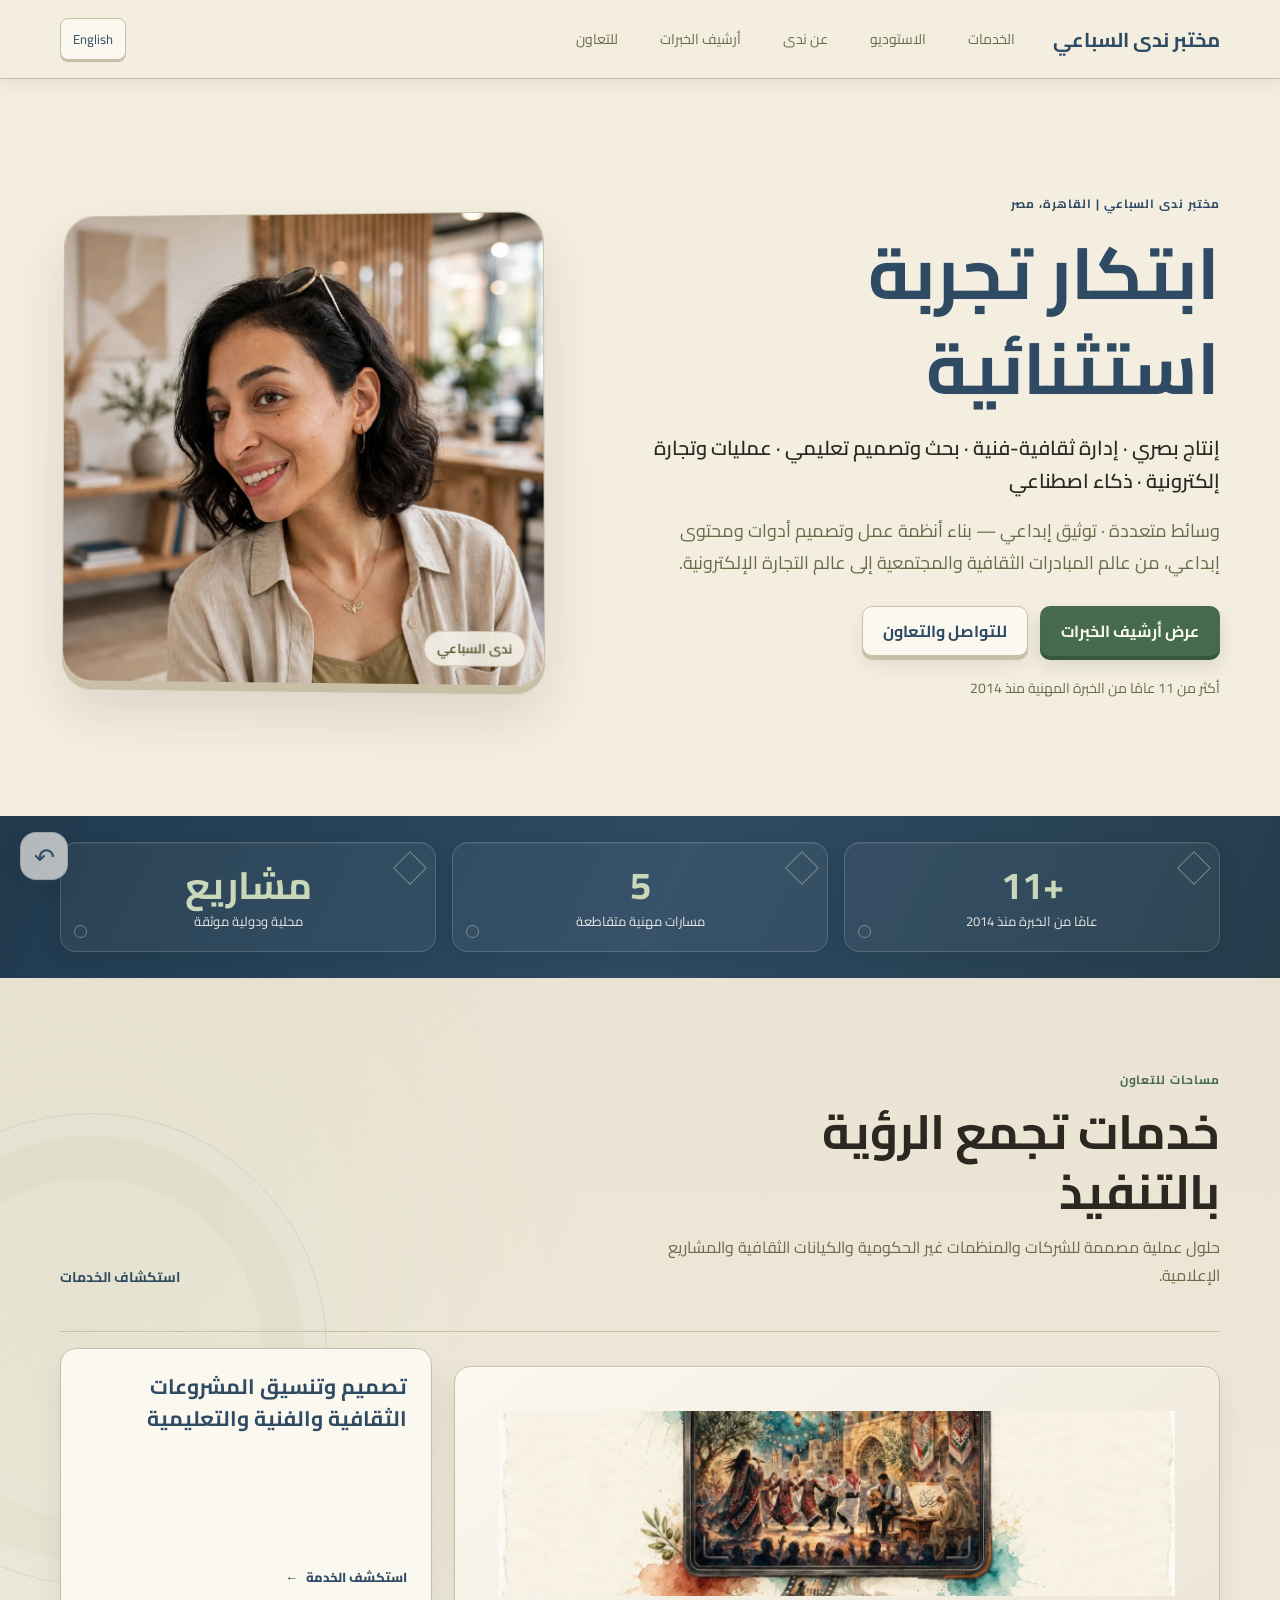
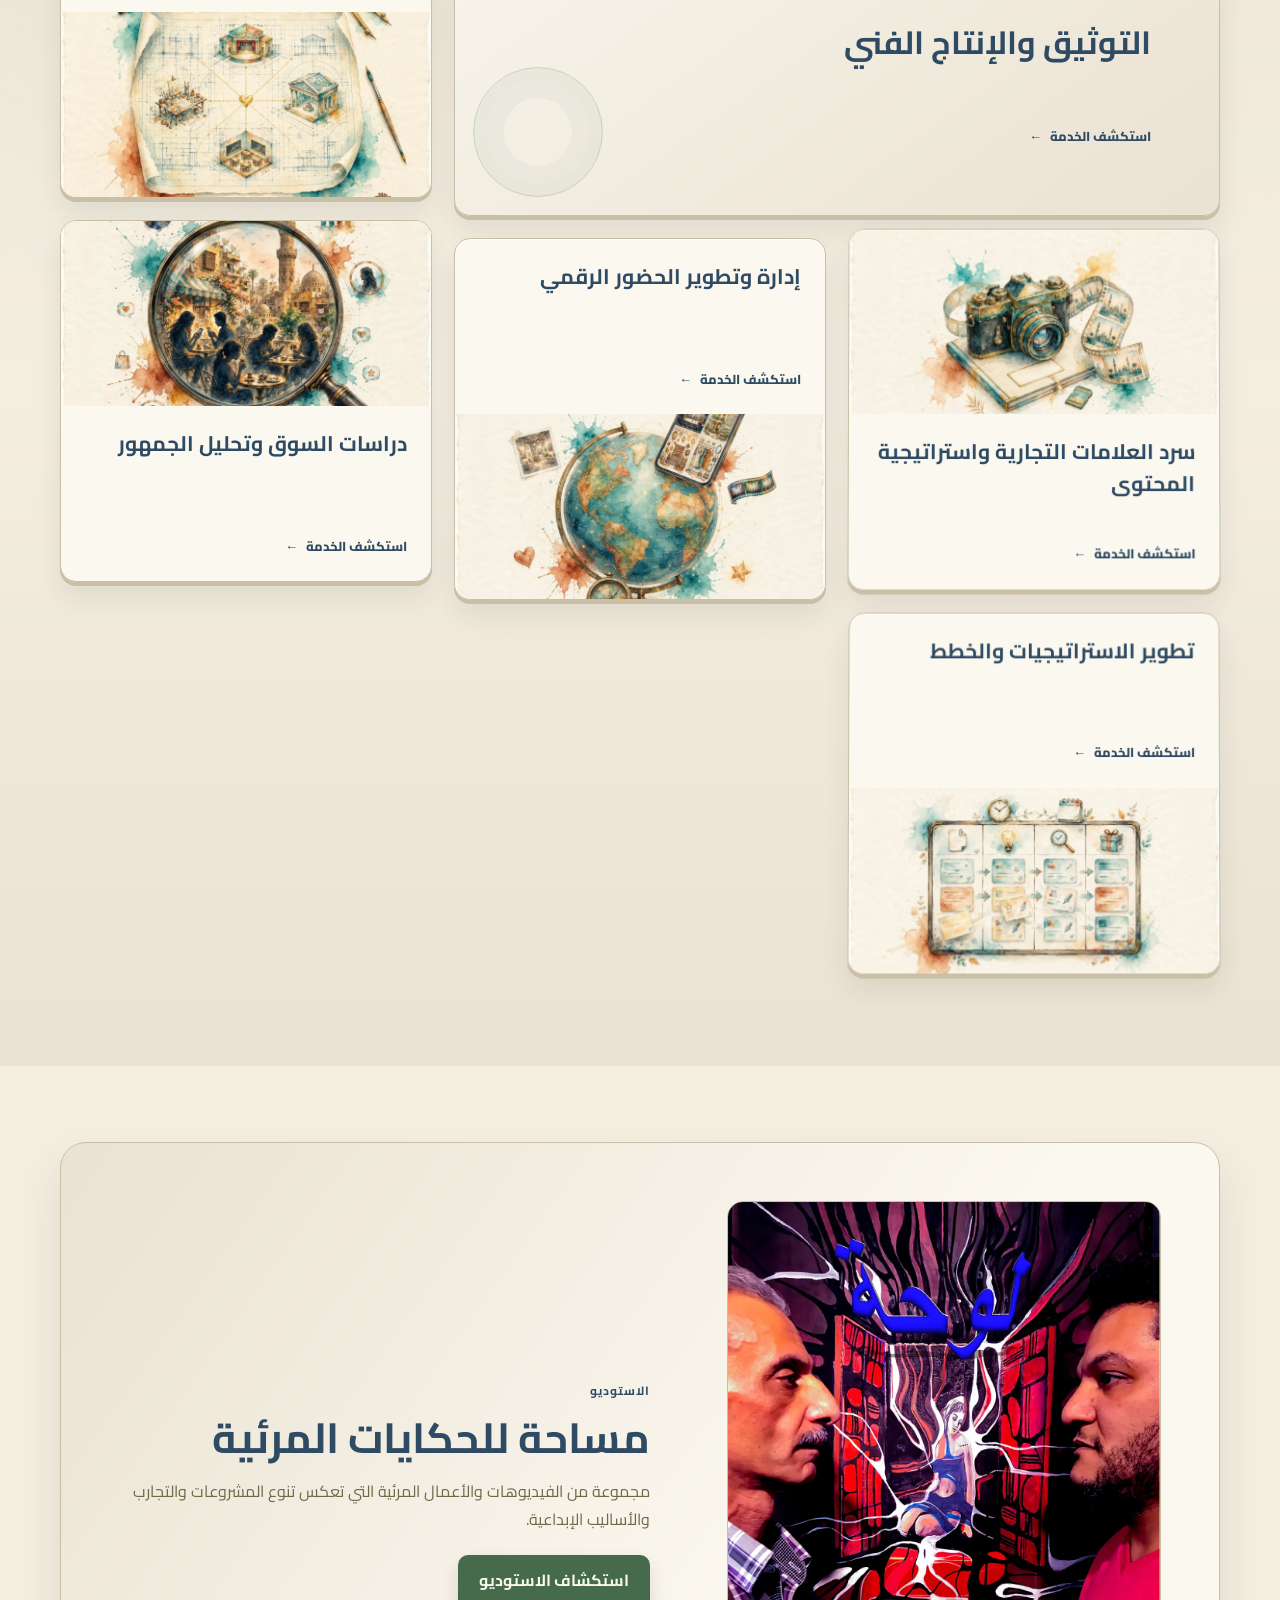
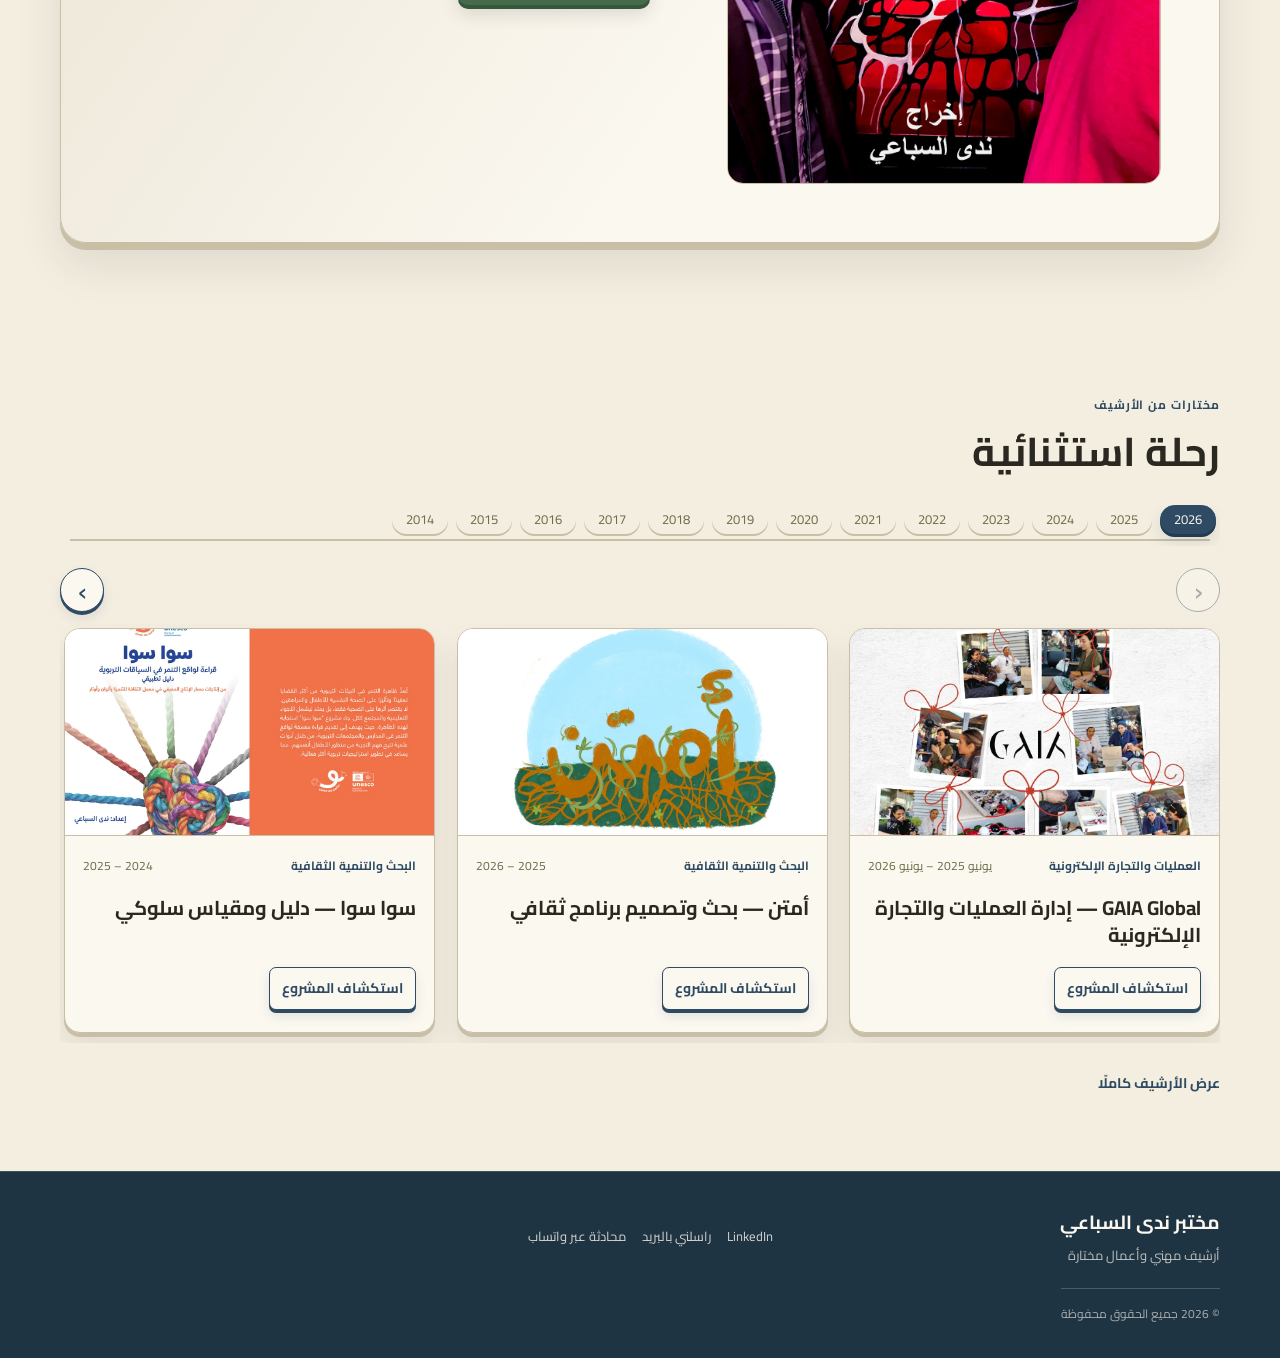
<file: index.html>
<!doctype html>
<html lang="ar" dir="rtl">
<head>
  <meta charset="utf-8">
  <meta name="viewport" content="width=device-width, initial-scale=1">
  <meta name="description" content="مختبر ندى السباعي — أرشيف الخبرات والمشاريع في العمليات والتجارة الإلكترونية، التنمية الثقافية، البحث، والإنتاج البصري.">
  <meta name="theme-color" content="#ffffff">
  <title>مختبر ندى السباعي | Nada Elsebaee Lab</title>
  <link rel="preconnect" href="https://fonts.googleapis.com">
  <link rel="preconnect" href="https://fonts.gstatic.com" crossorigin>
  <link href="https://fonts.googleapis.com/css2?family=Cairo:wght@400;500;600;700;800&display=swap" rel="stylesheet">
  <link rel="stylesheet" href="style.css">
</head>
<body data-page="home">
  <div id="site-header"></div>
  <main>
    <section class="hero wrap">
      <div class="hero-copy">
        <p class="eyebrow" data-home="eyebrow"></p>
        <h1 data-home="headline"></h1>
        <p class="hero-subtitle" data-home="subtitle"></p>
        <p class="hero-text" data-home="intro"></p>
        <div class="actions">
          <a class="button button-primary" href="archive.html" data-home="projectsCta"></a>
          <a class="button button-secondary" href="contact.html" data-home="contactCta"></a>
        </div>
        <p class="hero-proof" data-home="proof"></p>
      </div>
      <div class="hero-visual media-placeholder" role="img" data-home-aria="portraitAlt">
        <img class="hero-photo" src="assets/images/projects/assetsimagesnada-portrait.webp" alt="" fetchpriority="high" decoding="async">
        <span class="placeholder-caption hero-caption" data-home="portraitCaption"></span>
      </div>
    </section>

    <section class="proof-strip" aria-label="Highlights">
      <div class="wrap proof-grid">
        <div><strong data-home="statYears"></strong><span data-home="statYearsLabel"></span></div>
        <div><strong data-home="statFields"></strong><span data-home="statFieldsLabel"></span></div>
        <div><strong data-home="statPartners"></strong><span data-home="statPartnersLabel"></span></div>
      </div>
    </section>

    <section class="section home-services-section" aria-labelledby="home-services-title">
      <div class="wrap">
        <div class="section-heading">
          <div>
            <p class="eyebrow" data-copy="servicesEyebrow">مساحات للتعاون</p>
            <h2 id="home-services-title" data-copy="servicesTitle">خدمات تجمع الرؤية بالتنفيذ</h2>
            <p class="home-services-intro" data-copy="servicesIntro">حلول عملية مصممة للشركات والمنظمات غير الحكومية والكيانات الثقافية والمشاريع الإعلامية.</p>
          </div>
          <a class="text-link" href="services.html" data-copy="servicesMore">استكشاف الخدمات</a>
        </div>
        <div class="home-services-stage">
          <div class="service-grid home-service-grid" id="home-services"></div>
        </div>
      </div>
    </section>

    <section class="section home-studio-section" aria-labelledby="home-studio-title">
      <div class="wrap home-studio-panel">
        <div class="home-studio-art">
          <img class="home-studio-photo" src="assets/images/optimized/lawha.webp" alt="مشهد من فيلم لوحة" data-home-alt="studioImageAlt" loading="lazy" decoding="async">
        </div>
        <div class="home-studio-copy">
          <p class="eyebrow" data-copy="studioEyebrow"></p>
          <h2 id="home-studio-title" data-copy="studioTitle"></h2>
          <p data-copy="studioIntro"></p>
          <a class="button button-primary" href="studio.html" data-copy="studioCta"></a>
        </div>
      </div>
    </section>

    <section class="section wrap">
      <div class="section-heading">
        <div><p class="eyebrow" data-home="featuredEyebrow"></p><h2 data-home="featuredTitle"></h2></div>
      </div>
      <div class="experience-timeline" id="experience-timeline" aria-label="الخط الزمني للخبرات"></div>
      <div class="experience-carousel-controls">
        <button class="carousel-arrow carousel-arrow-previous" id="experience-previous" type="button" aria-label="الخبرة الأحدث">‹</button>
        <button class="carousel-arrow carousel-arrow-next" id="experience-next" type="button" aria-label="الخبرة الأقدم">›</button>
      </div>
      <div class="experience-carousel" id="experience-carousel">
        <div class="project-grid experience-track" id="featured-projects"></div>
      </div>
      <div class="home-archive-link">
        <a class="text-link" href="archive.html" data-home="viewArchive"></a>
      </div>
    </section>
  </main>
  <div id="site-footer"></div>
  <script src="content.js"></script>
  <script src="script.js"></script>
</body>
</html>
</file>
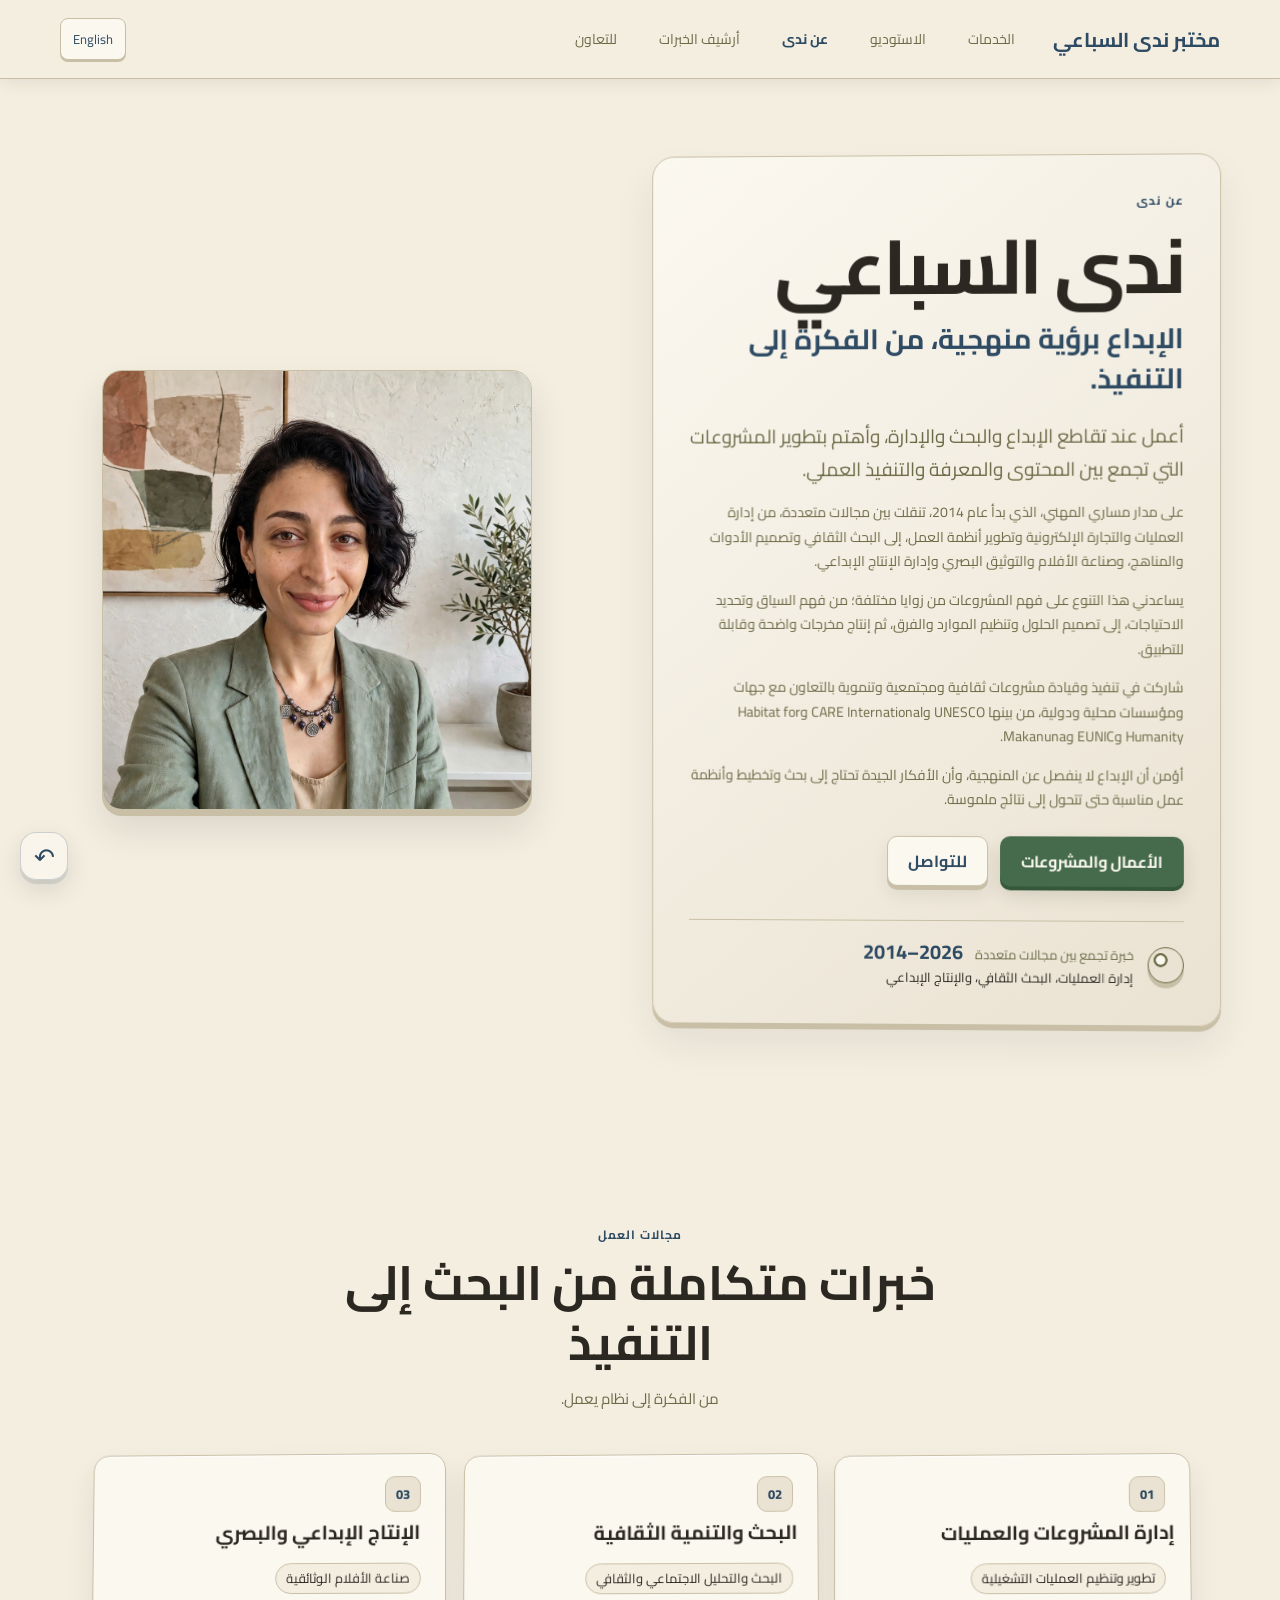
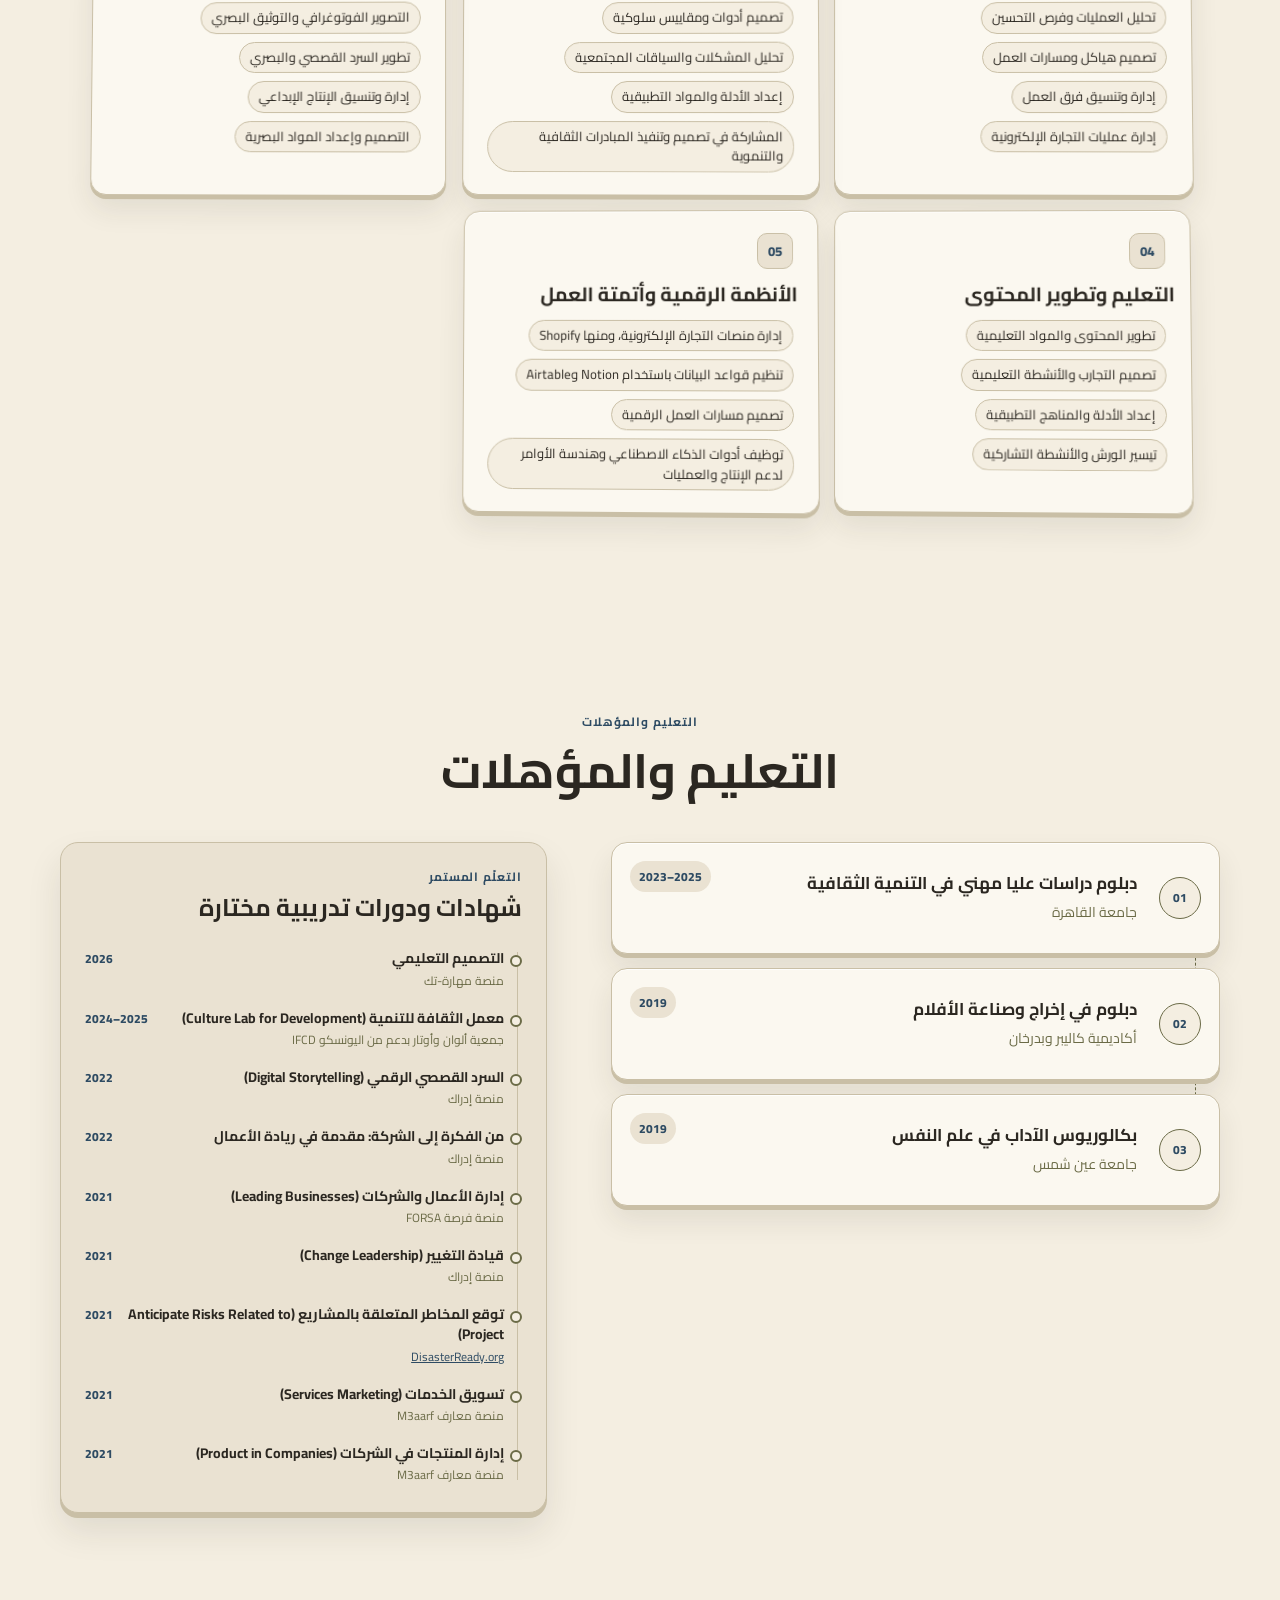
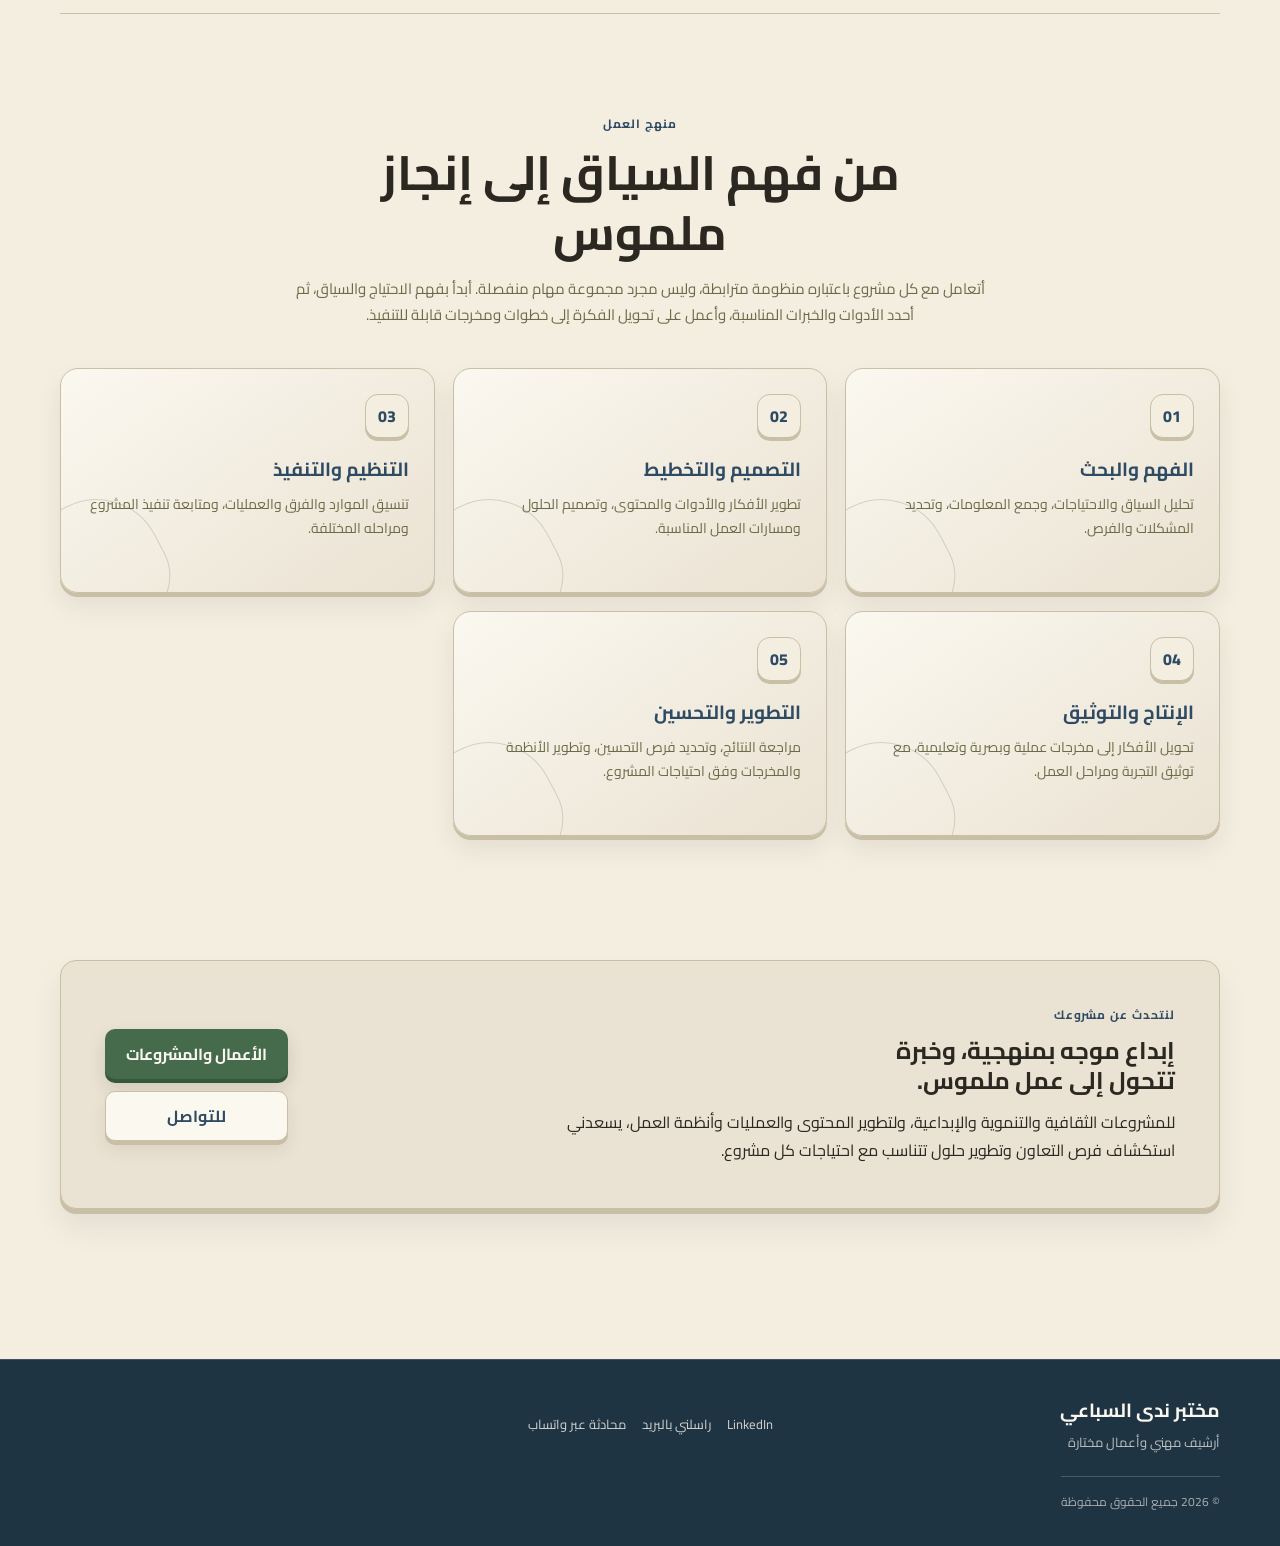
<file: about.html>
<!doctype html>
<html lang="ar" dir="rtl">
<head>
  <meta charset="utf-8">
  <meta name="viewport" content="width=device-width, initial-scale=1">
  <meta name="description" content="ندى السباعي تعمل عند تقاطع الإبداع والبحث والإدارة، بخبرة في المشروعات الثقافية والإنتاج الإبداعي والتعليمي والعمليات الرقمية منذ 2014.">
  <title>ندى السباعي | كتابة المحتوى والمشروعات الثقافية والإنتاج البصري</title>
  <link rel="preconnect" href="https://fonts.googleapis.com">
  <link rel="preconnect" href="https://fonts.gstatic.com" crossorigin>
  <link href="https://fonts.googleapis.com/css2?family=Cairo:wght@400;500;600;700;800&display=swap" rel="stylesheet">
  <link rel="stylesheet" href="style.css">
  <script type="application/ld+json">
    {
      "@context": "https://schema.org",
      "@type": "AboutPage",
      "name": "About Nada Elsebaee",
      "mainEntity": {
        "@type": "Person",
        "name": "Nada Elsebaee",
        "alternateName": "SOUAD (NADA) AHMED EL-SEBAEE",
        "jobTitle": "Writer, cultural project designer, and visual producer",
        "sameAs": [
          "https://linkedin.com/in/nada-elsebaee-25632b138"
        ],
        "knowsAbout": [
          "Project and operations management",
          "Cultural project design and coordination",
          "Cultural and social research",
          "Screenwriting and editorial content",
          "Educational content",
          "Visual production and documentation",
          "Digital workflows and e-commerce"
        ]
      }
    }
  </script>
</head>
<body data-page="about">
  <div id="site-header"></div>
  <main class="wrap page-main about-main">
    <section class="about-hero" aria-labelledby="about-title">
      <header class="about-hero-copy">
        <p class="eyebrow" data-copy="aboutEyebrow">عن ندى</p>
        <h1 id="about-title" data-copy="aboutTitle">ندى السباعي</h1>
        <p class="about-subtitle" data-about="subtitle">الإبداع برؤية منهجية، من الفكرة إلى التنفيذ.</p>
        <p class="lead about-lead" data-about="intro">أعمل عند تقاطع الإبداع والبحث والإدارة، وأهتم بتطوير المشروعات التي تجمع بين المحتوى والمعرفة والتنفيذ العملي.</p>
        <p class="about-bio-detail" data-about="experienceStory">على مدار مساري المهني، الذي بدأ عام 2014، تنقلت بين مجالات متعددة، من إدارة العمليات والتجارة الإلكترونية وتطوير أنظمة العمل، إلى البحث الثقافي وتصميم الأدوات والمناهج، وصناعة الأفلام والتوثيق البصري وإدارة الإنتاج الإبداعي.</p>
        <p class="about-bio-detail" data-about="projectStory">يساعدني هذا التنوع على فهم المشروعات من زوايا مختلفة؛ من فهم السياق وتحديد الاحتياجات، إلى تصميم الحلول وتنظيم الموارد والفرق، ثم إنتاج مخرجات واضحة وقابلة للتطبيق.</p>
        <p class="about-bio-detail" data-about="partnersStory">شاركت في تنفيذ وقيادة مشروعات ثقافية ومجتمعية وتنموية بالتعاون مع جهات ومؤسسات محلية ودولية، من بينها UNESCO وCARE International وHabitat for Humanity وEUNIC وMakanuna.</p>
        <p class="about-bio-detail" data-about="beliefStory">أؤمن أن الإبداع لا ينفصل عن المنهجية، وأن الأفكار الجيدة تحتاج إلى بحث وتخطيط وأنظمة عمل مناسبة حتى تتحول إلى نتائج ملموسة.</p>
        <div class="about-actions">
          <a class="button button-primary" href="archive.html" data-about="workCta">الأعمال والمشروعات</a>
          <a class="button button-secondary" href="contact.html" data-about="contactCta">للتواصل</a>
        </div>
        <div class="about-experience">
          <span class="about-experience-mark" aria-hidden="true"></span>
          <div>
            <span class="about-experience-label" data-about="experienceLabel">خبرة تجمع بين مجالات متعددة</span>
            <strong data-about="experienceValue" dir="ltr">2014–2026</strong>
            <span data-about="experienceCaption">إدارة العمليات، البحث الثقافي، والإنتاج الإبداعي</span>
          </div>
        </div>
      </header>
      <div class="about-hero-visual">
        <img class="about-hero-photo" src="assets/images/projects/assetsimagesnada-portrait (4).webp" alt="صورة شخصية مهنية لندى السباعي" decoding="async">
      </div>
    </section>

    <section class="about-section about-expertise-section" aria-labelledby="competencies-title">
      <header class="about-section-heading">
        <p class="eyebrow" data-about="competenciesEyebrow">مجالات العمل</p>
        <h2 id="competencies-title" data-about="competenciesTitle">خبرات متكاملة من البحث إلى التنفيذ</h2>
        <p class="about-section-summary" data-about="competenciesSummary">من الفكرة إلى نظام يعمل.</p>
      </header>
      <div class="about-expertise-graphic">
        <div class="about-competencies" id="about-competencies"></div>
      </div>
    </section>

    <section class="about-section about-learning-section" aria-labelledby="education-title">
      <header class="about-section-heading">
        <p class="eyebrow" data-about="educationEyebrow">التعليم والمؤهلات</p>
        <h2 id="education-title" data-about="educationTitle">التعليم والمؤهلات</h2>
      </header>
      <ol class="about-education-list" id="about-education"></ol>
      <aside class="about-training-rail" aria-labelledby="training-title">
        <div class="about-training-heading">
          <p class="eyebrow" data-about="trainingEyebrow">التعلّم المستمر</p>
          <h2 id="training-title" data-about="trainingTitle">شهادات ودورات تدريبية مختارة</h2>
        </div>
        <ol class="about-training-list" id="about-trainings"></ol>
      </aside>
    </section>

    <section class="about-section about-approach-section" aria-labelledby="approach-title">
      <header class="about-section-heading">
        <p class="eyebrow" data-about="approachEyebrow">منهج العمل</p>
        <h2 id="approach-title" data-about="approachTitle">من فهم السياق إلى إنجاز ملموس</h2>
        <p class="about-section-summary" data-about="approachIntro">أتعامل مع كل مشروع باعتباره منظومة مترابطة، وليس مجرد مجموعة مهام منفصلة. أبدأ بفهم الاحتياج والسياق، ثم أحدد الأدوات والخبرات المناسبة، وأعمل على تحويل الفكرة إلى خطوات ومخرجات قابلة للتنفيذ.</p>
      </header>
      <div class="about-approach-grid" id="about-approach"></div>
    </section>

    <section class="about-cta" aria-labelledby="about-cta-title">
      <div class="about-cta-copy">
        <p class="eyebrow" data-about="ctaEyebrow">لنتحدث عن مشروعك</p>
        <h2 id="about-cta-title" data-about="ctaTitle">إبداع موجه بمنهجية، وخبرة تتحول إلى عمل ملموس.</h2>
        <p data-about="ctaText">للمشروعات الثقافية والتنموية والإبداعية، ولتطوير المحتوى والعمليات وأنظمة العمل، يسعدني استكشاف فرص التعاون وتطوير حلول تتناسب مع احتياجات كل مشروع.</p>
      </div>
      <div class="about-cta-actions">
        <a class="button button-primary" href="archive.html" data-about="workCta">الأعمال والمشروعات</a>
        <a class="button button-secondary" href="contact.html" data-about="contactCta">للتواصل</a>
      </div>
    </section>
  </main>
  <div id="site-footer"></div>
  <script src="content.js"></script>
  <script src="script.js"></script>
</body>
</html>
</file>
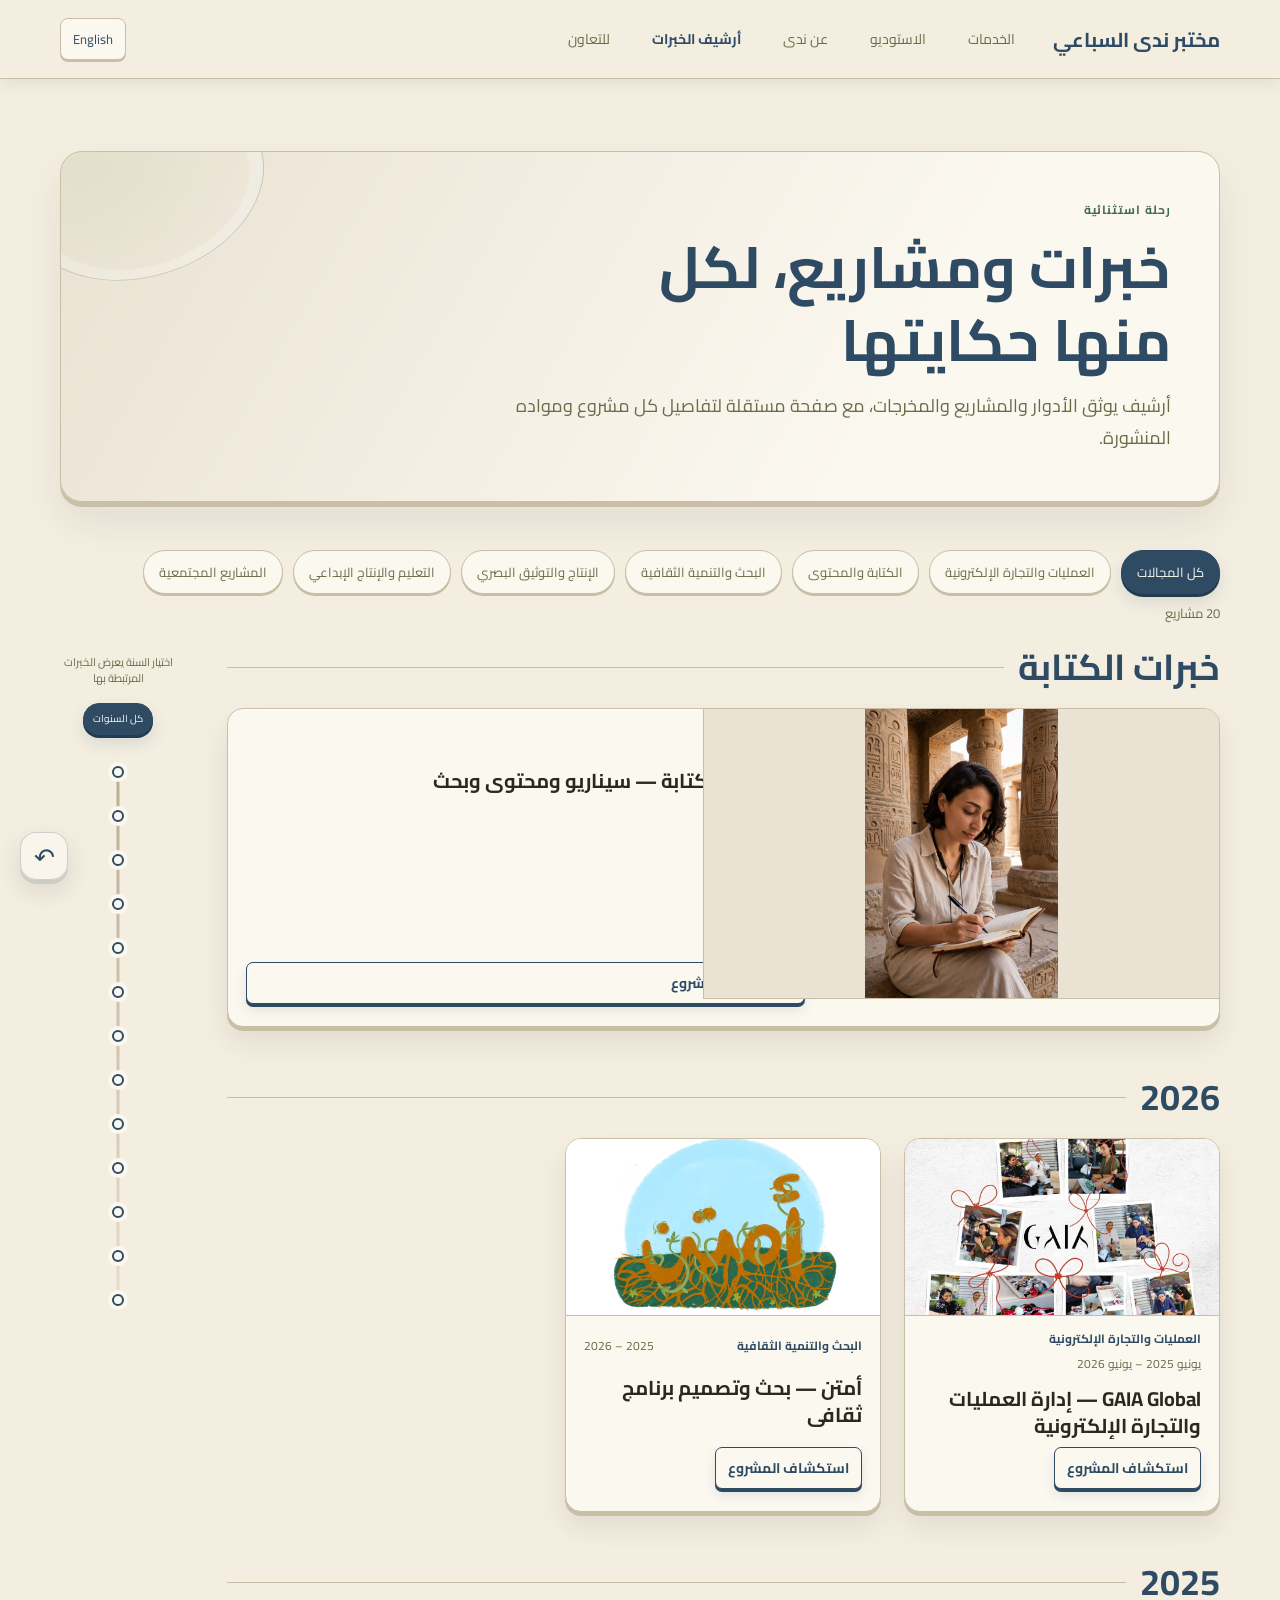
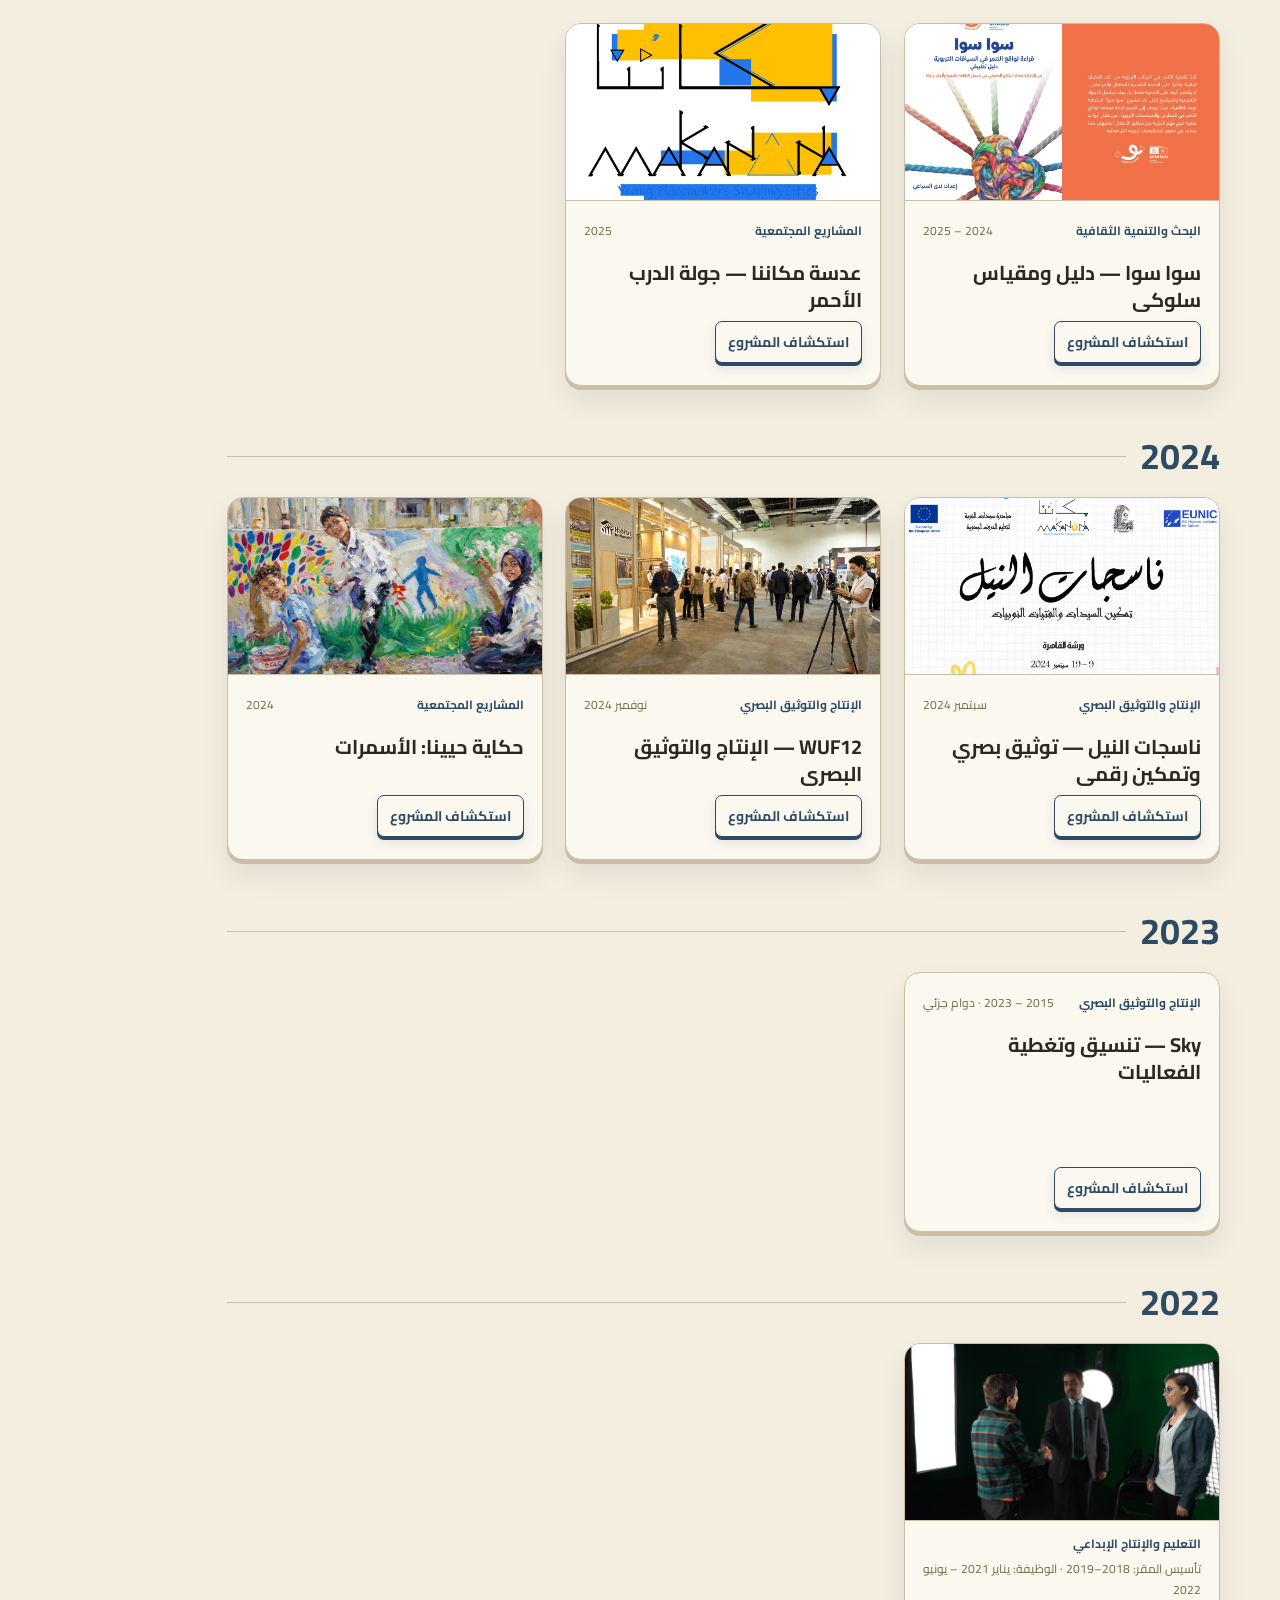
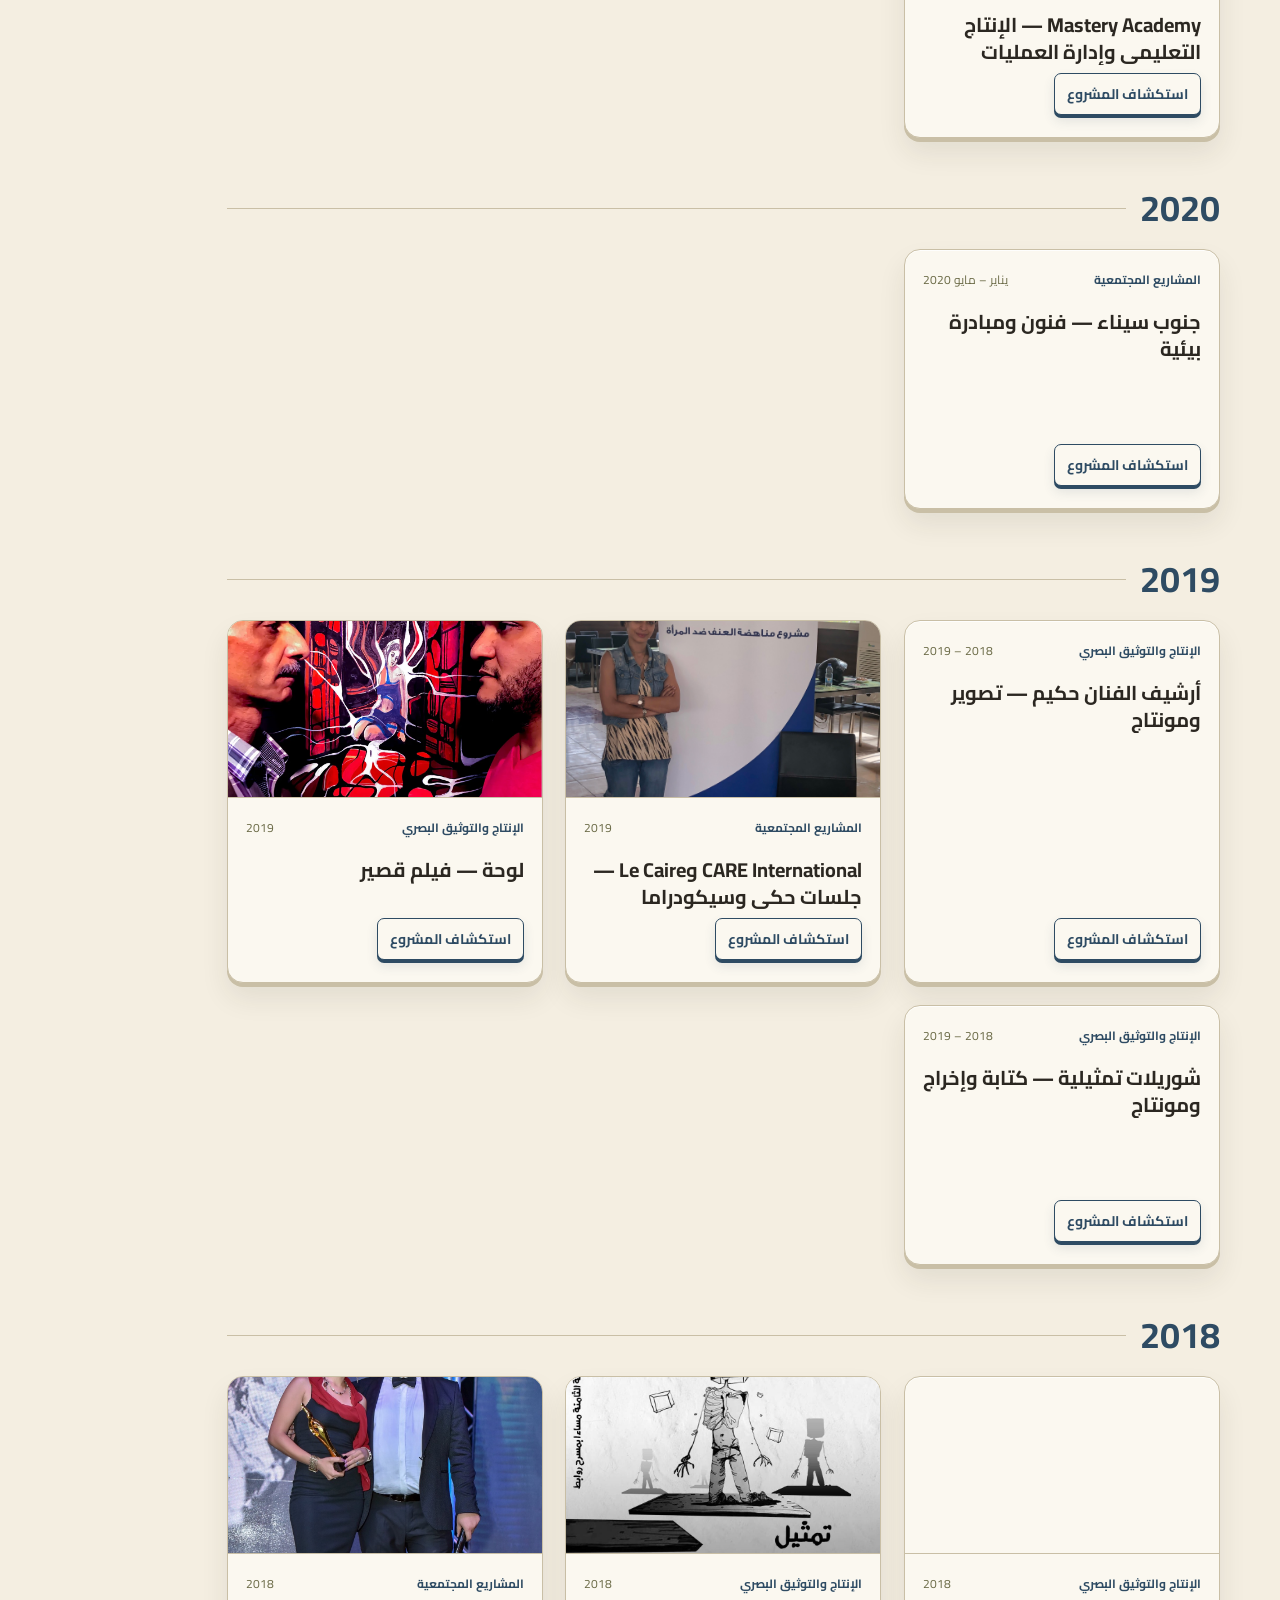
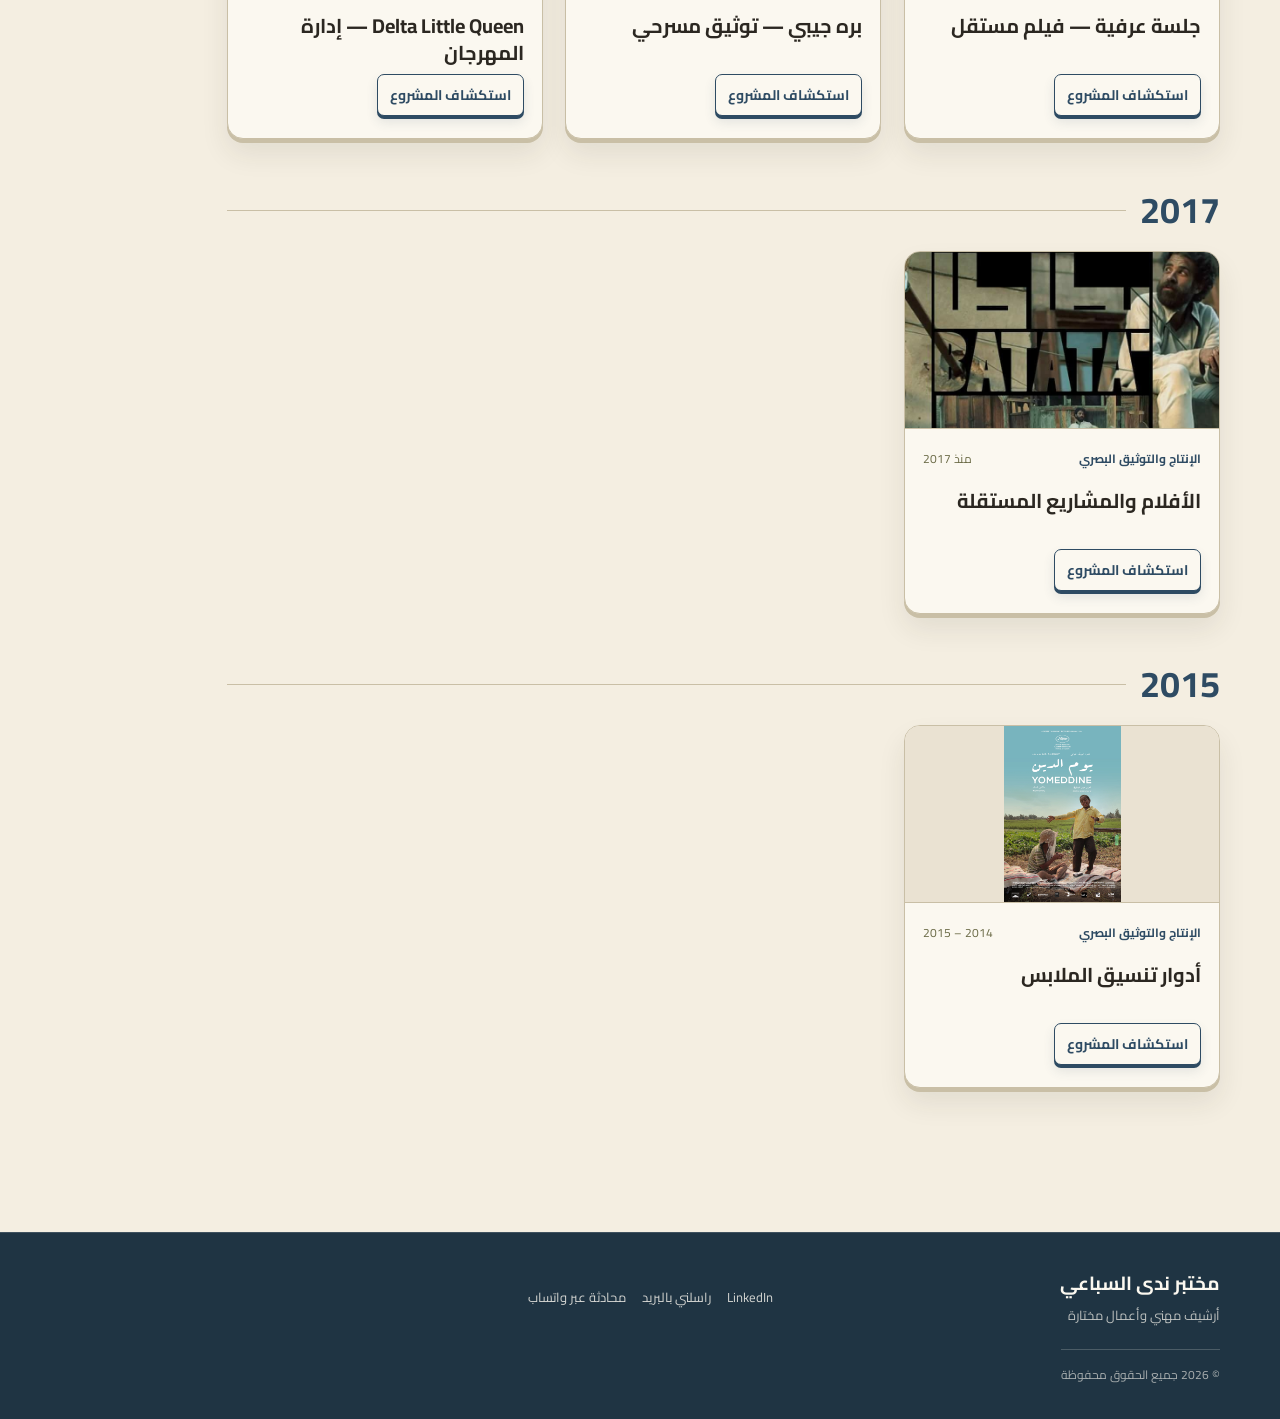
<file: archive.html>
<!doctype html>
<html lang="ar" dir="rtl">
<head>
  <meta charset="utf-8">
  <meta name="viewport" content="width=device-width, initial-scale=1">
  <meta name="description" content="أرشيف خبرات ومشاريع ندى السباعي.">
  <title>أرشيف الخبرات والمشاريع | مختبر ندى السباعي</title>
  <link rel="preconnect" href="https://fonts.googleapis.com">
  <link rel="preconnect" href="https://fonts.gstatic.com" crossorigin>
  <link href="https://fonts.googleapis.com/css2?family=Cairo:wght@400;500;600;700;800&display=swap" rel="stylesheet">
  <link rel="stylesheet" href="style.css">
</head>
<body data-page="archive">
  <div id="site-header"></div>
  <main class="wrap page-main">
    <header class="page-intro">
      <p class="eyebrow" data-copy="archiveEyebrow"></p>
      <h1 data-copy="archiveTitle"></h1>
      <p class="lead" data-copy="archiveIntro"></p>
    </header>
    <div class="archive-toolbar">
      <div class="filter-bar" id="archive-filters" role="group"></div>
      <p class="results-count" id="results-count" aria-live="polite"></p>
    </div>
    <div class="timeline-layout">
      <nav class="year-timeline" id="year-timeline" aria-label="الخط الزمني حسب السنة"></nav>
      <section class="timeline-results" id="archive-results" aria-live="polite"></section>
    </div>
  </main>
  <div id="site-footer"></div>
  <script src="content.js"></script>
  <script src="script.js"></script>
</body>
</html>
</file>
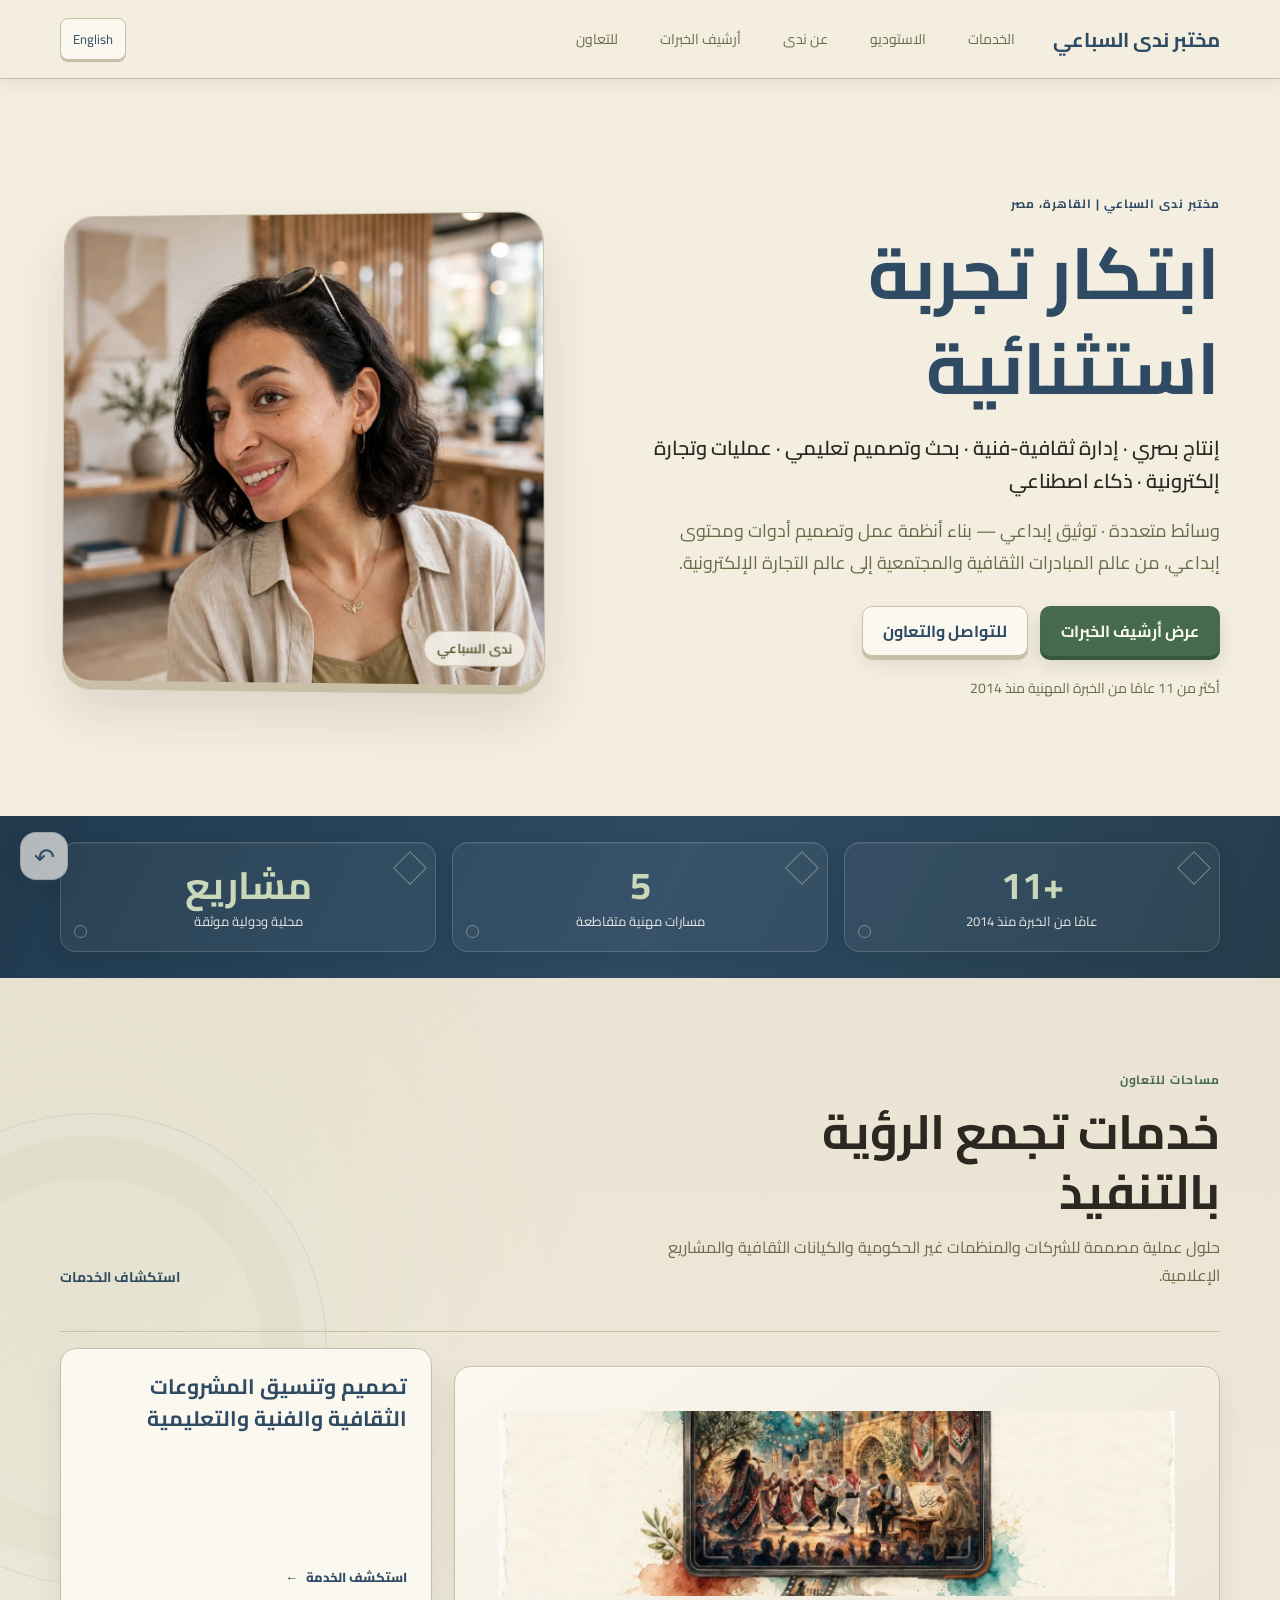
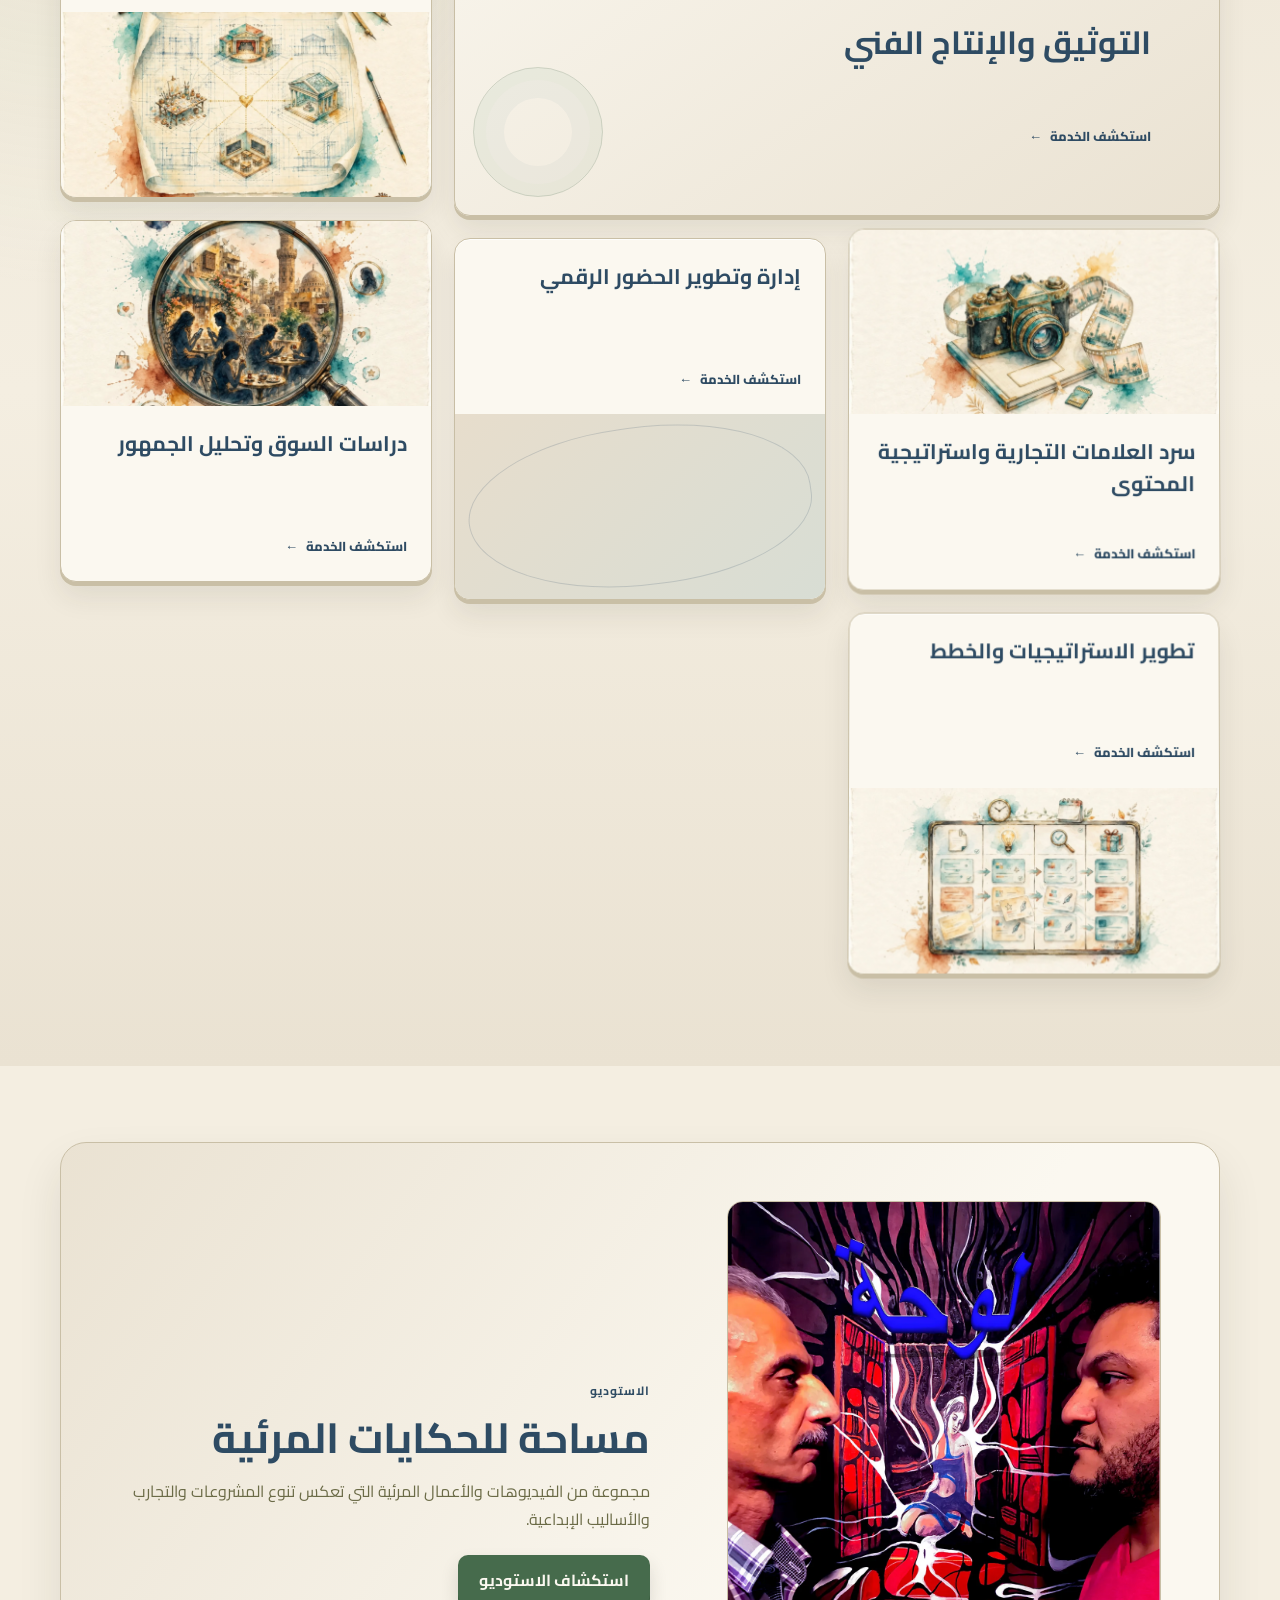
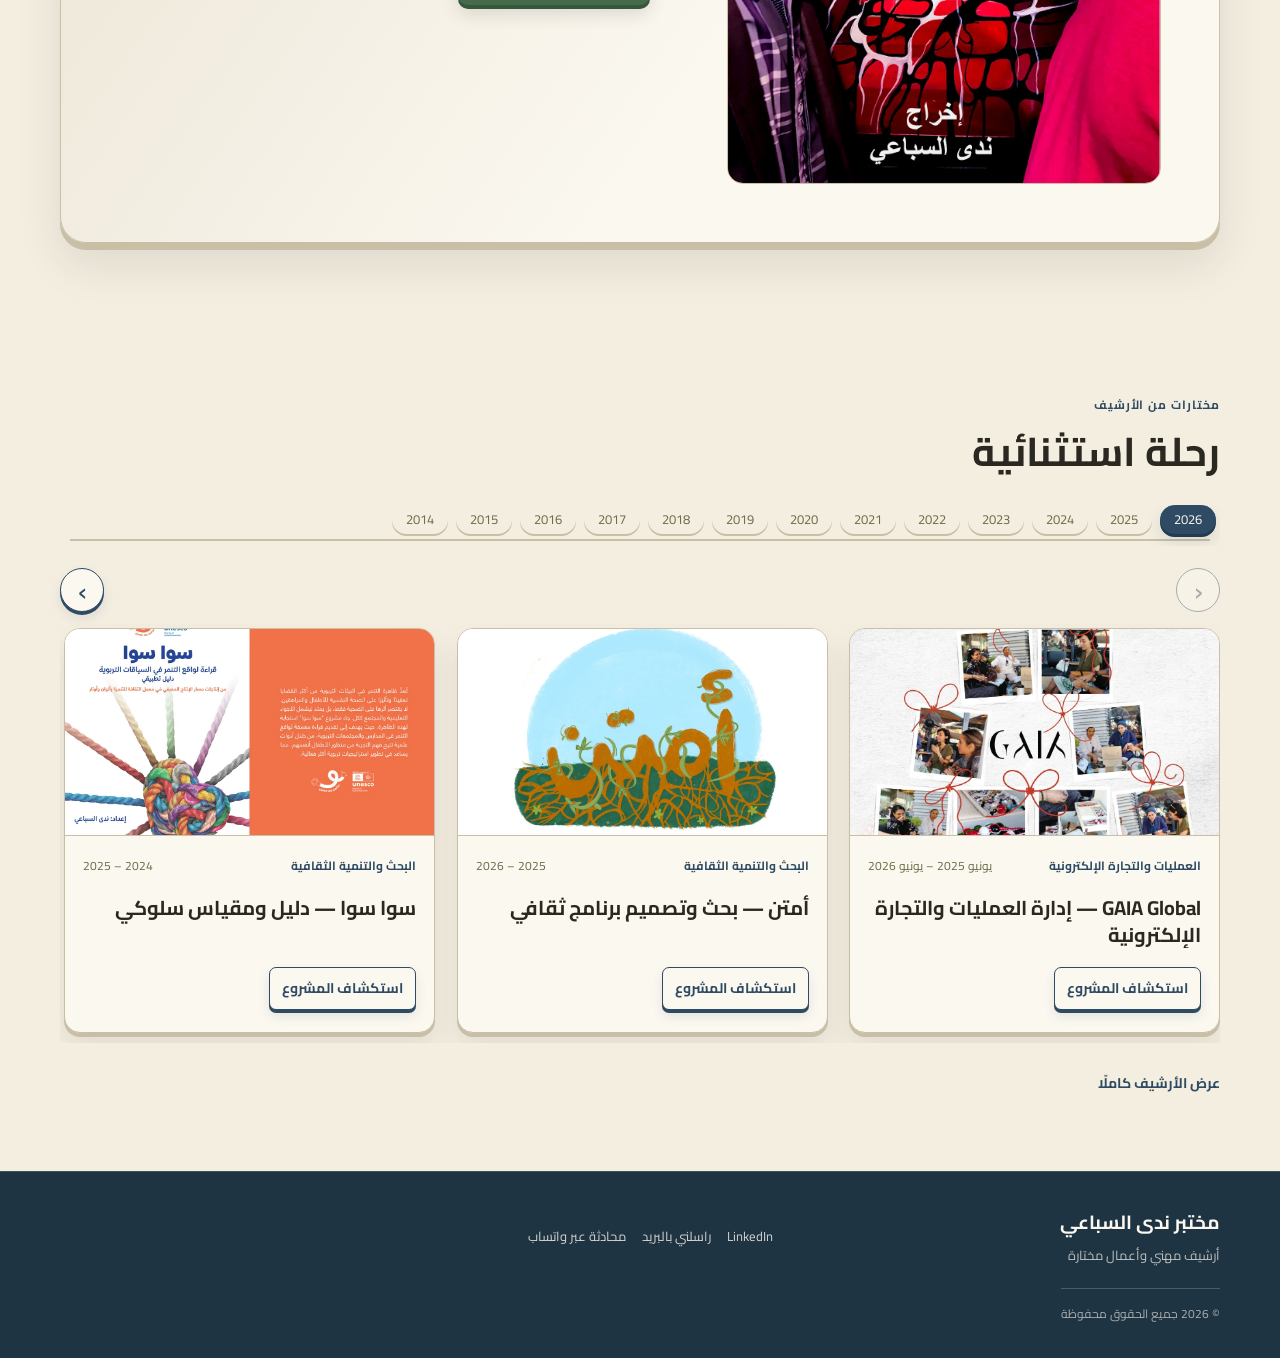
<file: articles.html>
<!doctype html>
<html lang="ar" dir="rtl">
<head>
  <meta charset="utf-8">
  <meta name="viewport" content="width=device-width, initial-scale=1">
  <meta name="robots" content="noindex, nofollow">
  <meta name="description" content="مقالات وأدلة عملية في العمليات، وتصميم التعلّم، والتوثيق البصري، والثقافة والإعلام.">
  <title>مدونة | مختبر ندى السباعي</title>
  <link rel="preconnect" href="https://fonts.googleapis.com">
  <link rel="preconnect" href="https://fonts.gstatic.com" crossorigin>
  <link href="https://fonts.googleapis.com/css2?family=Cairo:wght@400;500;600;700;800&display=swap" rel="stylesheet">
  <link rel="stylesheet" href="style.css">
</head>
<body data-page="articles">
  <div id="site-header"></div>
  <main class="wrap page-main">
    <header class="page-intro">
      <p class="eyebrow" data-copy="articlesEyebrow"></p>
      <h1 data-copy="articlesTitle"></h1>
      <p class="lead" data-copy="articlesIntro"></p>
    </header>
    <section class="section blog-section" aria-labelledby="blog-title">
      <div class="section-heading">
        <div>
          <p class="eyebrow" data-copy="blogEyebrow"></p>
          <h2 id="blog-title" data-copy="blogTitle"></h2>
          <p class="articles-section-intro" data-copy="blogIntro"></p>
        </div>
      </div>
      <div id="blog-filters" class="blog-filters" role="group" aria-label="تصنيف المقالات"></div>
      <div id="blog-posts" class="blog-post-grid"></div>
    </section>
    <aside class="newsletter-panel" aria-labelledby="newsletter-title">
      <div class="newsletter-mark" aria-hidden="true">N</div>
      <div class="newsletter-copy">
        <p class="eyebrow" data-copy="newsletterEyebrow"></p>
        <h2 id="newsletter-title" data-copy="newsletterTitle"></h2>
        <p data-copy="newsletterText"></p>
      </div>
      <a class="button button-primary is-hidden" id="substack-link" target="_blank" rel="noopener noreferrer" data-copy="newsletterCta"></a>
    </aside>
    <section class="section articles-published-section" aria-labelledby="published-title">
      <div class="section-heading">
        <div>
          <p class="eyebrow" data-copy="publishedEyebrow"></p>
          <h2 id="published-title" data-copy="publishedTitle"></h2>
          <p class="articles-section-intro" data-copy="publishedIntro"></p>
        </div>
      </div>
      <div id="published-list" class="published-work-grid"></div>
    </section>
  </main>
  <div id="site-footer"></div>
  <script src="content.js"></script>
  <script src="script.js"></script>
</body>
</html>
</file>
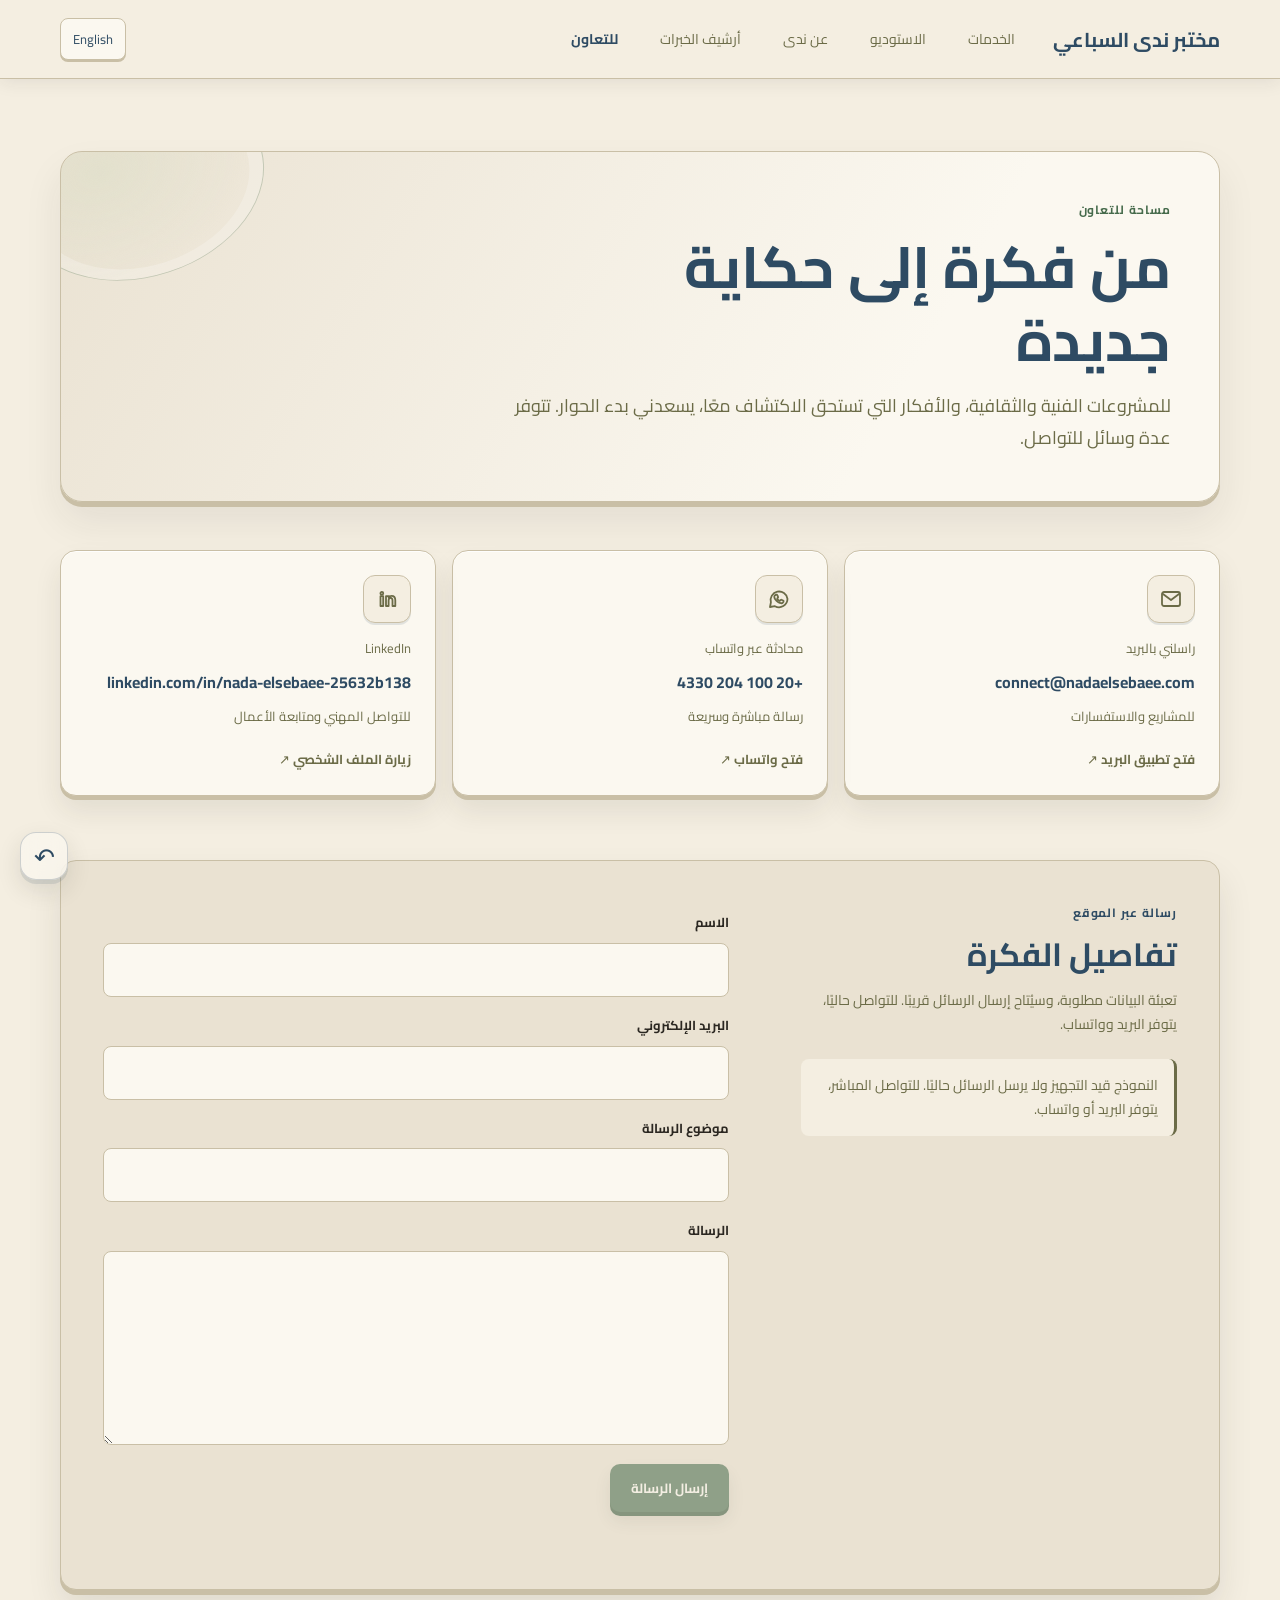
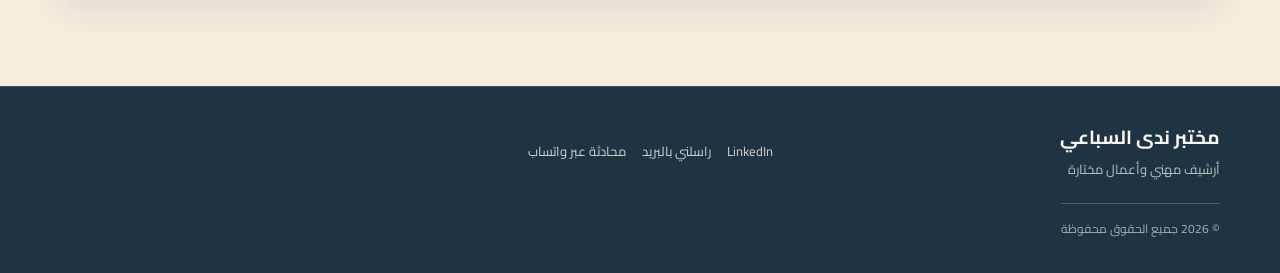
<file: contact.html>
<!doctype html>
<html lang="ar" dir="rtl">
<head>
  <meta charset="utf-8">
  <meta name="viewport" content="width=device-width, initial-scale=1">
  <meta name="description" content="مساحة للتعاون وطرق التواصل مع مختبر ندى السباعي.">
  <title>التعاون | مختبر ندى السباعي</title>
  <link rel="preconnect" href="https://fonts.googleapis.com">
  <link rel="preconnect" href="https://fonts.gstatic.com" crossorigin>
  <link href="https://fonts.googleapis.com/css2?family=Cairo:wght@400;500;600;700;800&display=swap" rel="stylesheet">
  <link rel="stylesheet" href="style.css">
</head>
<body data-page="contact">
  <div id="site-header"></div>
  <main class="wrap page-main contact-main">
    <header class="page-intro">
      <p class="eyebrow" data-copy="contactEyebrow"></p>
      <h1 data-copy="contactTitle"></h1>
      <p class="lead" data-copy="contactIntro"></p>
    </header>
    <div class="contact-cards" id="contact-cards"></div>
    <section class="contact-form-section">
      <div class="contact-form-intro">
        <p class="eyebrow" data-copy="formEyebrow"></p>
        <h2 data-copy="formTitle"></h2>
        <p data-copy="formIntro"></p>
        <p class="contact-form-note" data-copy="formSetupPending"></p>
      </div>
      <form class="contact-form" id="contact-form">
        <label for="contact-name" data-copy="formNameLabel"></label>
        <input id="contact-name" name="name" type="text" autocomplete="name" required maxlength="120">

        <label for="contact-email" data-copy="formEmailLabel"></label>
        <input id="contact-email" name="email" type="email" autocomplete="email" required maxlength="254">

        <label for="contact-subject" data-copy="formSubjectLabel"></label>
        <input id="contact-subject" name="subject" type="text" required maxlength="160">

        <label for="contact-message" data-copy="formMessageLabel"></label>
        <textarea id="contact-message" name="message" rows="6" required maxlength="5000"></textarea>

        <button class="button button-primary" id="contact-submit" type="submit" data-copy="formSubmit"></button>
        <p class="form-status" id="form-status" role="status" aria-live="polite"></p>
      </form>
    </section>
  </main>
  <div id="site-footer"></div>
  <script src="content.js"></script>
  <script src="script.js"></script>
</body>
</html>
</file>
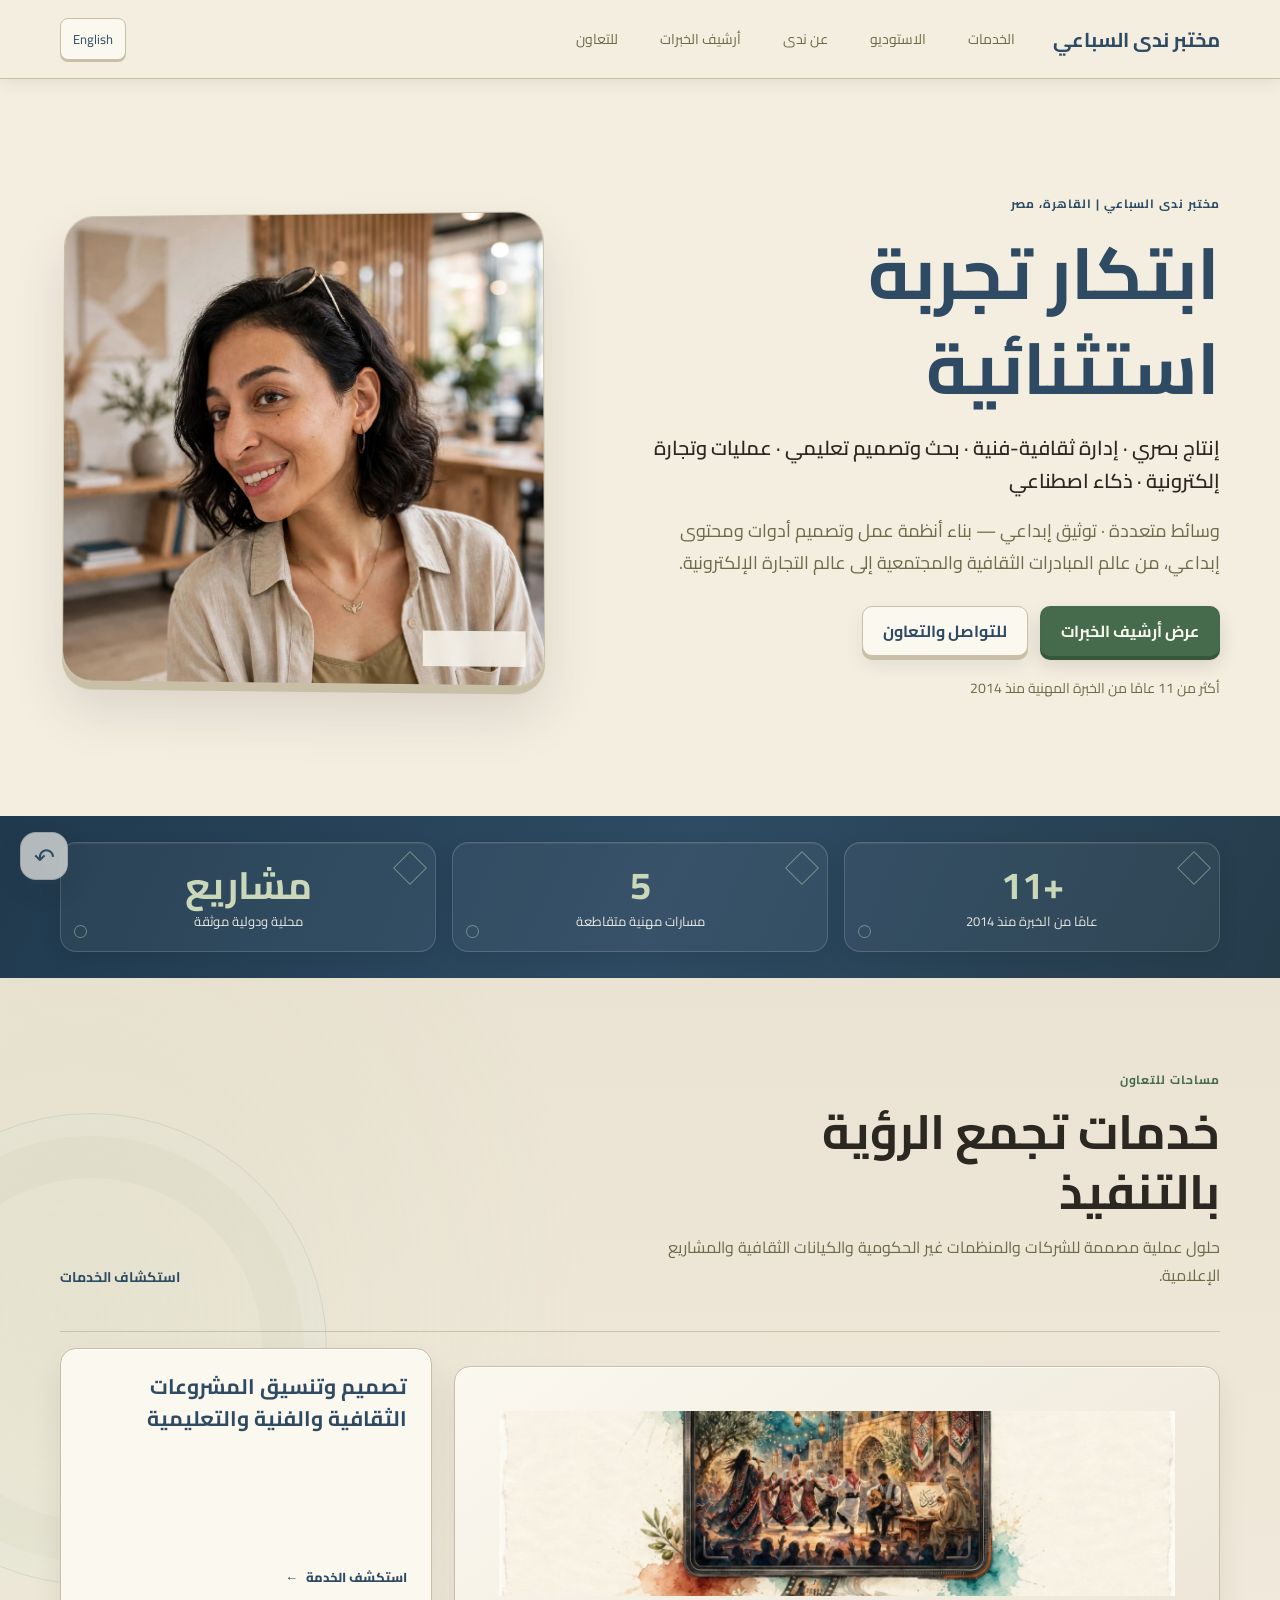
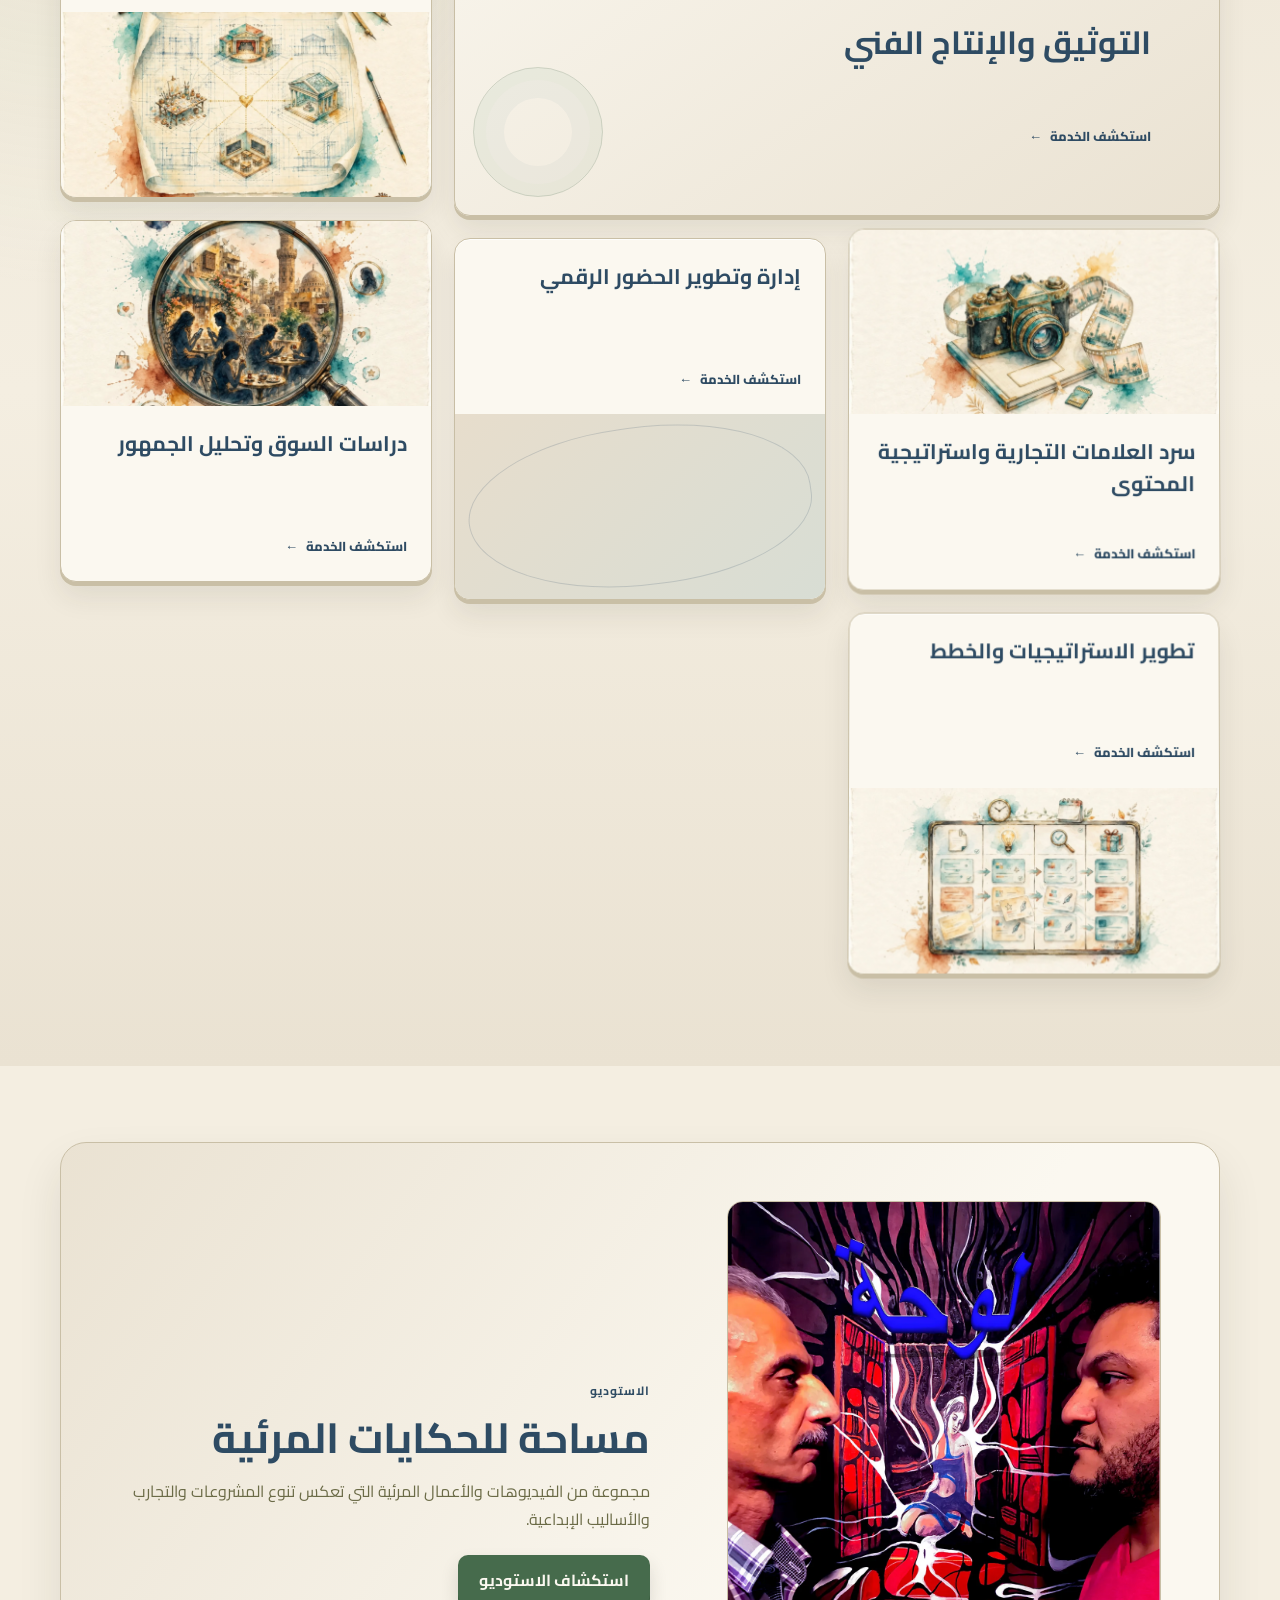
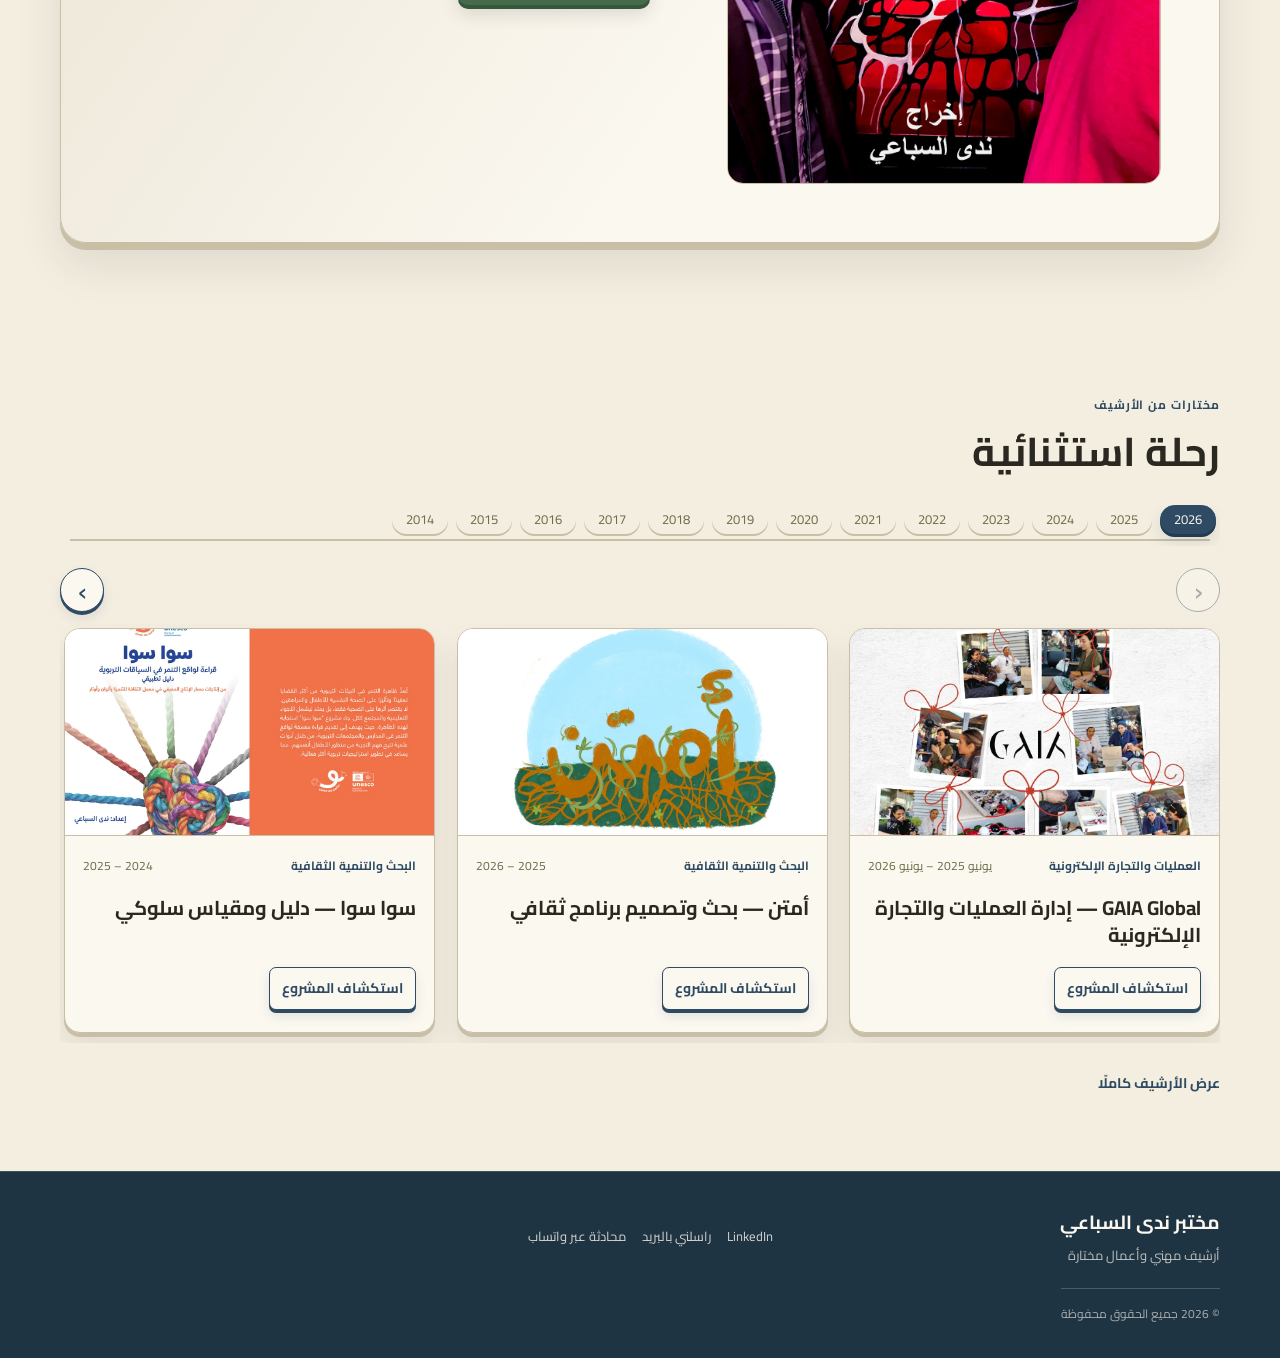
<file: field-documentation-shot-list.html>
<!doctype html>
<html lang="ar" dir="rtl">
<head>
  <meta charset="utf-8">
  <meta name="viewport" content="width=device-width, initial-scale=1">
  <meta name="robots" content="noindex, nofollow">
  <meta name="description" content="قائمة تصوير ميداني تساعد على توثيق المكان والعملية والتفاصيل والمخرجات مع احترام الموافقات والخصوصية.">
  <meta property="og:type" content="article">
  <meta property="og:title" content="قائمة تصوير ميداني بسيطة: خمس لقطات تحكي سياق المشروع">
  <meta property="og:description" content="خطة خفيفة للعودة من الفعالية بمادة مفهومة، لا بمجموعة صور متشابهة.">
  <title>قائمة تصوير ميداني بسيطة: خمس لقطات تحكي سياق المشروع | مختبر ندى السباعي</title>
  <link rel="preconnect" href="https://fonts.googleapis.com">
  <link rel="preconnect" href="https://fonts.gstatic.com" crossorigin>
  <link href="https://fonts.googleapis.com/css2?family=Cairo:wght@400;500;600;700;800&display=swap" rel="stylesheet">
  <link rel="stylesheet" href="style.css">
</head>
<body data-page="article" data-article-slug="field-documentation-shot-list">
  <div id="site-header"></div>
  <main class="wrap page-main article-main">
    <article id="article-detail" class="article-page">
      <nav class="article-breadcrumb" aria-label="مسار الصفحة"><a href="articles.html">المدونة</a><span> / </span><span class="article-category">التوثيق البصري</span></nav>
      <header class="article-page-header">
        <div class="blog-post-meta"><span class="blog-post-category article-category">التوثيق البصري</span><span class="blog-post-read-time article-read-time">3 دقائق للقراءة</span></div>
        <h1 class="article-title">قائمة تصوير ميداني بسيطة: خمس لقطات تحكي سياق المشروع</h1>
        <p class="lead article-page-excerpt">خطة خفيفة للعودة من الفعالية بمادة مفهومة، لا بمجموعة صور متشابهة.</p>
      </header>
      <figure class="article-cover">
        <div class="article-cover-art article-cover-art-visual" role="img" aria-label="رسم توضيحي لقائمة لقطات التوثيق">
          <span class="article-cover-art-shape article-cover-art-shape-one"></span>
          <span class="article-cover-art-shape article-cover-art-shape-two"></span>
          <span class="article-cover-art-title">التوثيق البصري</span>
        </div>
        <figcaption class="article-cover-caption">من المكان إلى تفاصيل العمل والمخرج</figcaption>
      </figure>
      <div class="article-page-body">
        <p class="article-page-introduction">قبل التصوير، يُتفق مع الفريق على غرض الصور، والأشخاص المسموح بتصويرهم، وطريقة حفظ الملفات. لا تُصوّر المشاركين أو الأطفال من دون موافقة واضحة ومناسبة.</p>
        <ol class="blog-post-steps article-page-steps">
          <li class="blog-post-step"><h2>لقطة للمكان</h2><p>صورة واسعة توضّح أين يجري النشاط، مع تجنب إظهار معلومات أو أشخاص لا توجد موافقة على تصويرهم.</p></li>
          <li class="blog-post-step"><h2>لقطة للعملية</h2><p>تُصوّر خطوة من خطوات النشاط أو التجهيز، بعد التأكد من أن التصوير مسموح.</p></li>
          <li class="blog-post-step"><h2>لقطة للتفاصيل</h2><p>تُلتقط الأدوات أو المواد أو المخرجات عن قرب؛ فهذه اللقطات تضيف تنوعًا وتشرح ما يصعب رؤيته في الصورة الواسعة.</p></li>
          <li class="blog-post-step"><h2>لقطة للتفاعل بموافقة</h2><p>إذا كان ظهور الأشخاص جزءًا من القصة، تُراجع موافقتهم وحدود استخدام الصور قبل الالتقاط والنشر.</p></li>
          <li class="blog-post-step"><h2>لقطة للمخرج</h2><p>يُوثق ما أنجزه الفريق أو ما سيبقى بعد الفعالية، ثم يُسجل اسم الملف والتاريخ والسياق.</p></li>
        </ol>
        <aside class="blog-post-try"><strong>تطبيق عملي</strong><p>تُكتب بجانب كل لقطة جملة واحدة توضّح المعلومة التي ستضيفها للقصة. عند تكرار الجملة، يُفضّل تغيير نوع اللقطة.</p></aside>
        <div class="article-image-gallery" id="article-image-gallery"></div>
      </div>
    </article>
  </main>
  <div id="site-footer"></div>
  <script src="content.js"></script>
  <script src="script.js"></script>
</body>
</html>
</file>
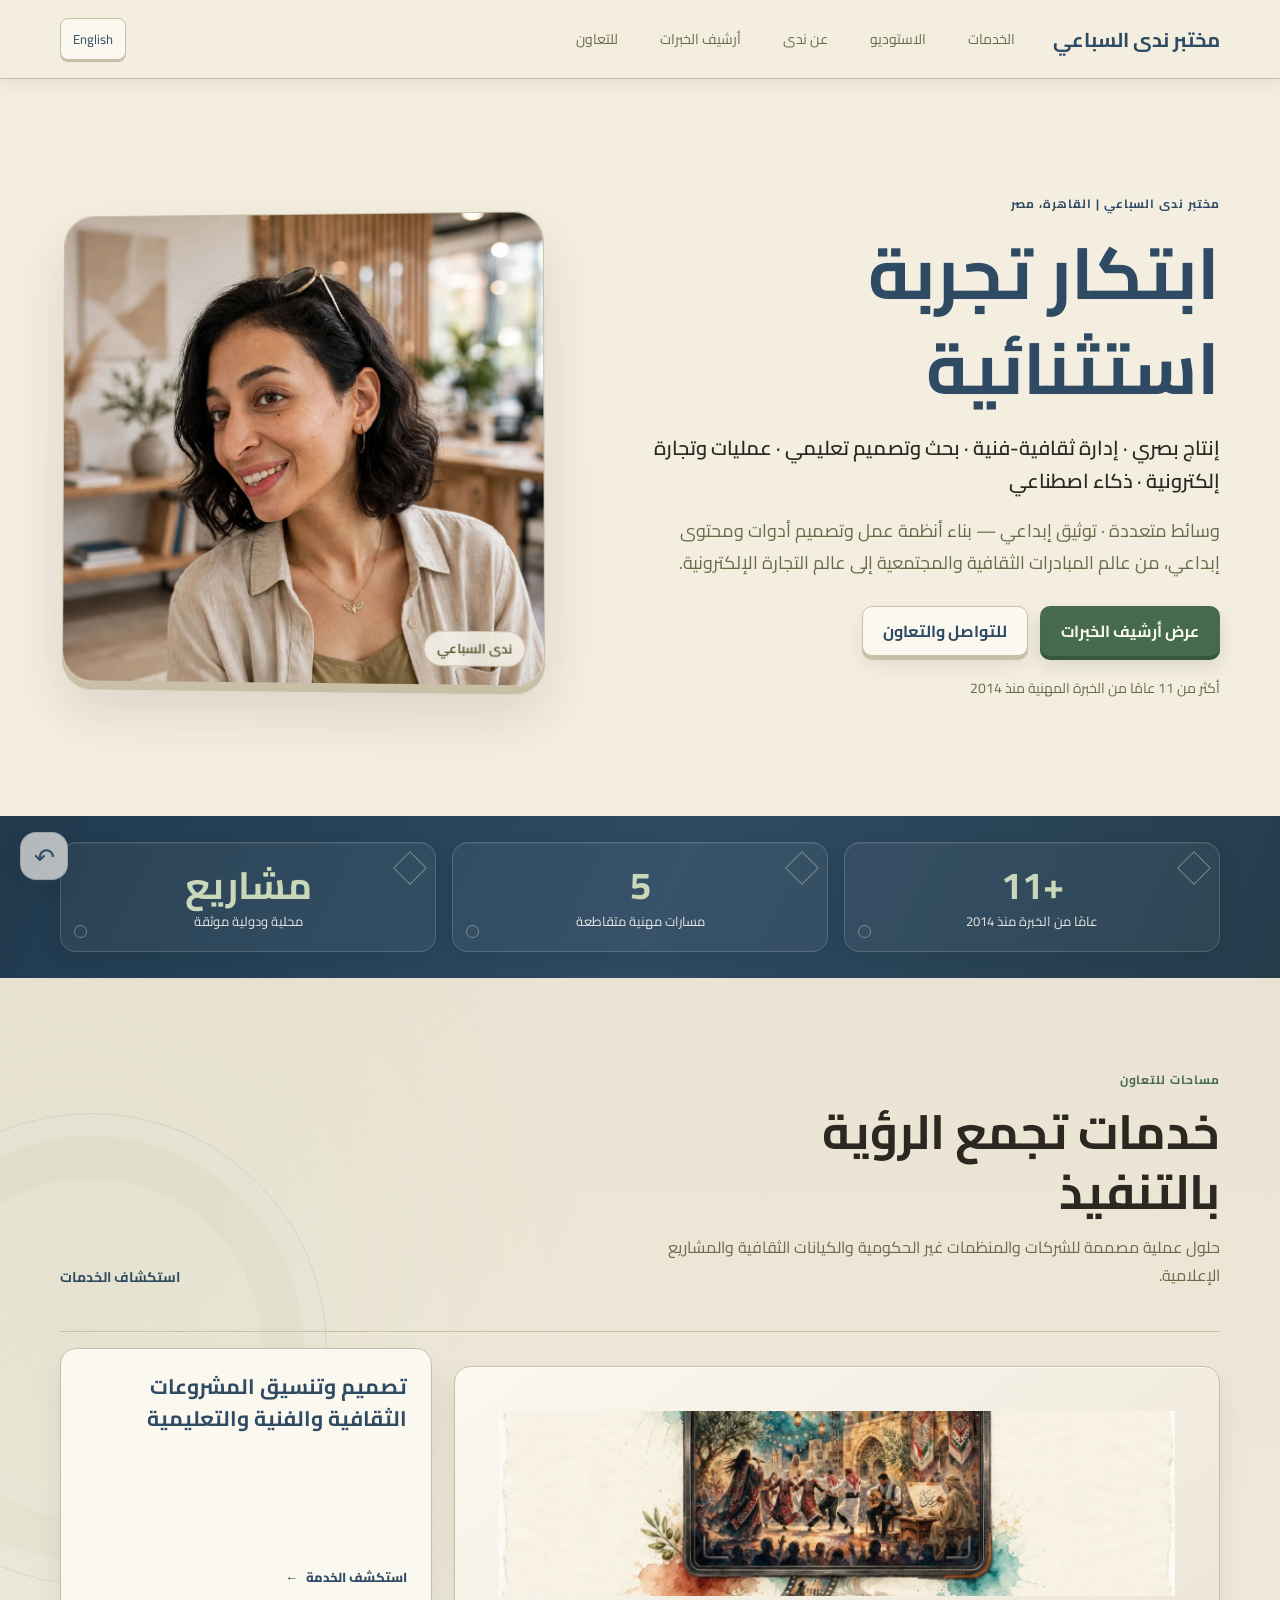
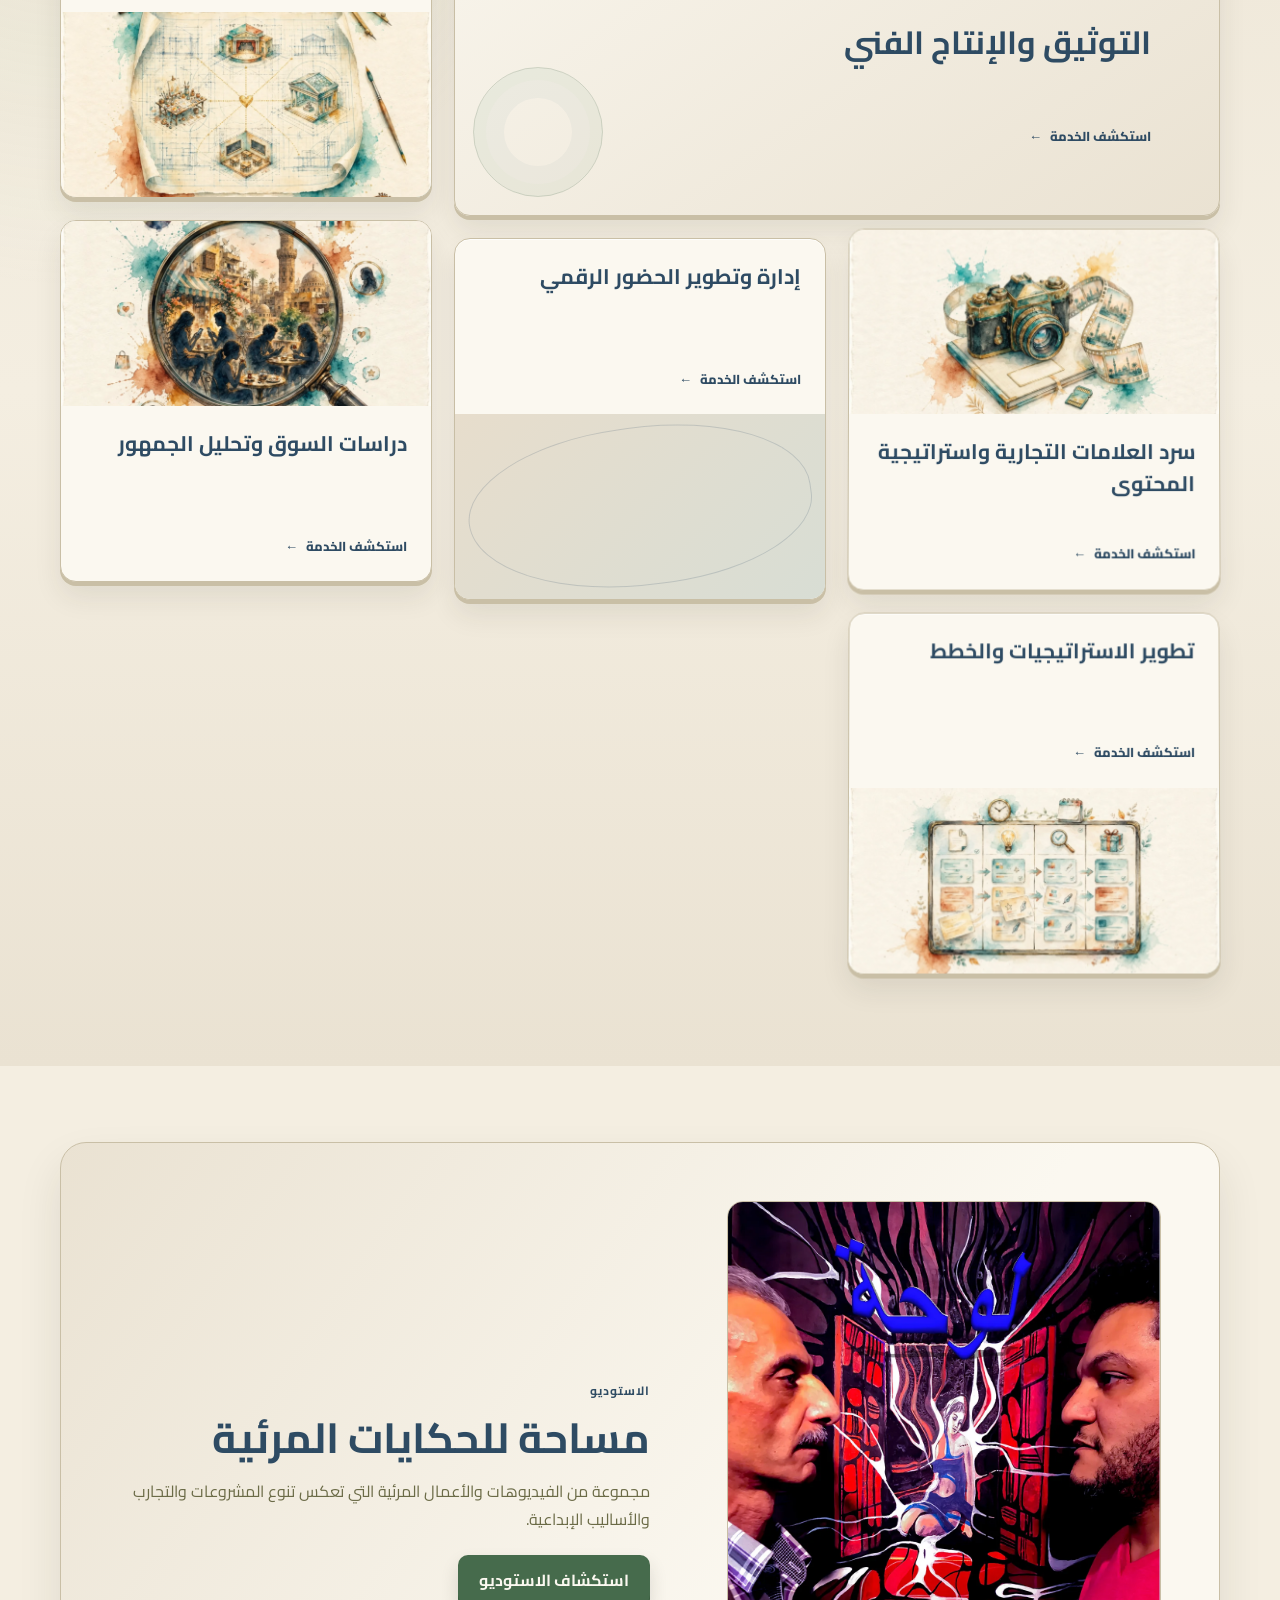
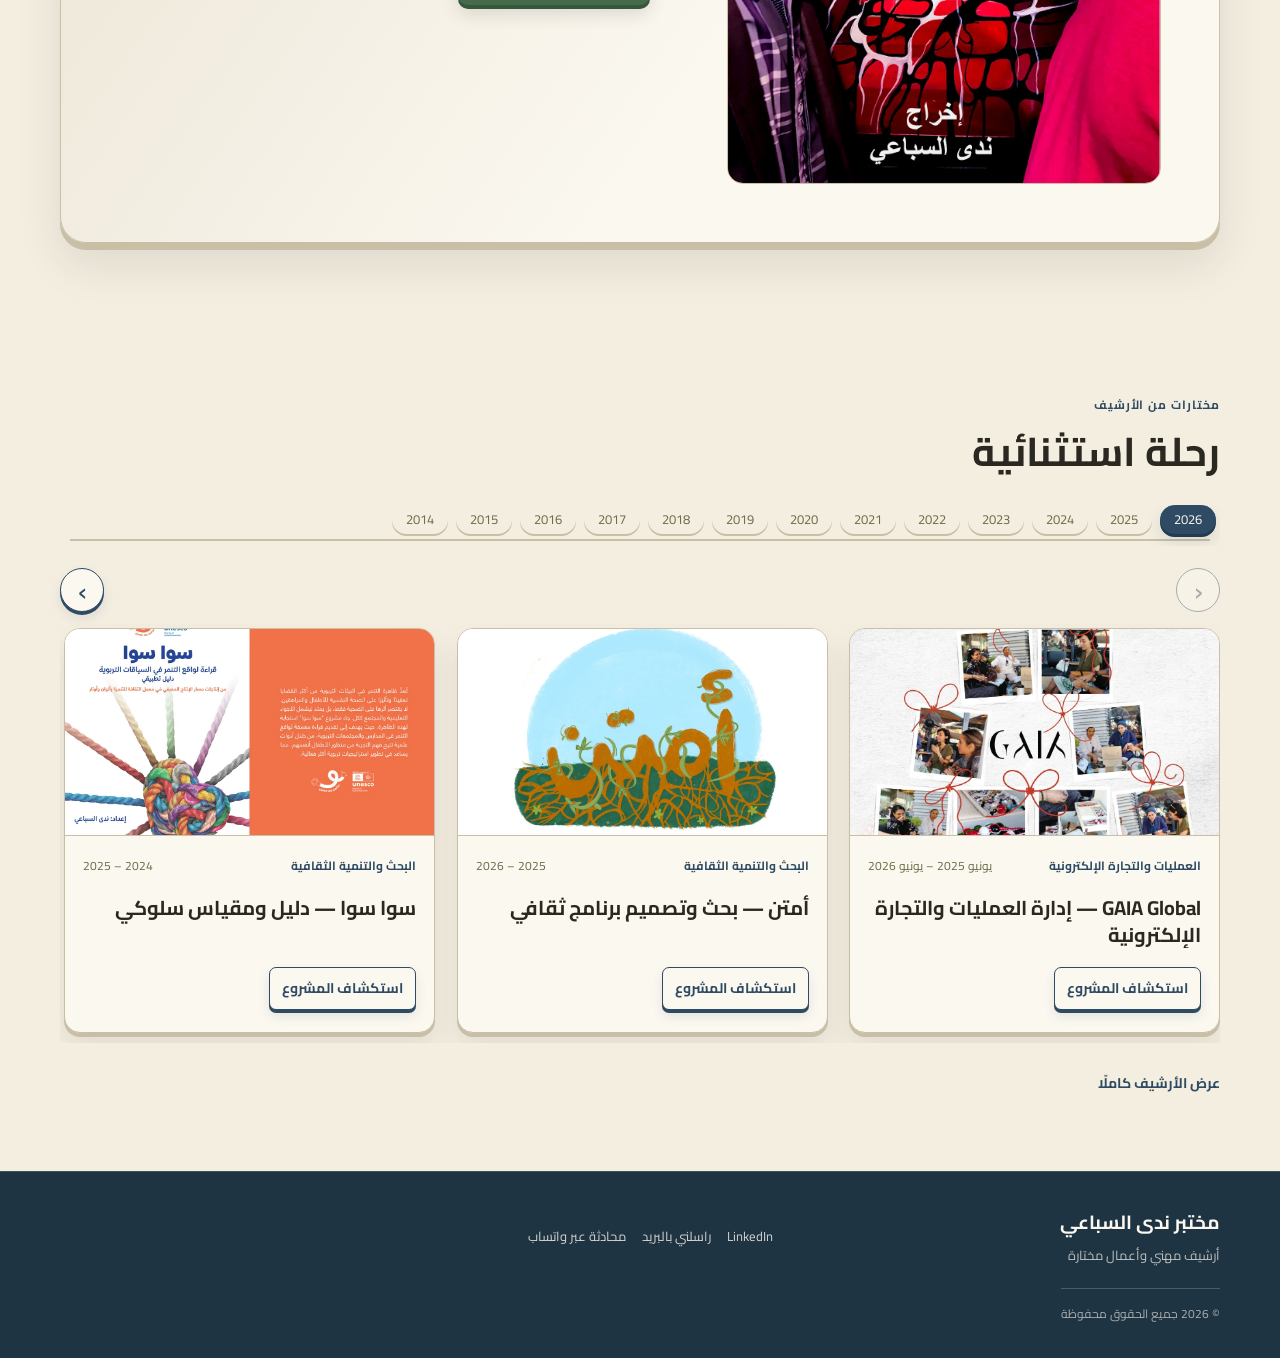
<file: fifteen-minute-operations-check.html>
<!doctype html>
<html lang="ar" dir="rtl">
<head>
  <meta charset="utf-8">
  <meta name="viewport" content="width=device-width, initial-scale=1">
  <meta name="robots" content="noindex, nofollow">
  <meta name="description" content="خطوات عملية لرسم مسار عمل متكرر، واكتشاف نقاط الانتظار، واختيار تحسين صغير قابل للتجربة.">
  <meta property="og:type" content="article">
  <meta property="og:title" content="مراجعة تشغيلية في 15 دقيقة: أين يتعطل العمل؟">
  <meta property="og:description" content="طريقة سريعة لرؤية خطوة واحدة تستهلك وقت الفريق، قبل أن نضيف أداة أو اجتماعًا جديدًا.">
  <title>مراجعة تشغيلية في 15 دقيقة: أين يتعطل العمل؟ | مختبر ندى السباعي</title>
  <link rel="preconnect" href="https://fonts.googleapis.com">
  <link rel="preconnect" href="https://fonts.gstatic.com" crossorigin>
  <link href="https://fonts.googleapis.com/css2?family=Cairo:wght@400;500;600;700;800&display=swap" rel="stylesheet">
  <link rel="stylesheet" href="style.css">
</head>
<body data-page="article" data-article-slug="fifteen-minute-operations-check">
  <div id="site-header"></div>
  <main class="wrap page-main article-main">
    <article id="article-detail" class="article-page">
      <nav class="article-breadcrumb" aria-label="مسار الصفحة"><a href="articles.html">المدونة</a><span> / </span><span class="article-category">تنظيم العمليات</span></nav>
      <header class="article-page-header">
        <div class="blog-post-meta"><span class="blog-post-category article-category">تنظيم العمليات</span><span class="blog-post-read-time article-read-time">3 دقائق للقراءة</span></div>
        <h1 class="article-title">مراجعة تشغيلية في 15 دقيقة: أين يتعطل العمل؟</h1>
        <p class="lead article-page-excerpt">طريقة سريعة لرؤية خطوة واحدة تستهلك وقت الفريق، قبل أن نضيف أداة أو اجتماعًا جديدًا.</p>
      </header>
      <figure class="article-cover">
        <div class="article-cover-art article-cover-art-operations" role="img" aria-label="رسم توضيحي لمسار عمل ونقاط انتظار">
          <span class="article-cover-art-shape article-cover-art-shape-one"></span>
          <span class="article-cover-art-shape article-cover-art-shape-two"></span>
          <span class="article-cover-art-title">تنظيم العمليات</span>
        </div>
        <figcaption class="article-cover-caption">تصوّر بصري لمسار العمل ونقاط الانتظار</figcaption>
      </figure>
      <div class="article-page-body">
        <p class="article-page-introduction">تبدأ المراجعة باختيار عملية متكررة، مثل استقبال طلب أو تجهيز محتوى للنشر. الهدف ليس تقييم الأشخاص، بل ملاحظة ما يحدث للعمل بين خطوة وأخرى.</p>
        <ol class="blog-post-steps article-page-steps">
          <li class="blog-post-step"><h2>رسم المسار كما يحدث فعلًا</h2><p>تُكتب الخطوات من البداية إلى النهاية، حتى على ورقة: من يستلم؟ ما الذي يفعله؟ ولمن يسلّم؟</p></li>
          <li class="blog-post-step"><h2>تحديد نقاط الانتظار</h2><p>تُحدد المواضع التي يتوقف فيها العمل بانتظار معلومة أو موافقة أو ملف أو قرار. ويُسجل مثال واحد بدلًا من وصف عام مثل «التواصل ضعيف».</p></li>
          <li class="blog-post-step"><h2>اختيار نقطة قابلة للتجربة</h2><p>السؤال هنا: ما التغيير الصغير الذي يقلل وقت الانتظار؟ قد يكون توحيد نموذج الطلب أو تحديد مسؤول عن الخطوة.</p></li>
          <li class="blog-post-step"><h2>مراجعة النتيجة بعد دورة عمل</h2><p>يُجرّب التغيير مرة أو مرتين، ثم تُقارن النتيجة بما كان يحدث من قبل. ويُحتفظ به إذا نفع أو يُعدّل إذا لم يحل المشكلة.</p></li>
        </ol>
        <aside class="blog-post-try"><strong>تطبيق عملي</strong><p>يُرسم مسار مهمة واحدة في ستة مربعات أو أقل، ثم تُحدد أطول نقطة انتظار.</p></aside>
        <div class="article-image-gallery" id="article-image-gallery"></div>
      </div>
    </article>
  </main>
  <div id="site-footer"></div>
  <script src="content.js"></script>
  <script src="script.js"></script>
</body>
</html>
</file>
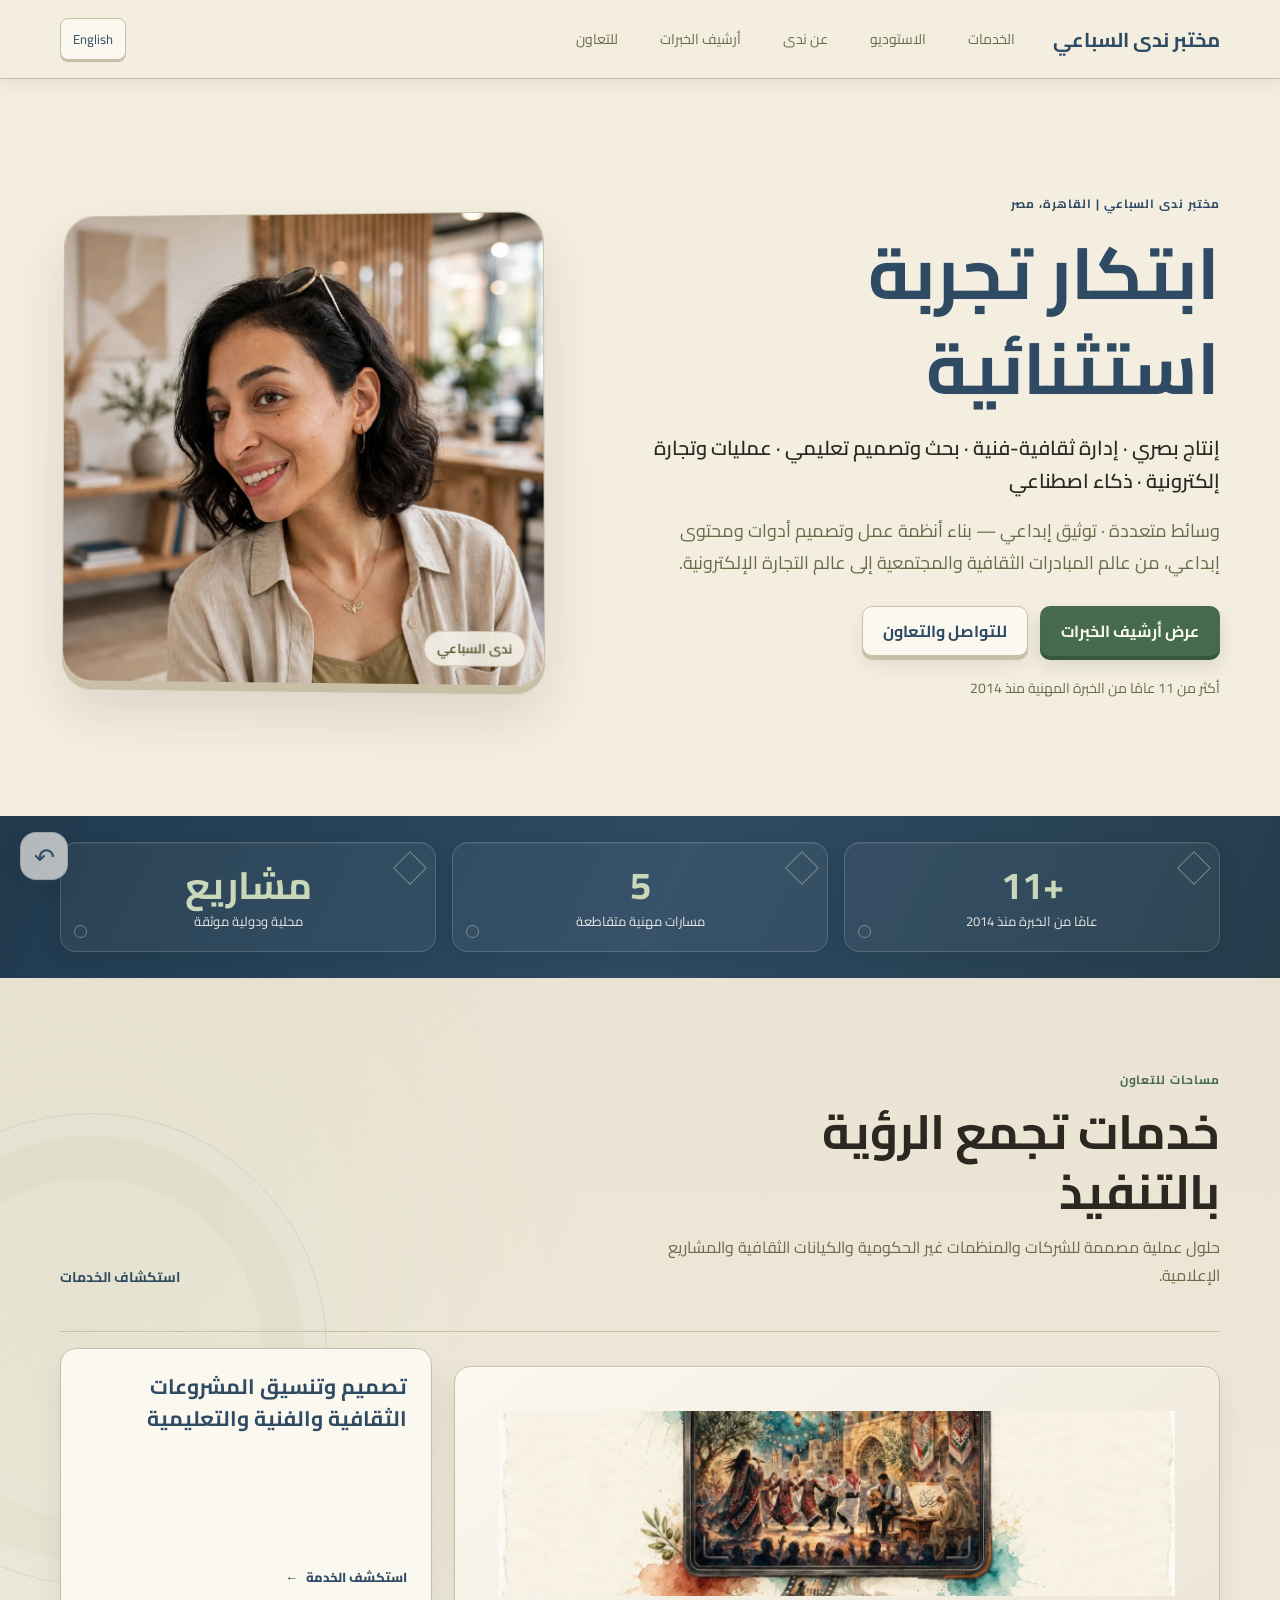
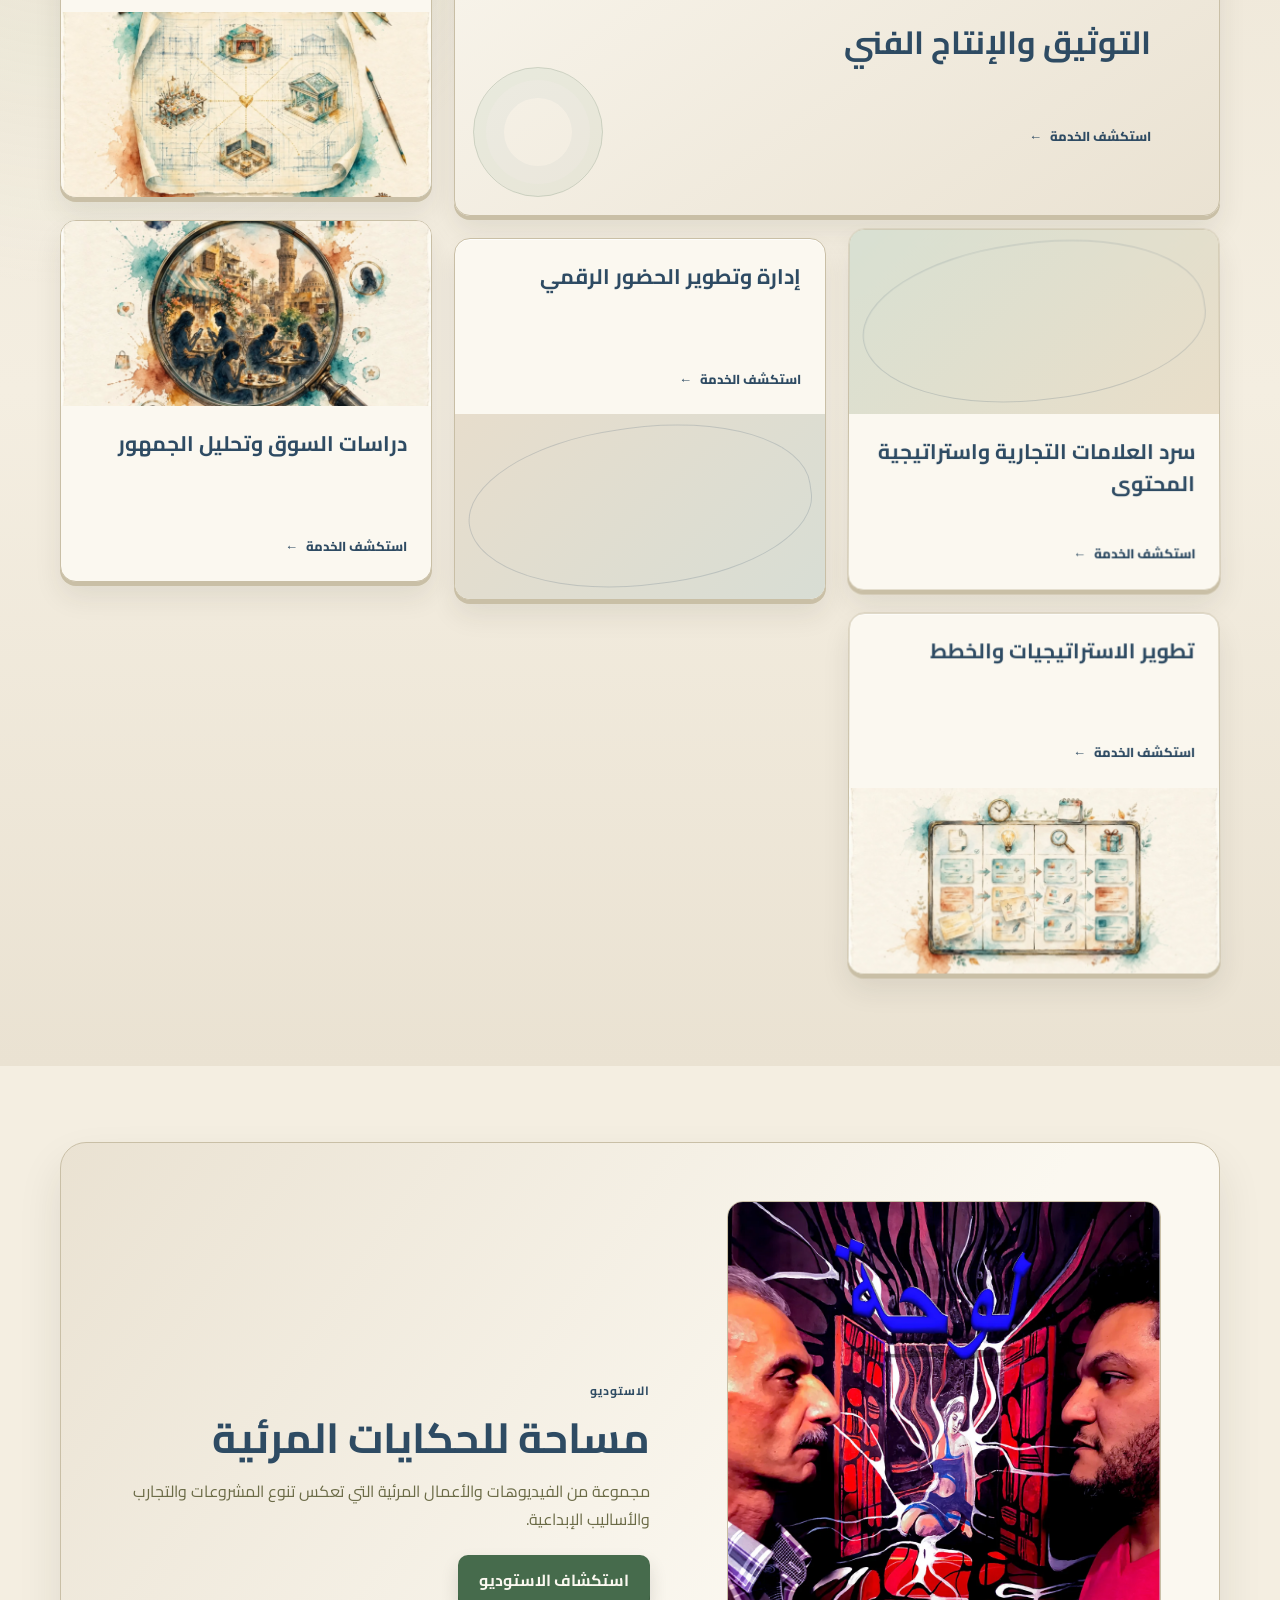
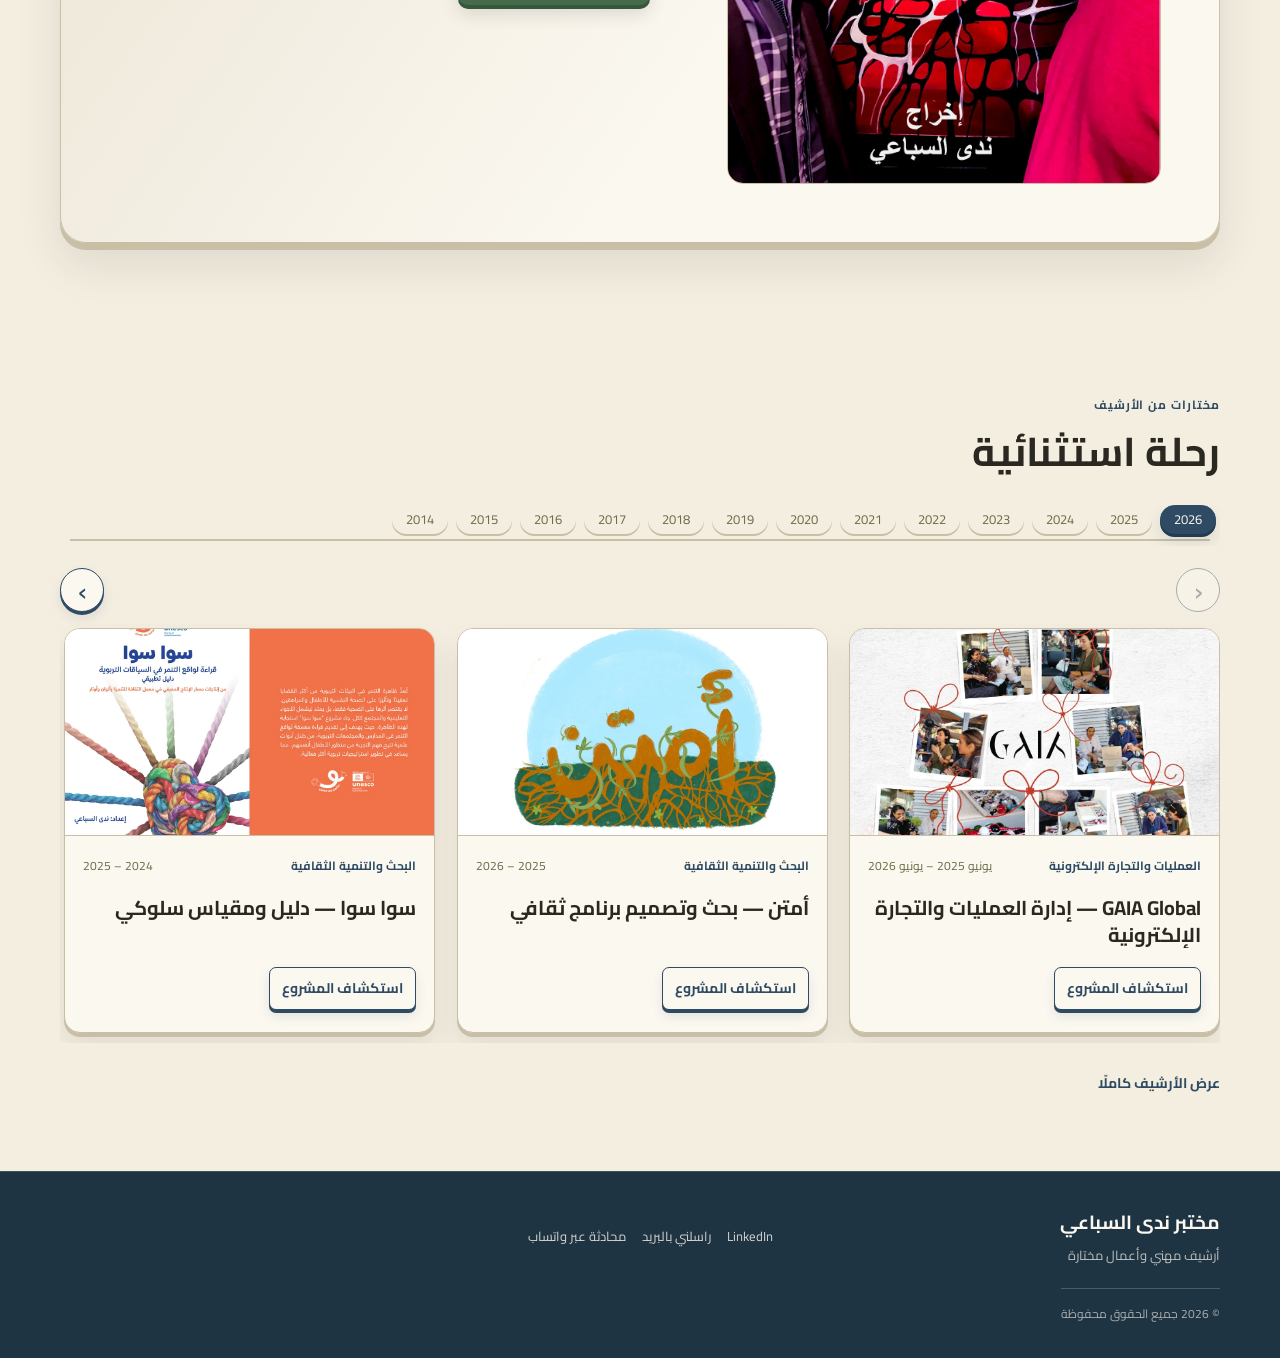
<file: popular-culture-critical-thinking.html>
<!doctype html>
<html lang="ar" dir="rtl">
<head>
  <meta charset="utf-8">
  <meta name="viewport" content="width=device-width, initial-scale=1">
  <meta name="robots" content="noindex, nofollow">
  <meta name="description" content="مقال تحليلي عن العلاقة المزدوجة بين الثقافة الجماهيرية والهوية والتفكير النقدي، مع منهجية وحدود واضحة.">
  <meta property="og:type" content="article">
  <meta property="og:title" content="الثقافة الجماهيرية والتفكير النقدي: كيف نقرأ الرسائل الإعلامية؟">
  <meta property="og:description" content="كيف تشكل الحكايات المتكررة والصور النمطية والرسائل الاستهلاكية طرق فهمنا للعالم؟">
  <title>الثقافة الجماهيرية والتفكير النقدي: كيف نقرأ الرسائل الإعلامية؟ | مختبر ندى السباعي</title>
  <link rel="preconnect" href="https://fonts.googleapis.com">
  <link rel="preconnect" href="https://fonts.gstatic.com" crossorigin>
  <link href="https://fonts.googleapis.com/css2?family=Cairo:wght@400;500;600;700;800&display=swap" rel="stylesheet">
  <link rel="stylesheet" href="style.css">
</head>
<body data-page="article" data-article-slug="popular-culture-critical-thinking">
  <div id="site-header"></div>
  <main class="wrap page-main article-main">
    <article id="article-detail" class="article-page">
      <nav class="article-breadcrumb" aria-label="مسار الصفحة"><a href="articles.html">المدونة</a><span> / </span><span class="article-category">الثقافة والإعلام</span></nav>
      <header class="article-page-header">
        <div class="blog-post-meta"><span class="blog-post-category article-category">الثقافة والإعلام</span><span class="blog-post-read-time article-read-time">9 دقائق للقراءة</span></div>
        <h1 class="article-title">الثقافة الجماهيرية والتفكير النقدي: كيف نقرأ الرسائل الإعلامية؟</h1>
        <p class="lead article-page-excerpt">كيف تشكل الحكايات المتكررة والصور النمطية والرسائل الاستهلاكية طرق فهمنا للعالم؟</p>
      </header>
      <figure class="article-cover">
        <div class="article-cover-art article-cover-art-research" role="img" aria-label="رسم توضيحي لقراءة الرسائل الإعلامية">
          <span class="article-cover-art-shape article-cover-art-shape-one"></span>
          <span class="article-cover-art-shape article-cover-art-shape-two"></span>
          <span class="article-cover-art-title">الثقافة والإعلام</span>
        </div>
        <figcaption class="article-cover-caption">رسم توضيحي، وليس صورة توثيقية ميدانية</figcaption>
      </figure>
      <div class="article-page-body">
        <p class="article-page-introduction">نلتقي الثقافة الجماهيرية في الموسيقى والمسلسلات والإعلانات والمنصات الرقمية والميمات والأخبار القصيرة. لا تنتقل هذه المواد إلينا كأفكار منفصلة فقط؛ إنها تقدم صورًا عن النجاح والجمال والانتماء والاختلاف. لكن أثرها ليس اتجاهًا واحدًا: يمكن أن توسع المشاركة، كما يمكن أن تكرر صورًا نمطية أو تشجع الاستهلاك السريع.</p>
        <aside class="article-methodology">
          <h2>المنهجية وحدود المقال</h2>
          <p>مقال تحليلي تفسيري مستند إلى محاور بحث أكاديمي غير منشور. لا تتوفر تفاصيل عينة أو أدوات أو نتائج ميدانية أو قائمة مراجع؛ لذلك لا ينسب المقال نتائج تجريبية أو ادعاءات سببية إلى البحث.</p>
        </aside>
        <aside class="article-source-note">
          <strong>المصدر والسياق</strong>
          <p>يستند المقال إلى محاور البحث الأكاديمي «تأثير الثقافة الجماهيرية على التفكير النقدي»، إعداد سعاد أحمد السباعي (ندى)، تحت إشراف الدكتورة أماني يحيى. وهو إعادة صياغة تفسيرية، وليس نص البحث الكامل أو دراسة ميدانية.</p>
        </aside>
        <div class="article-prose-section">
          <h2>قراءة الرسائل الإعلامية في سياقها</h2>
          <p>يناقش المقال السرد والتكرار والهوية والصور النمطية والتربية الإعلامية، مع توضيح ما يمكن استنتاجه وما يحتاج إلى بيانات إضافية.</p>
        </div>
      </div>
    </article>
  </main>
  <div id="site-footer"></div>
  <script src="content.js"></script>
  <script src="script.js"></script>
</body>
</html>
</file>
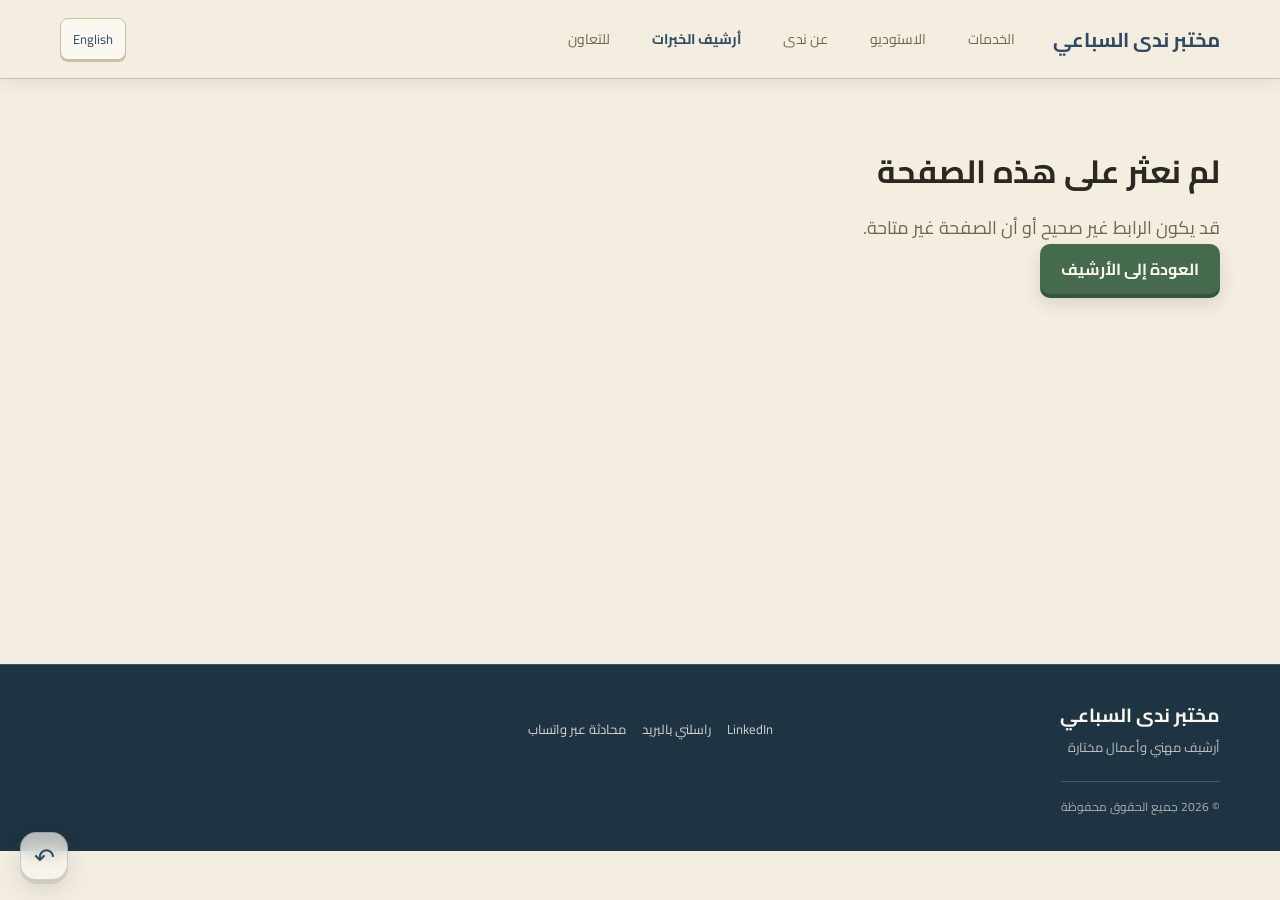
<file: project.html>
<!doctype html>
<html lang="ar" dir="rtl">
<head>
  <meta charset="utf-8">
  <meta name="viewport" content="width=device-width, initial-scale=1">
  <meta name="description" content="تفاصيل خبرة ومشروع من أرشيف ندى السباعي.">
  <title>تفاصيل المشروع | مختبر ندى السباعي</title>
  <link rel="preconnect" href="https://fonts.googleapis.com">
  <link rel="preconnect" href="https://fonts.gstatic.com" crossorigin>
  <link href="https://fonts.googleapis.com/css2?family=Cairo:wght@400;500;600;700;800&display=swap" rel="stylesheet">
  <link rel="stylesheet" href="style.css">
</head>
<body data-page="project">
  <div id="site-header"></div>
  <main class="wrap page-main" id="project-detail"></main>
  <div id="site-footer"></div>
  <script src="content.js"></script>
  <script src="script.js"></script>
</body>
</html>
</file>
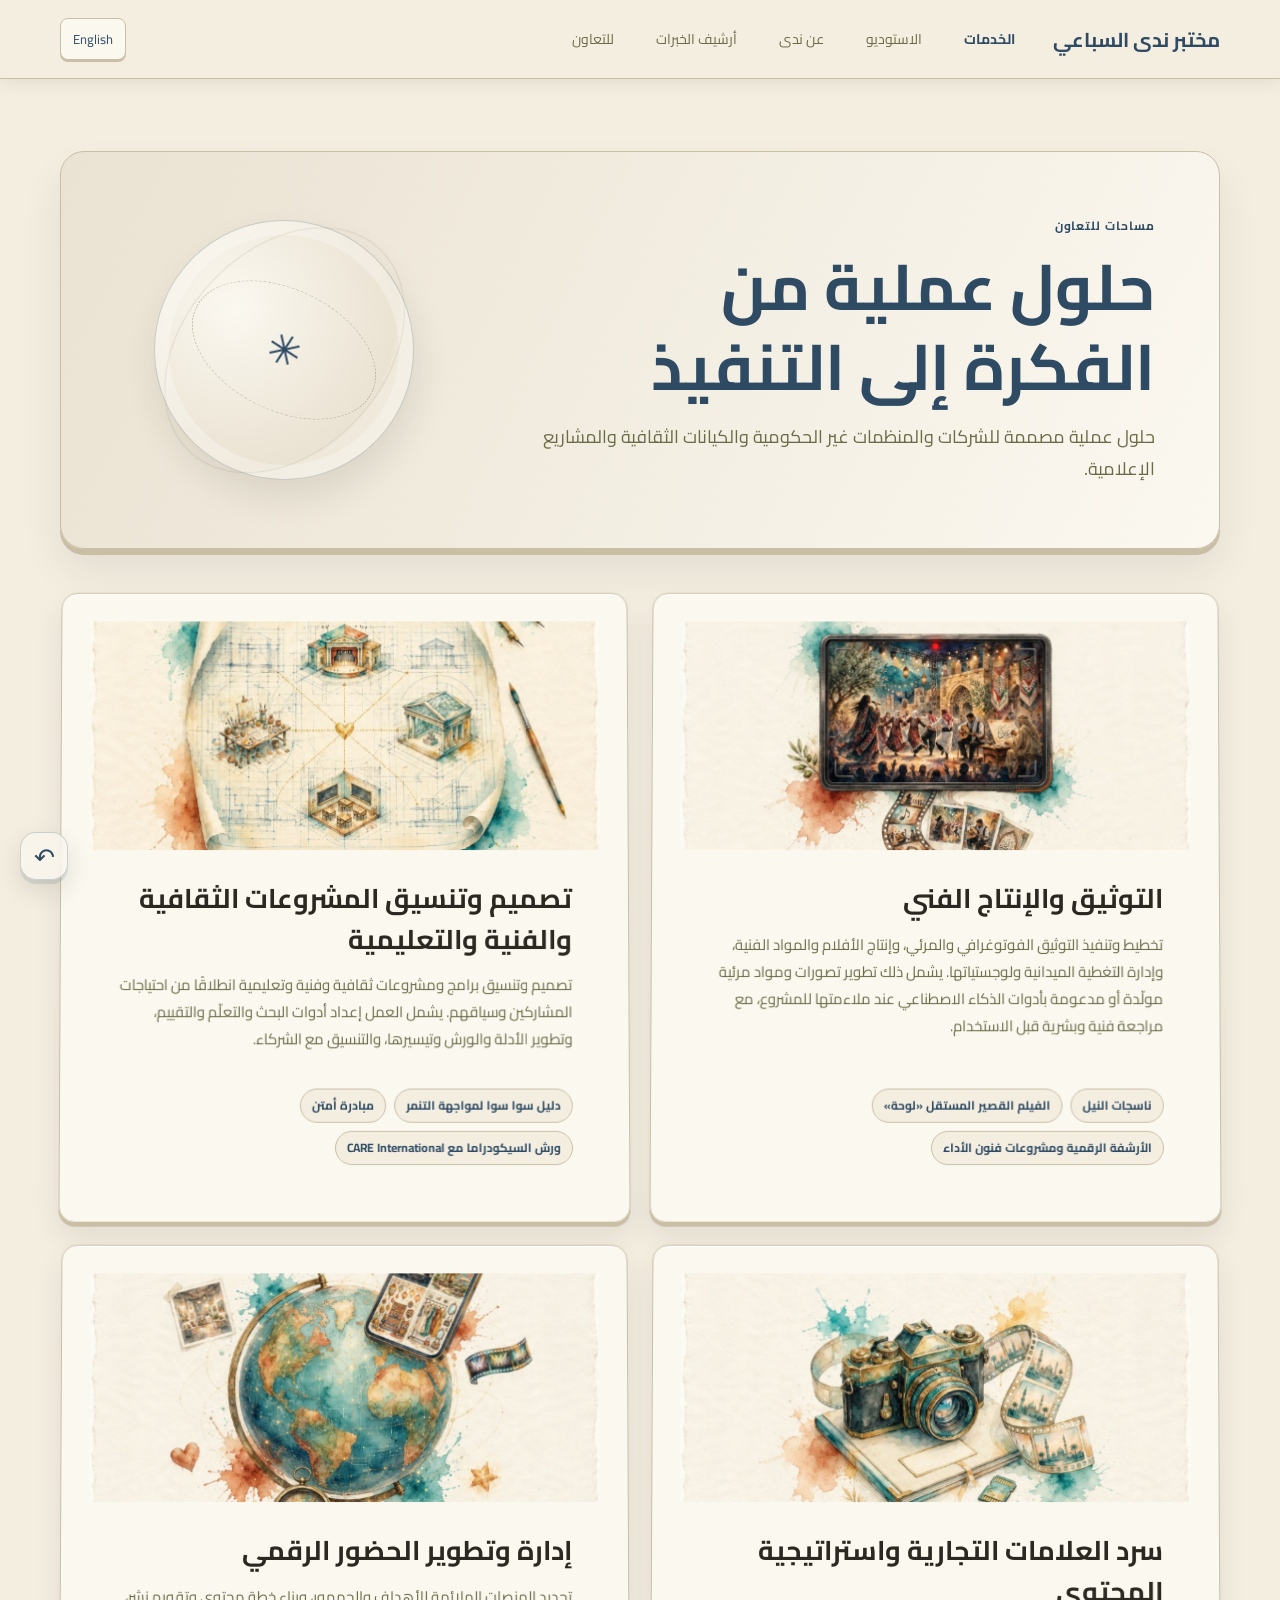
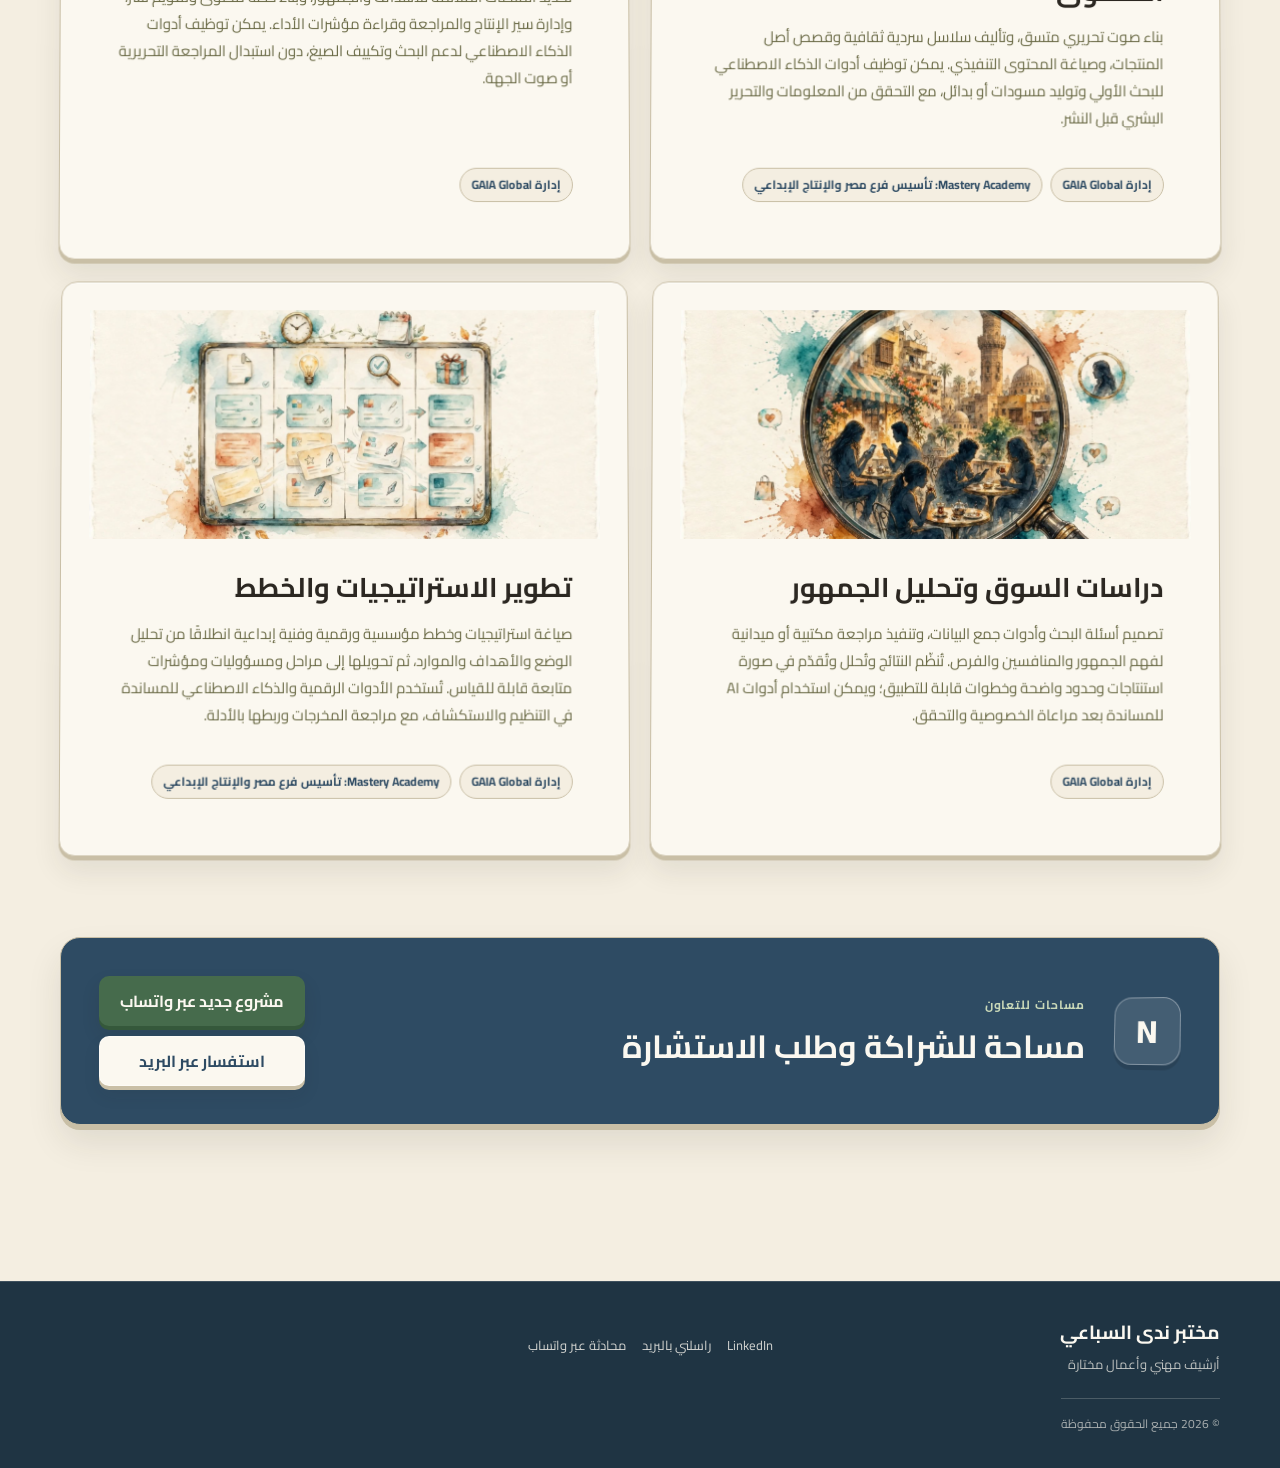
<file: services.html>
<!doctype html>
<html lang="ar" dir="rtl">
<head>
  <meta charset="utf-8">
  <meta name="viewport" content="width=device-width, initial-scale=1">
  <meta name="description" content="خدمات ندى السباعي في التوثيق البصري والإنتاج الإعلامي، تنسيق المشاريع الثقافية، التصميم التعليمي، استراتيجية المحتوى والعمليات الرقمية.">
  <meta name="theme-color" content="#ffffff">
  <title>الخدمات | مختبر ندى السباعي</title>
  <link rel="preconnect" href="https://fonts.googleapis.com">
  <link rel="preconnect" href="https://fonts.gstatic.com" crossorigin>
  <link href="https://fonts.googleapis.com/css2?family=Cairo:wght@400;500;600;700;800&display=swap" rel="stylesheet">
  <link rel="stylesheet" href="style.css">
</head>
<body data-page="services">
  <div id="site-header"></div>
  <main class="wrap page-main services-main">
    <header class="services-hero">
      <p class="eyebrow" data-service="eyebrow">مساحات للتعاون</p>
      <h1 data-service="title">حلول عملية من الفكرة إلى التنفيذ</h1>
      <p class="lead" data-service="intro">حلول عملية مصممة للشركات والمنظمات غير الحكومية والكيانات الثقافية والمشاريع الإعلامية.</p>
      <div class="services-hero-orbit" aria-hidden="true"><span>✳</span></div>
    </header>
    <section class="services-grid-section" aria-label="الخدمات">
      <div class="service-grid services-page-grid" id="services-list"></div>
    </section>
    <section class="services-contact-panel" aria-labelledby="services-contact-title">
      <div class="services-contact-mark" aria-hidden="true">N</div>
      <div>
        <p class="eyebrow" data-copy="servicesEyebrow">مساحات للتعاون</p>
        <h2 id="services-contact-title" data-service="contactTitle">مساحة للشراكة وطلب الاستشارة</h2>
      </div>
      <div class="services-contact-actions">
        <a class="button button-primary" id="services-whatsapp" href="https://wa.me/201002044330" target="_blank" rel="noopener noreferrer" data-service="whatsappCta">مشروع جديد عبر واتساب</a>
        <a class="button button-secondary" id="services-email" href="mailto:connect@nadaelsebaee.com" data-service="emailCta">استفسار عبر البريد</a>
      </div>
    </section>
  </main>
  <div id="site-footer"></div>
  <script src="content.js"></script>
  <script src="script.js"></script>
</body>
</html>
</file>
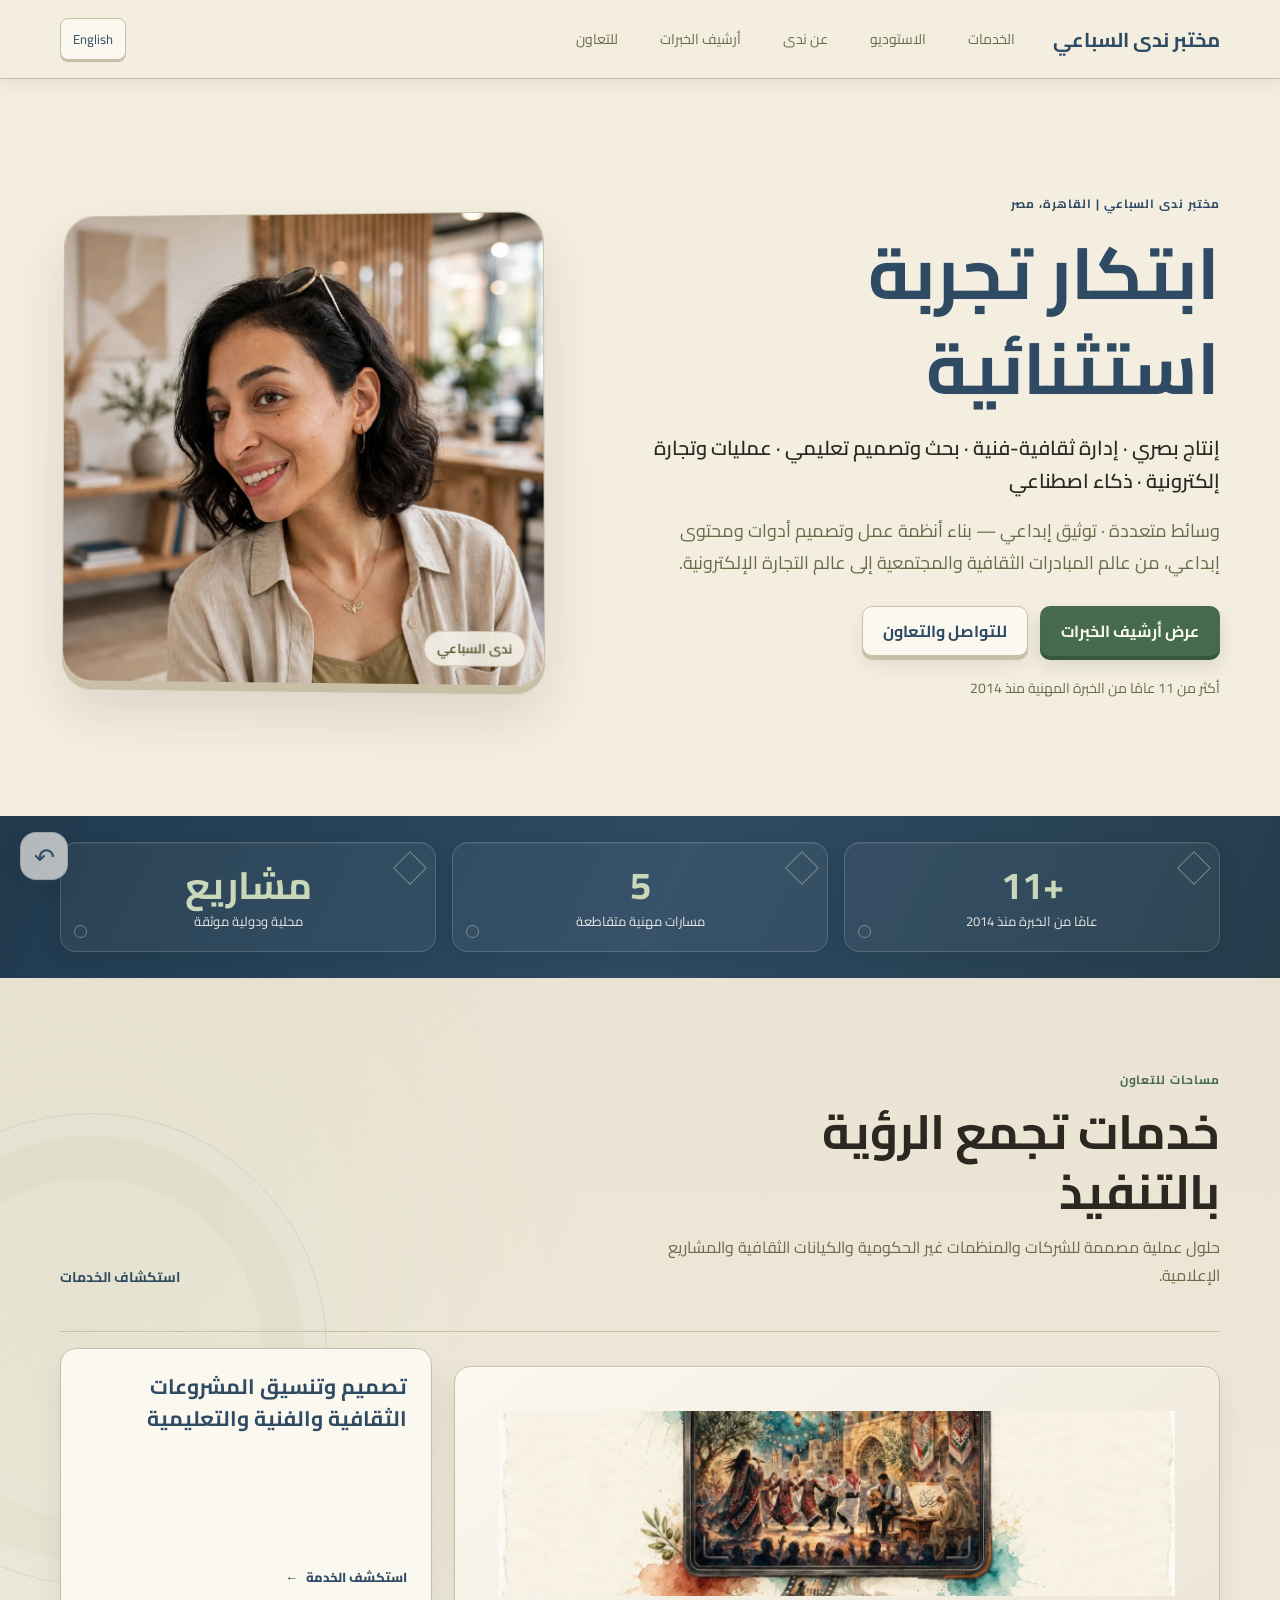
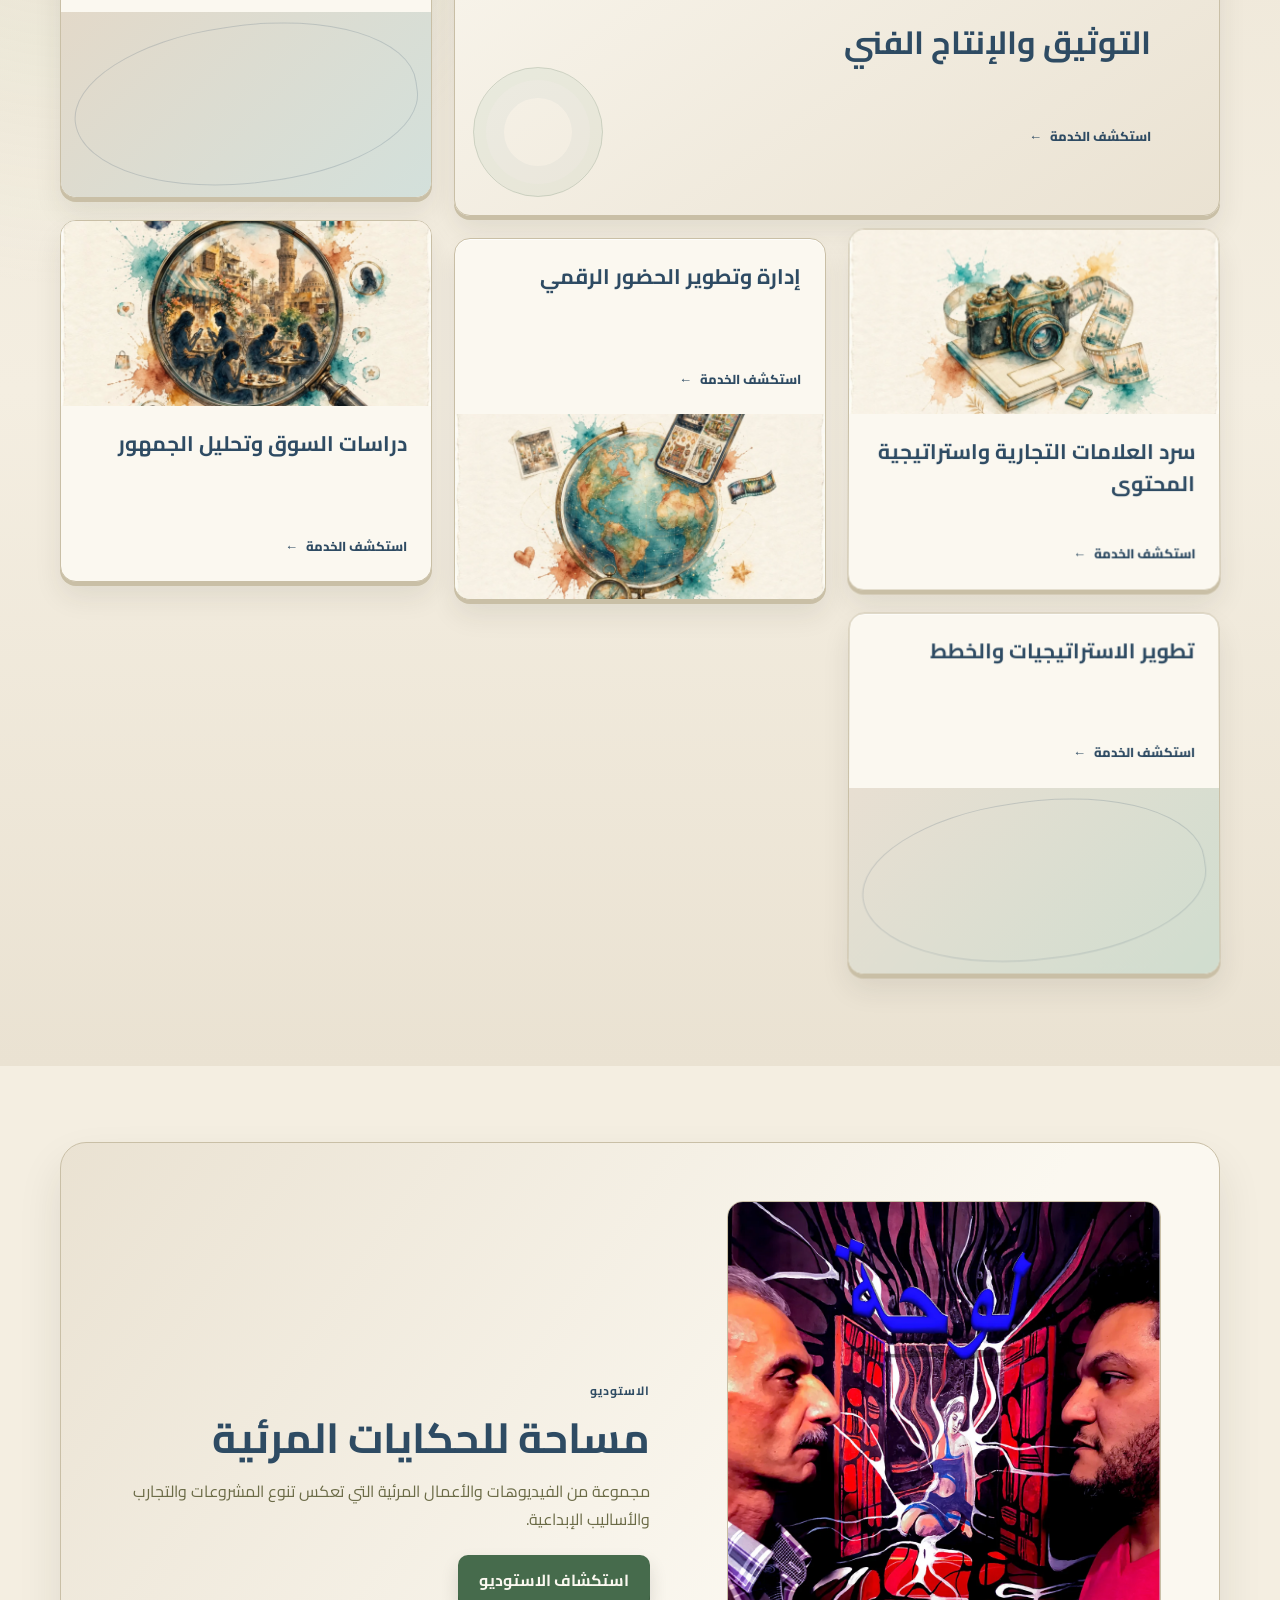
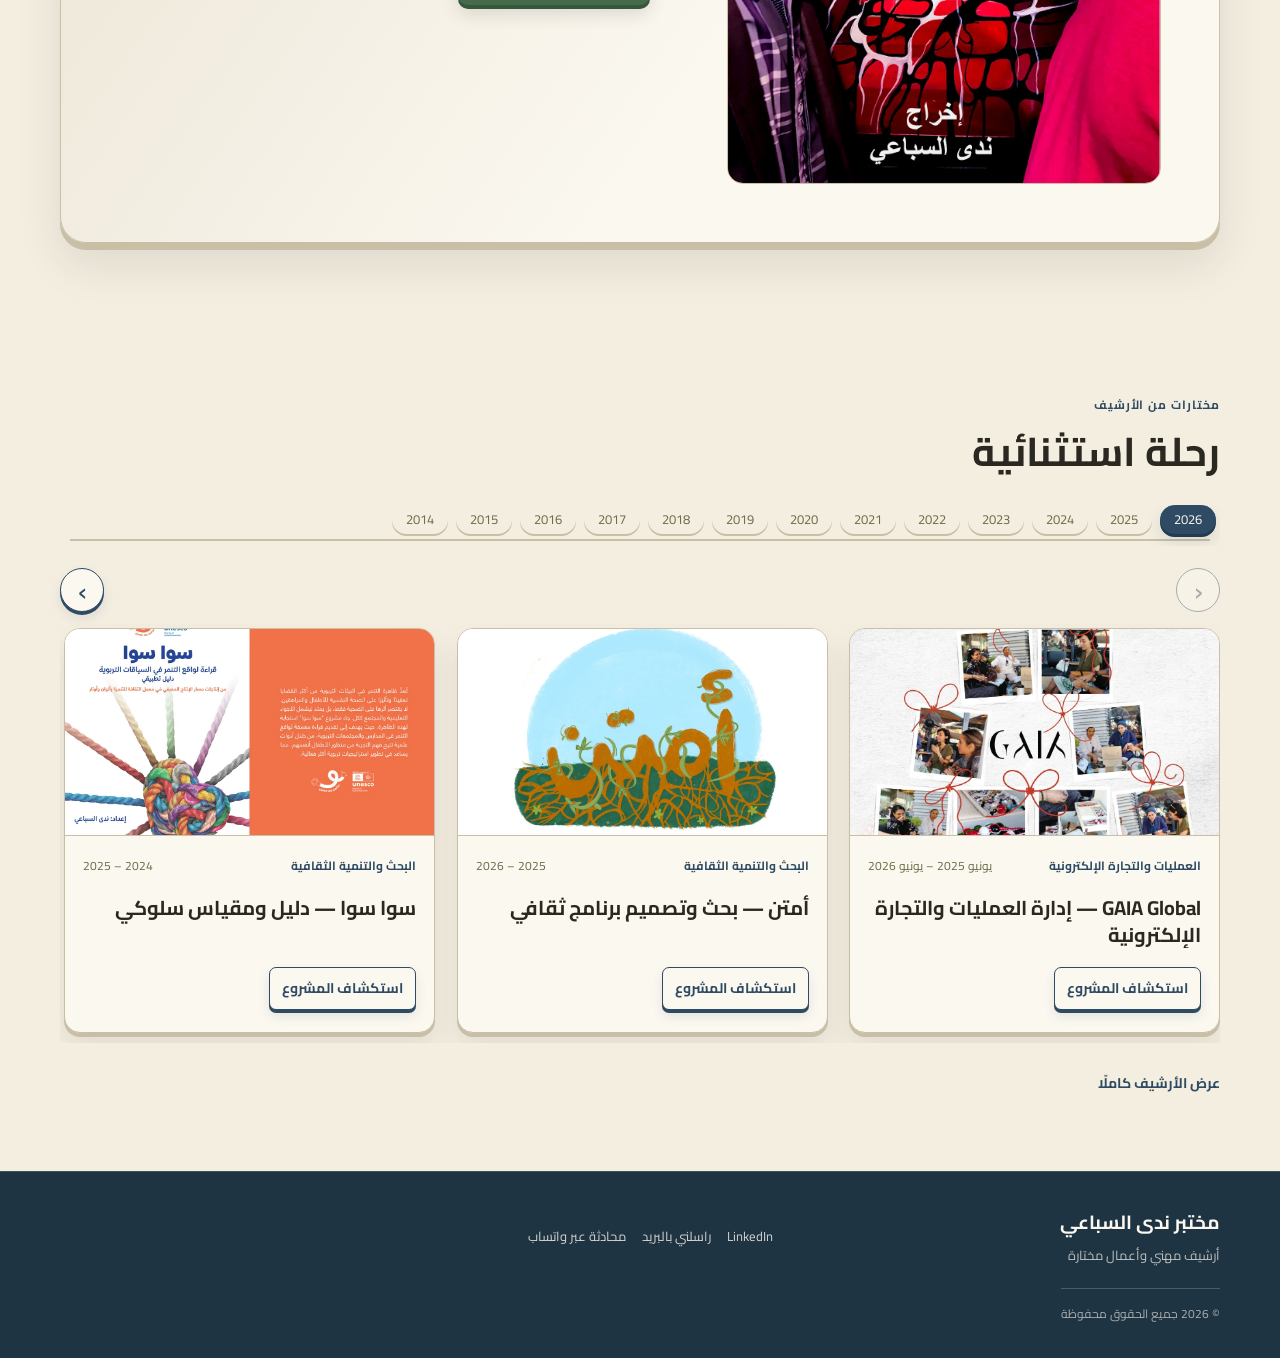
<file: write-a-clear-learning-objective.html>
<!doctype html>
<html lang="ar" dir="rtl">
<head>
  <meta charset="utf-8">
  <meta name="viewport" content="width=device-width, initial-scale=1">
  <meta name="robots" content="noindex, nofollow">
  <meta name="description" content="دليل مبسط لصياغة هدف تعلّم قابل للملاحظة وربط النشاط بعلامة نجاح واضحة.">
  <meta property="og:type" content="article">
  <meta property="og:title" content="تحويل فكرة دورة إلى هدف تعلّم واضح في خمس خطوات">
  <meta property="og:description" content="قبل اختيار الشرائح أو الفيديو، يتحدد ما سيتمكن المتعلم من فعله بعد الدرس.">
  <title>تحويل فكرة دورة إلى هدف تعلّم واضح في خمس خطوات | مختبر ندى السباعي</title>
  <link rel="preconnect" href="https://fonts.googleapis.com">
  <link rel="preconnect" href="https://fonts.gstatic.com" crossorigin>
  <link href="https://fonts.googleapis.com/css2?family=Cairo:wght@400;500;600;700;800&display=swap" rel="stylesheet">
  <link rel="stylesheet" href="style.css">
</head>
<body data-page="article" data-article-slug="write-a-clear-learning-objective">
  <div id="site-header"></div>
  <main class="wrap page-main article-main">
    <article id="article-detail" class="article-page">
      <nav class="article-breadcrumb" aria-label="مسار الصفحة"><a href="articles.html">المدونة</a><span> / </span><span class="article-category">تصميم التعلّم</span></nav>
      <header class="article-page-header">
        <div class="blog-post-meta"><span class="blog-post-category article-category">تصميم التعلّم</span><span class="blog-post-read-time article-read-time">4 دقائق للقراءة</span></div>
        <h1 class="article-title">تحويل فكرة دورة إلى هدف تعلّم واضح في خمس خطوات</h1>
        <p class="lead article-page-excerpt">قبل اختيار الشرائح أو الفيديو، يتحدد ما سيتمكن المتعلم من فعله بعد الدرس.</p>
      </header>
      <figure class="article-cover">
        <div class="article-cover-art article-cover-art-education" role="img" aria-label="رسم توضيحي لهدف تعلم وخطواته">
          <span class="article-cover-art-shape article-cover-art-shape-one"></span>
          <span class="article-cover-art-shape article-cover-art-shape-two"></span>
          <span class="article-cover-art-title">تصميم التعلّم</span>
        </div>
        <figcaption class="article-cover-caption">من الفكرة إلى هدف تعلّم قابل للملاحظة</figcaption>
      </figure>
      <div class="article-page-body">
        <p class="article-page-introduction">العنوان مثل «إدارة الوقت» يصف موضوعًا واسعًا، لكنه لا يوضح ما المتوقع من المتعلم. الهدف الجيد يوجّه اختيار النشاط وطريقة التحقق من التعلّم.</p>
        <ol class="blog-post-steps article-page-steps">
          <li class="blog-post-step"><h2>تحديد المتعلم والسياق</h2><p>لمن صُمم الدرس؟ وما المهمة المطلوب إنجازها؟ يُوصف السياق بلغة بسيطة.</p></li>
          <li class="blog-post-step"><h2>اختيار فعل يمكن ملاحظته</h2><p>يُستخدم فعل مثل «يرتب» أو «يقارن» أو «ينشئ»، بدلًا من «الفهم» وحده؛ فالفعل الملاحظ يجعل النتيجة أوضح.</p></li>
          <li class="blog-post-step"><h2>إضافة المخرج أو الشرط</h2><p>ما الذي سينتجه المتعلم؟ مثال: ترتيب ثلاث أولويات يومية في جدول باستخدام نموذج من صفحة واحدة.</p></li>
          <li class="blog-post-step"><h2>تحديد علامة نجاح بسيطة</h2><p>تُكتب علامة واضحة لإنجاز المهمة: هل اكتملت الخانات؟ وهل اختيرت الأولويات وفق معيار معلن؟</p></li>
          <li class="blog-post-step"><h2>مواءمة النشاط مع الهدف</h2><p>إذا كان الهدف إنشاء جدول، تُتاح للمتعلم فرصة لإنشائه فعلًا، بدل الاكتفاء بعرض معلومات عن التخطيط.</p></li>
        </ol>
        <aside class="blog-post-try"><strong>تطبيق عملي</strong><p>يمكن استخدام الصيغة التالية: «بنهاية النشاط، سيتمكن [المتعلم] من [فعل يمكن ملاحظته] لـ[مخرج محدد] باستخدام [شرط أو معيار]».</p></aside>
        <div class="article-image-gallery" id="article-image-gallery"></div>
      </div>
    </article>
  </main>
  <div id="site-footer"></div>
  <script src="content.js"></script>
  <script src="script.js"></script>
</body>
</html>
</file>
<file: style.css>
:root {
  color-scheme: light;
  --paper: #F4EEE1;
  --ink: #2B2721;
  --rust: #B5593A;
  --olive: #6B6B47;
  --blue: #2E4B63;
  --line: #C9BFA6;
  --white: #FBF8F0;
  --surface: #EAE2D2;
  --surface-blue: #E7E0D2;
  --muted: var(--olive);
  --blue-dark: #223B50;
  --accent-green: #466B4C;
  --accent-green-light: #C9D8B8;
  --gold: var(--accent-green);
  --page-gutter: 24px;
  --serif: "Cairo", Tahoma, Arial, sans-serif;
  --sans: "Cairo", Tahoma, Arial, sans-serif;
  font-family: var(--sans);
  color: var(--ink);
  background: var(--paper);
  font-synthesis: none;
  text-rendering: optimizeLegibility;
}

* { box-sizing: border-box; }
html { scroll-behavior: smooth; }
body {
  margin: 0;
  background: var(--paper);
  color: var(--ink);
  font-size: 16px;
  line-height: 1.75;
}
body, button { font-family: var(--sans); }
a { color: var(--blue); }
a:hover { color: var(--blue-dark); }
button { color: inherit; }
button:focus-visible, a:focus-visible {
  outline: 3px solid var(--gold);
  outline-offset: 3px;
}
::selection { background: var(--gold); color: var(--ink); }
.wrap {
  width: min(1160px, calc(100% - var(--page-gutter) - var(--page-gutter)));
  margin-inline: auto;
}
.is-hidden { display: none !important; }

#site-header {
  position: sticky;
  top: 0;
  z-index: 30;
}
.site-header {
  position: relative;
  background: rgba(244,238,225,.96);
  border-bottom: 1px solid var(--line);
  backdrop-filter: blur(12px);
  box-shadow: 0 4px 16px rgba(43,39,33,.08);
}
.header-inner {
  min-height: 78px;
  display: flex;
  align-items: center;
  gap: clamp(12px, 2vw, 28px);
}
.brand, .footer-brand {
  color: var(--blue);
  font-family: var(--serif);
  font-size: 20px;
  font-weight: 700;
  text-decoration: none;
  white-space: nowrap;
}
.nav-shell {
  position: relative;
  min-width: 0;
  flex: 1 1 0;
}
.main-nav {
  display: flex;
  align-items: center;
  gap: clamp(12px, 1.8vw, 22px);
  overflow-x: auto;
  overflow-y: hidden;
  padding: 8px 2px;
  scrollbar-width: none;
  overscroll-behavior-x: contain;
  -webkit-overflow-scrolling: touch;
  touch-action: pan-x;
  scroll-padding-inline: 12px;
  white-space: nowrap;
}
.main-nav::-webkit-scrollbar { display: none; }
.nav-scroll {
  position: absolute;
  top: 50%;
  z-index: 2;
  display: none;
  width: 30px;
  height: 34px;
  place-items: center;
  padding: 0;
  border: 1px solid var(--line);
  border-radius: 7px;
  background: rgba(244,238,225,.96);
  color: var(--blue);
  cursor: pointer;
  line-height: 1;
  transform: translateY(-50%);
}
.nav-scroll svg { display: block; direction: ltr; }
.nav-scroll-left { left: 0; }
.nav-scroll-right { right: 0; }
.nav-scroll:disabled { opacity: .35; cursor: default; }
.nav-shell.has-overflow .main-nav { scroll-behavior: smooth; }
.nav-shell.has-overflow .main-nav { padding-inline: 38px; }
.nav-shell.has-overflow .nav-scroll { display: none; }
.header-controls { flex: 0 0 auto; }
@media (hover: hover) and (pointer: fine) {
  .nav-shell.has-overflow .nav-scroll { display: grid; }
}
.nav-link {
  display: inline-flex;
  align-items: center;
  min-height: 34px;
  padding: 5px 9px;
  border: 1px solid transparent;
  border-radius: 8px;
  color: var(--muted);
  font-size: 14px;
  text-decoration: none;
  white-space: nowrap;
  transform: perspective(500px) translateZ(0);
  transition: color .18s ease, transform .18s ease, box-shadow .18s ease, background-color .18s ease;
}
.nav-link:hover, .nav-link.is-active { color: var(--blue); }
.nav-link.is-active { font-weight: 700; }
.nav-link:hover, .nav-link:focus-visible {
  border-color: var(--line);
  background: var(--white);
  box-shadow: 0 5px 10px rgba(46,75,99,.14);
  transform: perspective(500px) translateY(-2px) rotateX(7deg);
}
.header-controls { display: flex; align-items: center; gap: 10px; }
.language-toggle {
  background: var(--white);
  border: 1px solid var(--line);
  border-radius: 8px;
  cursor: pointer;
}
.language-toggle { padding: 8px 12px; color: var(--blue); font-size: 13px; }

.hero {
  display: grid;
  grid-template-columns: minmax(0, 1.1fr) minmax(300px, .9fr);
  gap: clamp(32px, 6vw, 88px);
  align-items: center;
  padding-block: clamp(56px, 8vw, 104px);
}
.eyebrow {
  margin: 0 0 12px;
  color: var(--blue);
  font-size: 12px;
  font-weight: 700;
  letter-spacing: .08em;
  line-height: 1.6;
  text-transform: uppercase;
}
h1, h2, h3, p { margin-top: 0; }
h1, h2 {
  color: var(--ink);
  font-family: var(--serif);
  line-height: 1.25;
}
.hero h1 {
  max-width: 15ch;
  margin-bottom: 16px;
  color: var(--blue);
  font-size: clamp(42px, 6vw, 72px);
  line-height: 1.32;
  letter-spacing: normal;
}
.hero-subtitle {
  margin-bottom: 18px;
  color: var(--ink);
  font-size: clamp(16px, 2vw, 20px);
  font-weight: 600;
  line-height: 1.65;
}
.hero-text, .lead {
  max-width: 66ch;
  margin-bottom: 0;
  color: var(--muted);
  font-size: 18px;
}
.actions { display: flex; flex-wrap: wrap; gap: 12px; margin-top: 28px; }
.button {
  display: inline-flex;
  min-height: 48px;
  align-items: center;
  justify-content: center;
  padding: 10px 20px;
  border: 1px solid transparent;
  border-radius: 8px;
  font-weight: 700;
  text-decoration: none;
  transition: transform .18s ease, background-color .18s ease;
}
.button:hover { transform: translateY(-2px); }
.button-primary { background: var(--blue); color: var(--white); }
.button-primary:hover { background: var(--blue-dark); color: var(--white); }
.button-secondary { border-color: var(--line); background: var(--white); color: var(--blue); }
.hero-proof { margin: 20px 0 0; color: var(--muted); font-size: 14px; }

.media-placeholder {
  position: relative;
  display: flex;
  overflow: hidden;
  align-items: center;
  justify-content: center;
  background: var(--white);
  border: 1px solid var(--line);
  color: #918975;
}
.hero-visual {
  min-height: 420px;
  flex-direction: column;
  gap: 18px;
  border-radius: 18px;
  box-shadow: 0 22px 60px rgba(46,75,99,.12);
}
.placeholder-mark {
  display: grid;
  width: 66px;
  height: 66px;
  place-items: center;
  border: 1px solid var(--line);
  border-radius: 50%;
  color: #D2C9B7;
  font-family: var(--serif);
  font-size: 30px;
}
.placeholder-caption { color: #918975; font-size: 12px; }

.proof-strip { background: var(--blue); color: var(--white); }
.proof-grid { display: grid; grid-template-columns: repeat(3, 1fr); padding-block: 26px; }
.proof-grid > div { display: flex; flex-direction: column; align-items: center; padding: 0 18px; text-align: center; }
.proof-grid > div + div { border-inline-start: 1px solid rgba(251,248,240,.3); }
.proof-grid strong { color: var(--accent-green-light); font-family: var(--serif); font-size: 25px; line-height: 1.25; }
.proof-grid span { color: rgba(251,248,240,.9); font-size: 13px; }

.section { padding-block: 76px; }
.section-tint { background: var(--surface); }
.home-services-intro { max-width: 62ch; margin: 12px 0 0; color: var(--muted); font-size: 16px; }
.service-grid { display: grid; grid-template-columns: repeat(3, minmax(0, 1fr)); gap: 20px; }
.service-card {
  position: relative;
  display: flex;
  min-width: 0;
  min-height: 270px;
  flex-direction: column;
  align-items: flex-start;
  overflow: hidden;
  padding: 24px;
  border: 1px solid var(--line);
  border-radius: 16px;
  background: var(--white);
  box-shadow: 0 4px 0 var(--line), 0 15px 28px rgba(43,39,33,.08), inset 0 1px rgba(255,255,255,.85);
  transform: perspective(1000px) translateZ(0) rotateX(1deg);
  transform-style: preserve-3d;
  transition: transform .25s ease, box-shadow .25s ease, border-color .25s ease;
}
.service-card::after {
  position: absolute;
  top: -50px;
  inset-inline-end: -40px;
  width: 180px;
  height: 180px;
  border: 1px solid rgba(107,107,71,.18);
  border-radius: 50%;
  background: radial-gradient(circle at 36% 36%, rgba(201,216,184,.28), transparent 68%);
  content: "";
  pointer-events: none;
  transform: translateZ(14px);
}
.service-card:hover, .service-card:focus-within {
  z-index: 2;
  border-color: var(--olive);
  box-shadow: 0 8px 0 var(--line), 0 24px 40px rgba(43,39,33,.15), inset 0 1px rgba(255,255,255,.9);
  transform: perspective(1000px) translateY(-6px) rotateX(3deg) rotateY(-2deg);
}
.service-card-number {
  position: relative;
  z-index: 1;
  display: inline-grid;
  width: 42px;
  height: 42px;
  place-items: center;
  margin-bottom: 20px;
  border: 1px solid var(--line);
  border-radius: 12px;
  background: var(--surface);
  box-shadow: 0 3px 0 var(--line);
  color: var(--blue);
  font-size: 14px;
  font-weight: 800;
  transform: translateZ(25px);
}
.service-card-orbit {
  position: absolute;
  top: 15px;
  inset-inline-end: 15px;
  width: 74px;
  height: 74px;
  border: 1px solid rgba(46,75,99,.22);
  border-radius: 50%;
  transform: rotateX(62deg) rotateZ(-28deg) translateZ(20px);
  pointer-events: none;
}
.service-card-title { position: relative; z-index: 1; max-width: 28ch; margin: 0 0 10px; font-size: 19px; line-height: 1.5; transform: translateZ(18px); }
.service-card-description { position: relative; z-index: 1; margin: 0 0 18px; color: var(--muted); font-size: 14px; line-height: 1.8; }
.service-card-link { position: relative; z-index: 1; margin-top: auto; color: var(--blue); font-size: 13px; font-weight: 800; text-decoration: none; }
.service-card-link:hover { text-decoration: underline; text-underline-offset: 4px; }
.service-card-home { min-height: 245px; }
.service-card-home .service-card-title { margin-bottom: 8px; }
.service-card-home .service-card-description { margin-bottom: 16px; }
.services-main { padding-top: clamp(42px, 7vw, 84px); }
.services-hero { position: relative; display: flex; min-height: 300px; flex-direction: column; justify-content: center; overflow: hidden; margin-bottom: 42px; padding: clamp(28px, 6vw, 64px); border: 1px solid var(--line); border-radius: 24px; background: linear-gradient(115deg, var(--surface), var(--white)); box-shadow: 0 6px 0 var(--line), 0 22px 40px rgba(43,39,33,.08); isolation: isolate; }
.services-hero h1 { position: relative; z-index: 1; max-width: 16ch; margin: 0 0 14px; color: var(--blue); font-size: clamp(38px, 5.5vw, 64px); line-height: 1.25; }
.services-hero > .eyebrow, .services-hero > .lead { position: relative; z-index: 1; max-width: 62ch; }
.services-hero-orbit { position: absolute; top: 50%; inset-inline-end: 8%; display: grid; width: clamp(170px, 22vw, 260px); aspect-ratio: 1; place-items: center; border: 1px solid rgba(46,75,99,.2); border-radius: 50%; background: radial-gradient(circle at 35% 30%, var(--white), var(--surface) 66%, transparent 68%); box-shadow: inset 0 0 0 14px rgba(255,255,255,.28), 0 18px 34px rgba(43,39,33,.1); color: var(--blue); font-size: clamp(24px, 4vw, 42px); font-weight: 800; transform: translateY(-50%) rotate(-12deg); }
.services-hero-orbit::before, .services-hero-orbit::after { position: absolute; inset: 12%; border: 1px dashed rgba(107,107,71,.42); border-radius: 50%; content: ""; transform: rotate(38deg) scaleY(.62); }
.services-hero-orbit::after { inset: -4%; border-style: solid; opacity: .45; transform: rotate(-35deg) scaleY(.72); }
.services-hero-orbit span { transform: translateZ(24px); }
.services-grid-section { padding-bottom: clamp(48px, 7vw, 82px); }
.services-page-grid { grid-template-columns: repeat(2, minmax(0, 1fr)); gap: 22px; }
.services-page-grid .service-card { min-height: 340px; padding: 28px; }
.service-example-list { position: relative; z-index: 1; display: flex; flex-wrap: wrap; gap: 8px; margin: auto 0 0; padding: 18px 0 0; list-style: none; }
.service-example-link { display: inline-flex; min-height: 34px; align-items: center; padding: 5px 11px; border: 1px solid var(--line); border-radius: 999px; background: var(--paper); color: var(--blue); font-size: 12px; font-weight: 700; line-height: 1.5; text-decoration: none; transition: transform .18s ease, box-shadow .18s ease; }
.service-example-link:hover, .service-example-link:focus-visible { box-shadow: 0 3px 0 var(--line); transform: translateY(-2px); }
.services-contact-panel { display: grid; grid-template-columns: 74px minmax(0, 1fr) auto; gap: 22px; align-items: center; margin-bottom: 60px; padding: clamp(22px, 4vw, 38px); border: 1px solid var(--line); border-radius: 20px; background: var(--blue); box-shadow: 0 6px 0 var(--blue-dark), 0 20px 36px rgba(43,39,33,.16); color: var(--white); }
.services-contact-mark { display: grid; width: 68px; height: 68px; place-items: center; border: 1px solid rgba(255,255,255,.35); border-radius: 18px; background: rgba(255,255,255,.1); box-shadow: 0 5px 0 rgba(0,0,0,.12); color: var(--white); font-size: 32px; font-weight: 800; transform: perspective(500px) rotateY(-12deg) rotateX(5deg); }
.services-contact-panel .eyebrow { color: var(--accent-green-light); }
.services-contact-panel h2 { max-width: 32ch; margin: 0; color: var(--white); font-size: clamp(22px, 3vw, 32px); }
.services-contact-actions { display: flex; flex-direction: column; gap: 10px; }
.services-contact-actions .button-primary { background: var(--accent-green); }
.services-contact-actions .button-secondary { border-color: rgba(255,255,255,.4); }
.section-heading {
  display: flex;
  align-items: end;
  justify-content: space-between;
  gap: 24px;
  margin-bottom: 28px;
}
.section-heading h2, .section h2 { margin-bottom: 0; font-size: clamp(28px, 3.5vw, 40px); }
.text-link { color: var(--blue); font-size: 14px; font-weight: 700; text-decoration: none; }
.text-link:hover { text-decoration: underline; text-underline-offset: 4px; }
.project-grid { display: grid; grid-template-columns: repeat(3, minmax(0, 1fr)); gap: 22px; }
.experience-timeline {
  position: relative;
  display: flex;
  gap: 8px;
  margin: 0 0 22px;
  padding: 0 4px 12px;
  overflow-x: auto;
  direction: rtl;
  scrollbar-width: thin;
  scrollbar-color: var(--line) transparent;
}
.experience-timeline::before {
  position: absolute;
  right: 10px;
  bottom: 5px;
  left: 10px;
  height: 2px;
  background: var(--line);
  content: "";
}
.experience-year {
  position: relative;
  z-index: 1;
  min-width: 56px;
  padding: 4px 9px;
  border: 1px solid transparent;
  border-radius: 100px;
  background: var(--paper);
  color: var(--muted);
  cursor: pointer;
  font: inherit;
  font-size: 13px;
  line-height: 1.5;
  white-space: nowrap;
  transition: color .2s ease, border-color .2s ease, background-color .2s ease;
}
.experience-year:hover, .experience-year.is-active {
  border-color: var(--blue);
  background: var(--blue);
  color: var(--white);
}
.experience-carousel-controls {
  display: flex;
  justify-content: space-between;
  gap: 12px;
  margin-bottom: 12px;
}
.carousel-arrow {
  display: grid;
  width: 44px;
  height: 44px;
  place-items: center;
  border: 1px solid var(--blue);
  border-radius: 50%;
  background: var(--white);
  color: var(--blue);
  cursor: pointer;
  font: inherit;
  font-size: 30px;
  line-height: 1;
  box-shadow: 0 3px 0 var(--blue), 0 6px 12px rgba(46,75,99,.12);
  transition: background-color .18s ease, color .18s ease, transform .18s ease, box-shadow .18s ease;
}
.carousel-arrow:hover:not(:disabled) {
  background: var(--blue);
  color: var(--white);
  box-shadow: 0 1px 0 var(--blue), 0 3px 8px rgba(46,75,99,.16);
  transform: translateY(2px);
}
.carousel-arrow:disabled { opacity: .4; cursor: default; box-shadow: none; }
.experience-carousel {
  overflow-x: auto;
  overflow-y: hidden;
  direction: rtl;
  scroll-behavior: smooth;
  scroll-snap-type: x mandatory;
  scrollbar-width: thin;
  scrollbar-color: var(--line) transparent;
  -webkit-overflow-scrolling: touch;
}
.experience-track {
  display: flex;
  width: 100%;
  grid-template-columns: none;
  gap: 22px;
  padding: 4px 2px 10px;
}
.experience-track .project-card {
  min-width: 0;
  flex: 0 0 calc((100% - 44px) / 3);
  scroll-snap-align: start;
}
.project-card {
  display: flex;
  min-width: 0;
  min-height: 350px;
  overflow: hidden;
  border: 1px solid var(--line);
  border-radius: 14px;
  background: var(--white);
  box-shadow: 0 2px 0 rgba(46,75,99,.12), 0 8px 18px rgba(43,39,33,.08), inset 0 1px rgba(255,255,255,.8);
  transform: perspective(1100px) translateZ(0) rotateX(0) rotateY(0);
  transform-style: preserve-3d;
  transition: box-shadow .28s ease, transform .28s ease, border-color .28s ease;
}
.project-card-no-image { min-height: 260px; }
.project-card:hover, .project-card:focus-within {
  border-color: var(--line);
  box-shadow: 0 4px 0 rgba(46,75,99,.12), 0 18px 30px rgba(46,75,99,.18), inset 0 1px rgba(255,255,255,.8);
  transform: perspective(1100px) translateY(-5px) rotateX(2deg) rotateY(-1deg);
}
.project-card-link {
  display: flex;
  height: 100%;
  flex: 1;
  flex-direction: column;
  padding-bottom: 22px;
  color: inherit;
  text-decoration: none;
}
.card-image {
  height: 0;
  max-height: 0;
  flex-direction: column;
  gap: 10px;
  border: 0;
  opacity: 0;
  transform: perspective(900px) rotateX(-8deg) scale(.97);
  transform-origin: top center;
  transition: max-height .42s cubic-bezier(.2,.75,.25,1), height .42s cubic-bezier(.2,.75,.25,1), opacity .24s ease, transform .42s cubic-bezier(.2,.75,.25,1), border-color .2s ease;
}
.card-photo { width: 100%; height: 100%; object-fit: cover; }
.project-card:hover .card-image, .project-card:focus-within .card-image {
  height: 190px;
  max-height: 190px;
  border-bottom: 1px solid var(--line);
  opacity: 1;
  transform: perspective(900px) rotateX(0) scale(1);
}
.card-image .placeholder-caption { opacity: .7; }
.card-meta {
  display: flex;
  min-height: 54px;
  flex-wrap: wrap;
  align-items: center;
  justify-content: space-between;
  gap: 4px 8px;
  padding: 12px 18px 7px;
}
.category-tag { color: var(--blue); font-size: 12px; font-weight: 700; }
.card-years { color: var(--muted); font-size: 12px; }
.card-title {
  display: -webkit-box;
  min-height: 2.7em;
  overflow: hidden;
  margin: 4px 18px 8px;
  font-family: var(--sans);
  font-size: 20px;
  font-weight: 700;
  line-height: 1.35;
  -webkit-box-orient: vertical;
  -webkit-line-clamp: 2;
}
.card-summary {
  display: -webkit-box;
  min-height: 4.95em;
  overflow: hidden;
  margin: 0 18px 16px;
  color: var(--muted);
  font-size: 14px;
  line-height: 1.65;
  -webkit-box-orient: vertical;
  -webkit-line-clamp: 3;
}
.card-cta {
  align-self: flex-start;
  margin: auto 18px 0;
  padding: 8px 12px;
  border: 1px solid var(--blue);
  border-radius: 7px;
  background: var(--white);
  box-shadow: 0 3px 0 var(--blue), 0 6px 12px rgba(46,75,99,.12);
  transition: transform .18s ease, box-shadow .18s ease, background-color .18s ease, color .18s ease;
}
.project-card:hover .card-cta, .project-card:focus-within .card-cta {
  background: var(--blue);
  color: var(--white);
  box-shadow: 0 1px 0 var(--blue), 0 3px 8px rgba(46,75,99,.16);
  transform: translateY(2px);
}

.archive-priority-section .project-grid { grid-template-columns: minmax(0, 1fr); }
.archive-priority-section .project-card-writing-feature { min-height: 290px; }
.archive-priority-section .project-card-writing-feature .project-card-link {
  display: grid;
  grid-template-columns: minmax(220px, .8fr) minmax(0, 1.2fr);
  grid-template-rows: auto auto 1fr;
  padding-bottom: 0;
}
.archive-priority-section .project-card-writing-feature .card-image {
  grid-column: 1;
  grid-row: 1 / 4;
  display: flex;
  height: auto;
  min-height: 290px;
  max-height: none;
  border-inline-end: 1px solid var(--line);
  opacity: 1;
  transform: none;
}
.archive-priority-section .project-card-writing-feature .card-photo {
  background: var(--surface);
  object-fit: contain;
}
.archive-priority-section .project-card-writing-feature:hover .card-image,
.archive-priority-section .project-card-writing-feature:focus-within .card-image {
  height: auto;
  max-height: none;
  border-bottom: 0;
  opacity: 1;
  transform: none;
}
.archive-priority-section .project-card-writing-feature .card-meta { grid-column: 2; grid-row: 1; }
.archive-priority-section .project-card-writing-feature .card-title {
  grid-column: 2;
  grid-row: 2;
  display: block;
  min-height: 0;
  overflow: visible;
  -webkit-line-clamp: unset;
}
.archive-priority-section .project-card-writing-feature .card-cta {
  grid-column: 2;
  grid-row: 3;
  align-self: end;
  margin: 0 18px 22px;
}

.capability-grid { display: grid; grid-template-columns: repeat(4, minmax(0, 1fr)); gap: 18px; }
.capability-card {
  min-height: 220px;
  padding: 24px;
  border: 1px solid var(--line);
  border-radius: 14px;
  background: var(--white);
  box-shadow: 0 2px 0 rgba(46,75,99,.12), 0 8px 18px rgba(43,39,33,.08), inset 0 1px rgba(255,255,255,.8);
  transform: perspective(900px) translateZ(0);
  transform-style: preserve-3d;
  transition: box-shadow .25s ease, transform .25s ease, border-color .25s ease;
}
.capability-card:hover, .capability-card:focus-within {
  border-color: var(--line);
  box-shadow: 0 4px 0 rgba(46,75,99,.12), 0 18px 30px rgba(46,75,99,.18), inset 0 1px rgba(255,255,255,.8);
  transform: perspective(1100px) translateY(-5px) rotateX(2deg) rotateY(-1deg);
}
.capability-number { color: var(--gold); font-family: var(--serif); font-size: 14px; font-weight: 700; }
.capability-card h3 { margin: 12px 0 8px; color: var(--blue); font-family: var(--serif); font-size: 19px; line-height: 1.4; }
.capability-card p { margin-bottom: 0; color: var(--muted); font-size: 14px; }
.home-bottom {
  display: flex;
  align-items: center;
  justify-content: space-between;
  gap: 30px;
  border-top: 1px solid var(--line);
}
.home-bottom h2 { margin-bottom: 10px; font-size: clamp(28px, 3.5vw, 40px); }
.home-bottom p:not(.eyebrow) { max-width: 65ch; margin-bottom: 0; color: var(--muted); }

.page-main { min-height: 65vh; padding-block: 72px 96px; }
.page-intro { max-width: 790px; margin-bottom: 44px; }
.page-intro h1, .project-heading h1 { margin-bottom: 14px; color: var(--blue); font-size: clamp(38px, 5vw, 58px); }
.page-intro .lead { font-size: 18px; }
.filter-bar { display: flex; flex-wrap: wrap; gap: 10px; margin: 0 0 12px; }
.filter-button {
  padding: 9px 15px;
  border: 1px solid var(--line);
  border-radius: 100px;
  background: var(--white);
  color: var(--muted);
  cursor: pointer;
  font-size: 13px;
}
.filter-button:hover, .filter-button.is-selected { border-color: var(--blue); background: var(--blue); color: var(--white); }
.results-count { margin: 0 0 20px; color: var(--muted); font-size: 13px; }

.archive-toolbar { margin-bottom: 18px; }
.archive-toolbar .filter-bar { margin-bottom: 8px; }
.timeline-layout {
  display: grid;
  grid-template-columns: 116px minmax(0, 1fr);
  gap: clamp(24px, 4vw, 56px);
  direction: ltr;
  align-items: start;
}
.year-timeline {
  position: sticky;
  top: calc(var(--site-header-height, 80px) + 16px);
  display: flex;
  flex-direction: column;
  align-items: center;
  max-height: calc(100vh - 130px);
  max-height: calc(100dvh - 130px);
  overflow-y: auto;
  padding: 10px 0 18px;
  direction: ltr;
  scrollbar-width: thin;
  scrollbar-color: var(--line) transparent;
}
.timeline-label {
  width: 100%;
  margin: 0 0 16px;
  color: var(--muted);
  font-size: 11px;
  line-height: 1.45;
  text-align: center;
}
.year-button {
  position: relative;
  display: grid;
  width: 48px;
  min-height: 44px;
  flex: 0 0 44px;
  place-items: center;
  padding: 0;
  border: 0;
  background: transparent;
  cursor: pointer;
  -webkit-tap-highlight-color: transparent;
}
.year-button-all {
  width: auto;
  min-height: 32px;
  flex: 0 0 32px;
  margin-bottom: 13px;
  padding: 0 9px;
  border: 1px solid var(--line);
  border-radius: 100px;
  background: var(--white);
  color: var(--muted);
  font-size: 10px;
  white-space: nowrap;
  transition: border-color .2s ease, background-color .2s ease, color .2s ease, box-shadow .2s ease;
}
.year-button-all:hover, .year-button-all.is-selected {
  border-color: var(--blue);
  background: var(--blue);
  color: var(--white);
  box-shadow: 0 4px 12px rgba(46,75,99,.2);
}
.year-track {
  position: relative;
  display: flex;
  flex-direction: column;
  align-items: center;
  padding-block: 2px;
}
.year-track::before {
  position: absolute;
  top: 20px;
  bottom: 20px;
  left: 50%;
  width: 3px;
  border-radius: 99px;
  background: linear-gradient(to bottom, #B9AD93, #E5DCCB);
  content: "";
  transform: translateX(-50%);
}
.year-dot {
  position: relative;
  z-index: 1;
  width: 12px;
  height: 12px;
  border: 2px solid var(--blue);
  border-radius: 50%;
  background: var(--white);
  box-shadow: 0 0 0 4px var(--white);
  transition: transform .28s cubic-bezier(.2,.8,.2,1), background .24s ease, border-color .24s ease, box-shadow .24s ease;
}
.year-number {
  position: absolute;
  left: 40px;
  z-index: 2;
  min-width: 54px;
  padding: 4px 9px;
  border: 1px solid rgba(46,75,99,.18);
  border-radius: 7px;
  background: var(--blue);
  color: var(--white);
  box-shadow: 0 5px 14px rgba(46,75,99,.2);
  font-size: 13px;
  font-weight: 700;
  text-align: center;
  opacity: 0;
  pointer-events: none;
  transform: translate3d(-7px, 0, 0) scale(.96);
  transition: opacity .22s ease, transform .28s cubic-bezier(.2,.8,.2,1);
}
.year-number::before {
  position: absolute;
  top: 50%;
  left: -4px;
  width: 7px;
  height: 7px;
  background: var(--blue);
  content: "";
  transform: translateY(-50%) rotate(45deg);
}
.year-button:hover .year-dot,
.year-button:focus-visible .year-dot,
.year-button.is-hovered .year-dot,
.year-button.is-selected .year-dot {
  background: var(--gold);
  border-color: var(--blue);
  box-shadow: 0 0 0 5px rgba(181,89,58,.2), 0 0 0 8px var(--white);
  transform: scale(1.32);
}
.year-button:hover .year-number,
.year-button:focus-visible .year-number,
.year-button.is-hovered .year-number,
.year-button.is-selected .year-number {
  opacity: 1;
  transform: translate3d(0, 0, 0) scale(1);
}
.year-timeline.is-hovering-year .year-button.is-selected:not(.is-hovered) .year-number {
  opacity: 0;
  transform: translate3d(-7px, 0, 0) scale(.96);
}
.year-timeline.is-hovering-year .year-button.is-selected:not(.is-hovered) .year-dot {
  box-shadow: 0 0 0 4px var(--white);
  transform: scale(1);
}
.timeline-results { min-width: 0; direction: var(--content-direction, rtl); }
.timeline-year-section {
  scroll-margin-top: calc(var(--site-header-height, 80px) + 16px);
  margin-bottom: 48px;
}
.timeline-year-heading {
  display: flex;
  align-items: center;
  gap: 14px;
  margin: 0 0 18px;
  color: var(--blue);
  font-family: var(--serif);
  font-size: clamp(26px, 3vw, 36px);
}
.timeline-year-heading::after { height: 1px; flex: 1; background: var(--line); content: ""; }
.timeline-year-section .project-grid { direction: var(--content-direction, rtl); }
.empty-year { color: var(--muted); }

.back-link { display: inline-block; margin-bottom: 32px; color: var(--blue); font-size: 14px; font-weight: 700; text-decoration: none; }
.project-heading { max-width: 850px; }
.project-heading .lead { margin-bottom: 30px; }
.project-cover { min-height: 360px; flex-direction: column; gap: 16px; border-radius: 16px; }
.project-facts {
  display: grid;
  grid-template-columns: minmax(0, .8fr) minmax(0, .8fr) minmax(0, 1.5fr);
  gap: 20px;
  margin: 26px 0 56px;
  padding: 20px 0;
  border-block: 1px solid var(--line);
}
.fact-item { min-width: 0; }
.fact-item dt { margin-bottom: 5px; color: var(--muted); font-size: 12px; font-weight: 700; }
.fact-item dd { margin: 0; overflow-wrap: anywhere; font-size: 14px; font-weight: 600; }
.project-content { display: grid; grid-template-columns: minmax(0, 1.2fr) minmax(220px, .8fr); gap: 54px; }
.project-section h2 { margin: 0 0 16px; font-size: 28px; }
.detail-list { margin: 0; padding-inline-start: 22px; }
.detail-list li { margin-bottom: 12px; color: var(--muted); }
.outcome-section { align-self: start; padding: 22px; border-radius: 12px; background: var(--surface); }
.project-gallery { padding-top: 58px; }
.media-grid { display: grid; grid-template-columns: repeat(3, 1fr); gap: 16px; margin-top: 16px; }
.gallery-placeholder { min-height: 190px; flex-direction: column; gap: 10px; border-radius: 10px; }
.gallery-placeholder .placeholder-mark { width: 44px; height: 44px; font-size: 20px; }
.media-links { display: flex; flex-wrap: wrap; gap: 8px 22px; margin: 18px 0 0; padding: 0; list-style: none; }
.project-contact-cta { display: grid; grid-template-columns: minmax(0, 1fr) auto; gap: 14px 28px; align-items: center; margin-top: 64px; padding: clamp(24px, 4vw, 42px); border: 1px solid var(--line); border-radius: 18px; background: linear-gradient(125deg, var(--surface), var(--white) 68%); box-shadow: 0 5px 0 var(--line), 0 16px 30px rgba(43,39,33,.08); }
.project-contact-cta .eyebrow { grid-column: 1 / -1; margin: 0; }
.project-contact-cta h2 { margin: 0; color: var(--blue); font-size: clamp(22px, 3vw, 30px); line-height: 1.4; }
.project-contact-cta p:not(.eyebrow) { max-width: 65ch; margin: 0; color: var(--muted); }
.project-contact-cta .button { grid-column: 2; grid-row: 2 / span 2; }

.writing-panel {
  display: grid;
  grid-template-columns: 80px 1fr;
  gap: 22px;
  align-items: start;
  padding: 30px;
  border: 1px solid var(--line);
  border-radius: 14px;
  background: var(--surface);
  box-shadow: 0 2px 0 rgba(46,75,99,.1), 0 8px 18px rgba(43,39,33,.06);
  transform: perspective(1100px) translateZ(0);
  transform-style: preserve-3d;
  transition: box-shadow .25s ease, transform .25s ease;
}
.writing-panel:hover { box-shadow: 0 4px 0 rgba(46,75,99,.1), 0 16px 26px rgba(46,75,99,.14); transform: perspective(1100px) translateY(-4px) rotateX(1.5deg); }
.writing-panel h2 { margin-bottom: 8px; font-size: 28px; }
.writing-panel p:not(.eyebrow) { max-width: 70ch; margin-bottom: 16px; color: var(--muted); }
.writing-panel-icon { display: grid; width: 64px; height: 64px; place-items: center; border-radius: 50%; background: var(--blue); color: var(--gold); font-size: 28px; }
.research-list { display: grid; grid-template-columns: repeat(2, minmax(0, 1fr)); gap: 14px; margin-top: 24px; }
.research-card, .education-item {
  position: relative;
  border: 1px solid var(--line);
  border-radius: 14px;
  background: var(--white);
  box-shadow: 0 2px 0 rgba(46,75,99,.12), 0 8px 18px rgba(43,39,33,.08), inset 0 1px rgba(255,255,255,.8);
  transform: perspective(1100px) translateZ(0);
  transform-style: preserve-3d;
  transition: box-shadow .25s ease, transform .25s ease, border-color .25s ease;
}
.research-card { padding: 22px 24px; }
.research-card:hover, .education-item:hover {
  border-color: var(--line);
  box-shadow: 0 4px 0 rgba(46,75,99,.12), 0 18px 30px rgba(46,75,99,.18), inset 0 1px rgba(255,255,255,.8);
  transform: perspective(1100px) translateY(-5px) rotateX(2deg) rotateY(-1deg);
}
.research-index { color: var(--gold); font-family: var(--serif); font-size: 13px; font-weight: 700; }
.research-card h3 { margin: 8px 0 12px; font-family: var(--serif); font-size: 19px; line-height: 1.5; }
.research-type { color: var(--muted); font-size: 12px; }
.note { margin: 20px 0 0; color: var(--muted); font-size: 13px; }

.about-main { padding-top: clamp(36px, 6vw, 76px); }
.about-hero { position: relative; display: grid; grid-template-columns: minmax(0, 1.05fr) minmax(300px, .95fr); gap: clamp(28px, 6vw, 84px); align-items: center; min-height: 590px; padding-bottom: clamp(50px, 8vw, 100px); }
.about-hero-copy { position: relative; z-index: 1; max-width: 700px; }
.about-hero-copy h1 { margin-bottom: 8px; font-size: clamp(42px, 6vw, 76px); line-height: 1.15; letter-spacing: -.04em; }
.about-subtitle { max-width: 32ch; margin-bottom: 20px; color: var(--blue); font-size: clamp(19px, 2.4vw, 28px); font-weight: 700; line-height: 1.45; }
.about-lead { max-width: 64ch; margin-bottom: 0; font-size: clamp(16px, 1.5vw, 19px); }
.about-bio-detail { max-width: 70ch; margin: 14px 0 0; color: var(--muted); font-size: 14px; }
.about-actions, .about-cta-actions { display: flex; flex-wrap: wrap; gap: 12px; margin-top: 24px; }
.about-experience { display: flex; align-items: center; gap: 14px; margin-top: 34px; padding-top: 18px; border-top: 1px solid var(--line); }
.about-experience-mark { width: 36px; height: 36px; flex: 0 0 36px; border: 1px solid var(--olive); border-radius: 50%; background: radial-gradient(circle at 35% 35%, var(--white) 0 14%, var(--olive) 16% 21%, transparent 23%), var(--surface); box-shadow: 0 5px 0 var(--line); }
.about-experience > div { display: grid; grid-template-columns: auto auto; column-gap: 12px; align-items: baseline; }
.about-experience-label { color: var(--muted); font-size: 13px; }
.about-experience strong { color: var(--blue); font-size: 20px; line-height: 1.3; }
.about-experience > div > span:last-child { grid-column: 1 / -1; font-size: 13px; }
.about-hero-visual { display: flex; justify-content: center; min-width: 0; }
.about-hero-photo { display: block; width: min(100%, 430px); height: clamp(280px, 39vw, 440px); border: 1px solid var(--line); border-radius: 20px; background: var(--surface); box-shadow: 0 6px 0 var(--line), 0 20px 36px rgba(43,39,33,.12); object-fit: cover; object-position: center; }
.about-section { padding-block: clamp(54px, 8vw, 100px); }
.about-section-heading { max-width: 700px; margin: 0 auto 40px; text-align: center; }
.about-section-heading .eyebrow { margin-bottom: 8px; }
.about-section-heading h2 { margin-bottom: 0; font-size: clamp(30px, 4.4vw, 48px); line-height: 1.25; }
.about-expertise-section { position: relative; }
.about-section-summary { max-width: 760px; margin: 14px auto 0; color: var(--muted); font-size: 15px; line-height: 1.75; }
.about-expertise-graphic { position: relative; display: grid; max-width: 1100px; grid-template-columns: repeat(3, minmax(0, 1fr)); gap: 16px; align-items: stretch; margin-inline: auto; perspective: 1200px; }
.about-competencies { display: contents; }
.about-competency-card { position: relative; z-index: 1; min-width: 0; padding: 22px 24px; border: 1px solid var(--line); border-radius: 16px; background: var(--white); box-shadow: 0 3px 0 var(--line), 0 14px 28px rgba(43,39,33,.08), inset 0 1px rgba(255,255,255,.9); transform: perspective(950px) rotateX(1deg) rotateY(-1deg); transform-style: preserve-3d; transition: transform .28s ease, box-shadow .28s ease, border-color .28s ease; }
.about-competency-card:hover { z-index: 2; border-color: var(--olive); box-shadow: 0 7px 0 var(--line), 0 22px 36px rgba(43,39,33,.15), inset 0 1px rgba(255,255,255,.9); transform: perspective(950px) translateY(-6px) rotateX(4deg) rotateY(-3deg); }
.about-competency-card-1, .about-competency-card-2, .about-competency-card-3, .about-competency-card-4 { grid-column: auto; grid-row: auto; }
.about-competency-card-5 { grid-column: 2; }
.about-competency-index, .about-publication-index { display: inline-grid; width: 36px; height: 36px; place-items: center; margin-bottom: 12px; border: 1px solid var(--line); border-radius: 10px; background: var(--surface); color: var(--blue); font-size: 13px; font-weight: 800; }
.about-competency-card h3 { margin-bottom: 12px; font-size: 19px; line-height: 1.4; transform: translateZ(15px); }
.about-competency-items { display: flex; flex-wrap: wrap; gap: 8px; margin: 0; padding: 0; list-style: none; }
.about-competency-items li { padding: 5px 10px; border: 1px solid var(--line); border-radius: 999px; background: var(--paper); font-size: 13px; line-height: 1.5; }
.about-learning-section { display: grid; grid-template-columns: minmax(0, 1fr) minmax(300px, .8fr); gap: 32px clamp(24px, 5vw, 72px); align-items: start; }
.about-learning-section > .about-section-heading { grid-column: 1 / -1; margin-bottom: 10px; }
.about-education-list { position: relative; display: grid; gap: 14px; margin: 0; padding: 0; list-style: none; }
.about-education-list::before { position: absolute; inset-block: 26px; inset-inline-start: 24px; border-inline-start: 1px dashed var(--olive); content: ""; }
.about-education-record { position: relative; display: grid; grid-template-columns: 50px minmax(0, 1fr) auto; gap: 14px; align-items: center; min-height: 112px; padding: 18px; border: 1px solid var(--line); border-radius: 14px; background: var(--white); box-shadow: 0 3px 0 var(--line), 0 12px 24px rgba(43,39,33,.06); }
.about-education-index { z-index: 1; display: grid; width: 42px; height: 42px; place-items: center; border: 1px solid var(--olive); border-radius: 50%; background: var(--paper); color: var(--blue); font-size: 12px; font-weight: 800; }
.about-education-detail h3 { margin: 0 0 4px; font-size: 17px; line-height: 1.5; }
.about-education-institution { margin: 0; color: var(--muted); font-size: 14px; }
.about-education-year { align-self: start; padding: 5px 9px; border-radius: 999px; background: var(--surface); color: var(--blue); font-size: 12px; font-weight: 800; white-space: nowrap; }
.about-training-rail { position: relative; padding: 24px; border: 1px solid var(--line); border-radius: 18px; background: var(--surface); box-shadow: 0 5px 0 var(--line), 0 18px 32px rgba(43,39,33,.09); }
.about-training-heading h2 { margin: 0 0 20px; font-size: 24px; line-height: 1.4; }
.about-training-heading .eyebrow { margin-bottom: 5px; }
.about-training-list { position: relative; display: grid; gap: 0; margin: 0; padding-block: 4px; padding-inline-start: 18px; list-style: none; }
.about-training-list::before { position: absolute; inset-block: 8px; inset-inline-start: 4px; border-inline-start: 1px solid var(--line); content: ""; }
.about-training-record { position: relative; display: flex; justify-content: space-between; gap: 12px; padding: 0 0 18px; }
.about-training-record::before { position: absolute; top: 7px; inset-inline-start: -18px; width: 8px; height: 8px; border: 2px solid var(--olive); border-radius: 50%; background: var(--paper); content: ""; }
.about-training-record:last-child { padding-bottom: 0; }
.about-training-record h3 { margin: 0 0 3px; font-size: 14px; line-height: 1.45; }
.about-training-record p { margin: 0; color: var(--muted); font-size: 12px; line-height: 1.5; }
.about-training-year { flex: 0 0 auto; align-self: start; color: var(--blue); font-size: 12px; font-weight: 800; white-space: nowrap; }
.about-work-section { border-top: 1px solid var(--line); }
.about-publications-grid { display: grid; grid-template-columns: repeat(3, minmax(0, 1fr)); gap: 18px; }
.about-publication-card { position: relative; display: flex; min-height: 250px; flex-direction: column; align-items: flex-start; padding: 22px; border: 1px solid var(--line); border-radius: 15px; background: var(--white); box-shadow: 0 3px 0 var(--line), 0 12px 24px rgba(43,39,33,.07), inset 0 1px rgba(255,255,255,.8); transform: perspective(900px) translateZ(0); transform-style: preserve-3d; transition: transform .25s ease, box-shadow .25s ease; }
.about-publication-card:hover { box-shadow: 0 7px 0 var(--line), 0 22px 32px rgba(43,39,33,.15); transform: perspective(900px) translateY(-5px) rotateX(3deg) rotateY(-2deg); }
.about-publication-index { margin-bottom: 16px; color: var(--rust); }
.about-publication-card h3 { margin: 0 0 10px; font-size: 18px; line-height: 1.45; transform: translateZ(12px); }
.about-publication-card p { margin: 0 0 20px; font-size: 14px; }
.about-publication-meta { margin-top: auto; padding-top: 9px; border-top: 1px solid var(--line); color: var(--muted); font-size: 12px; font-weight: 700; }
.about-cta { display: grid; grid-template-columns: minmax(0, 1fr) auto; gap: 32px; align-items: center; margin-top: 24px; margin-bottom: 54px; padding: clamp(24px, 5vw, 44px); border: 1px solid var(--line); border-radius: 16px; background: var(--surface); box-shadow: 0 5px 0 var(--line), 0 18px 30px rgba(43,39,33,.08); }
.about-cta h2 { max-width: 25ch; margin-bottom: 12px; }
.about-cta-copy > p:last-child { max-width: 70ch; margin-bottom: 0; }
.about-cta-actions { flex-direction: column; margin-top: 0; }
.contact-main { min-height: 70vh; }
.contact-cards { display: grid; grid-template-columns: repeat(3, 1fr); gap: 16px; }
.contact-card {
  position: relative;
  display: flex;
  min-height: 224px;
  flex-direction: column;
  align-items: flex-start;
  gap: 10px;
  padding: 24px;
  border: 1px solid var(--line);
  border-radius: 14px;
  background: var(--white);
  box-shadow: 0 2px 0 rgba(46,75,99,.12), 0 8px 18px rgba(43,39,33,.08), inset 0 1px rgba(255,255,255,.8);
  color: var(--ink);
  text-decoration: none;
  transform: perspective(900px) translateZ(0);
  transform-style: preserve-3d;
  transition: border-color .22s ease, box-shadow .22s ease, transform .22s ease;
}
.contact-card:hover, .contact-card:focus-visible { transform: perspective(1100px) translateY(-5px) rotateX(2deg) rotateY(-1deg); border-color: var(--blue); box-shadow: 0 4px 0 rgba(46,75,99,.12), 0 18px 30px rgba(46,75,99,.18), inset 0 1px rgba(255,255,255,.8); color: var(--ink); }
.contact-card:focus-visible { outline: 3px solid rgba(70,107,76,.3); outline-offset: 3px; }
.contact-icon { width: 48px; height: 48px; margin-bottom: 4px; padding: 11px; border: 1px solid var(--line); border-radius: 12px; background: var(--paper); color: var(--olive); box-shadow: 0 2px 0 rgba(46,75,99,.12); }
.contact-label { color: var(--muted); font-size: 13px; }
.contact-card strong { overflow-wrap: anywhere; color: var(--blue); font-size: 16px; line-height: 1.6; }
.contact-description { color: var(--muted); font-size: 13px; }
.contact-action { margin-top: auto; padding-top: 10px; color: var(--olive); font-size: 13px; font-weight: 700; }
.contact-form-section {
  display: grid;
  grid-template-columns: minmax(220px, .75fr) minmax(0, 1.25fr);
  gap: clamp(24px, 6vw, 72px);
  margin-top: 64px;
  padding: clamp(22px, 4vw, 42px);
  border: 1px solid var(--line);
  border-radius: 16px;
  background: var(--surface);
  box-shadow: 0 8px 20px rgba(43,39,33,.07);
  transform: perspective(1200px) translateZ(0);
  transition: box-shadow .25s ease, transform .25s ease;
}
.contact-form-section:focus-within { box-shadow: 0 16px 30px rgba(46,75,99,.13); transform: perspective(1200px) translateY(-2px) rotateX(.5deg); }
.contact-form-intro h2 { margin-bottom: 12px; color: var(--blue); font-family: var(--serif); font-size: 32px; line-height: 1.3; }
.contact-form-intro p:not(.eyebrow) { color: var(--muted); font-size: 14px; }
.contact-form-intro .contact-form-note { margin-top: 22px; padding: 14px 16px; border-inline-start: 3px solid var(--olive); border-radius: 8px; background: var(--paper); color: var(--ink); }
.contact-form { display: grid; grid-template-columns: 1fr; gap: 9px; }
.contact-form label { margin-top: 8px; color: var(--ink); font-size: 13px; font-weight: 700; }
.contact-form input, .contact-form textarea {
  width: 100%;
  min-width: 0;
  padding: 12px 14px;
  border: 1px solid var(--line);
  border-radius: 8px;
  background: var(--white);
  color: var(--ink);
  font: inherit;
}
.contact-form textarea { min-height: 140px; resize: vertical; }
.contact-form input:focus, .contact-form textarea:focus { border-color: var(--blue); outline: 2px solid rgba(46,75,99,.2); }
.contact-form .button { justify-self: start; margin-top: 10px; cursor: pointer; }
.contact-form .button:disabled { cursor: not-allowed; opacity: .55; transform: none; }
.form-status { min-height: 1.7em; margin: 4px 0 0; color: var(--muted); font-size: 13px; }
.form-status.is-success { color: #426447; }
.form-status.is-error { color: #9b4338; }

.site-footer { border-top: 1px solid rgba(255,255,255,.14); background: #1f3443; color: var(--white); }
.footer-inner { display: grid; grid-template-columns: minmax(220px, .8fr) minmax(0, 1.4fr); gap: 22px 40px; align-items: center; padding-block: 34px; }
.footer-identity { display: grid; gap: 4px; }
.footer-brand { color: var(--white); font-size: 19px; }
.footer-note { margin: 0; color: rgba(251,248,240,.72); font-size: 13px; }
.footer-links { display: flex; flex-wrap: wrap; gap: 16px; }
.footer-links a { color: rgba(251,248,240,.82); font-size: 13px; text-decoration: none; }
.footer-links a:hover { color: var(--accent-green-light); }
.footer-rights { grid-column: 1 / -1; justify-self: start; padding-top: 14px; border-top: 1px solid rgba(251,248,240,.2); color: rgba(251,248,240,.62); font-size: 12px; }

@media (max-width: 960px) {
  :root { --page-gutter: 20px; }
  .header-inner { gap: 14px; }
  .main-nav { gap: 14px; }
  .nav-link { font-size: 13px; }
  .project-grid { grid-template-columns: repeat(2, minmax(0, 1fr)); }
  .capability-grid { grid-template-columns: repeat(2, minmax(0, 1fr)); }
  .home-service-grid, .services-page-grid { grid-template-columns: repeat(2, minmax(0, 1fr)); }
  .services-hero-orbit { inset-inline-end: 4%; opacity: .72; }
  .services-contact-panel { grid-template-columns: 64px minmax(0, 1fr); }
  .services-contact-actions { grid-column: 2; flex-direction: row; flex-wrap: wrap; }
  .hero { gap: clamp(24px, 4vw, 48px); }
  .hero-visual { min-height: 360px; }
  .experience-track .project-card { flex-basis: calc((100% - 22px) / 2); }
}
@media (max-width: 720px) {
  :root { --page-gutter: 16px; }
  .header-inner { min-height: 0; flex-wrap: wrap; gap: 0 12px; padding-top: 9px; }
  .brand { font-size: 17px; }
  .header-controls { margin-inline-start: auto; }
  .nav-shell { order: 3; width: 100%; flex: 0 0 100%; margin-top: 2px; }
  .main-nav { gap: 22px; min-height: 43px; padding: 5px 0 8px; }
  .nav-link { padding-block: 4px; }
  .nav-shell.has-overflow .main-nav { padding-inline: 6px; }
  .language-toggle { padding: 7px 9px; }
  .hero { grid-template-columns: 1fr; padding-block: 54px; }
  .home-service-grid, .services-page-grid { grid-template-columns: minmax(0, 1fr); }
  .service-card-home { min-height: 0; }
  .services-hero { min-height: 290px; justify-content: flex-start; margin-bottom: 28px; padding: 28px 22px 120px; }
  .services-hero h1 { max-width: 14ch; font-size: clamp(34px, 8vw, 48px); }
  .services-hero-orbit { top: auto; right: 8%; bottom: -90px; width: 180px; transform: rotate(-12deg); }
  .services-page-grid .service-card { min-height: 0; padding: 22px; }
  .services-contact-panel { grid-template-columns: 54px minmax(0, 1fr); gap: 16px; }
  .services-contact-mark { width: 52px; height: 52px; border-radius: 14px; font-size: 25px; }
  .services-contact-actions { grid-column: 1 / -1; flex-direction: column; align-items: stretch; }
  .services-contact-actions .button { width: 100%; }
  .hero-visual { min-height: 270px; }
  .hero h1 { max-width: 18ch; }
  .proof-grid { padding-block: 20px; }
  .proof-grid > div { padding-inline: 8px; }
  .proof-grid strong { font-size: 21px; }
  .proof-grid span { font-size: 11px; }
  .section { padding-block: 54px; }
  .section-heading { align-items: start; flex-direction: column; gap: 12px; }
  .page-main { padding-block: 52px 70px; }
  .project-grid { gap: 14px; }
  .archive-priority-section .project-card-writing-feature { min-height: 0; }
  .archive-priority-section .project-card-writing-feature .project-card-link {
    grid-template-columns: minmax(0, 1fr);
    grid-template-rows: 220px auto auto 1fr;
  }
  .archive-priority-section .project-card-writing-feature .card-image {
    grid-column: 1;
    grid-row: 1;
    min-height: 220px;
    border-inline-end: 0;
    border-bottom: 1px solid var(--line);
  }
  .archive-priority-section .project-card-writing-feature .card-meta { grid-column: 1; grid-row: 2; }
  .archive-priority-section .project-card-writing-feature .card-title { grid-column: 1; grid-row: 3; }
  .archive-priority-section .project-card-writing-feature .card-cta { grid-column: 1; grid-row: 4; }
  .experience-track { gap: 14px; }
  .experience-track .project-card { flex-basis: min(84%, 360px); }
  .card-image { height: 0; }
  .project-card:hover .card-image, .project-card:focus-within .card-image { height: 170px; max-height: 170px; }
  .project-facts { grid-template-columns: 1fr 1fr; gap: 16px; }
  .fact-item:last-child { grid-column: 1 / -1; }
  .project-content { grid-template-columns: 1fr; gap: 22px; }
  .outcome-section { padding: 18px; }
  .project-cover { min-height: 250px; }
  .education-list, .contact-cards { grid-template-columns: 1fr; }
  .contact-card { min-height: 0; }
  .timeline-layout { grid-template-columns: minmax(0, 1fr); gap: 18px; }
  .year-timeline {
    position: relative;
    top: auto;
    z-index: auto;
    display: block;
    width: 100%;
    max-height: none;
    overflow-x: auto;
    overflow-y: hidden;
    min-height: 82px;
    padding: 8px 12px 28px;
    border: 1px solid var(--line);
    border-radius: 12px;
    background: var(--white);
    direction: ltr;
    white-space: nowrap;
    box-shadow: 0 6px 16px rgba(43,39,33,.08);
    scrollbar-width: thin;
    scrollbar-color: #B9AD93 transparent;
  }
  .timeline-results,
  .timeline-year-section {
    scroll-margin-top: calc(var(--site-header-height, 96px) + 16px);
  }
  .timeline-label { display: none; }
  .year-button-all { display: inline-grid; vertical-align: middle; margin: 0 8px 0 0; }
  .year-track { display: inline-flex; flex-direction: row; vertical-align: middle; padding-block: 0; }
  .year-track::before { top: 50%; right: 22px; bottom: auto; left: 22px; width: auto; height: 3px; transform: translateY(-50%); }
  .year-button { width: 48px; min-height: 44px; flex: 0 0 48px; }
  .year-number { top: 46px; left: 50%; min-width: 56px; transform: translate3d(-50%, -4px, 0) scale(.96); }
  .year-number::before { top: -4px; left: 50%; transform: translateX(-50%) rotate(45deg); }
  .year-button:hover .year-number,
  .year-button:focus-visible .year-number,
  .year-button.is-hovered .year-number,
  .year-button.is-selected .year-number { transform: translate3d(-50%, 0, 0) scale(1); }
  .timeline-results { min-width: 0; }
  .contact-form-section { grid-template-columns: 1fr; gap: 18px; margin-top: 44px; }
}
@media (max-width: 720px) and (hover: hover) and (pointer: fine) {
  .nav-shell.has-overflow .main-nav { padding-inline: 38px; }
}
@media (max-width: 480px) {
  .header-inner { gap: 0 8px; }
  .brand { font-size: 15px; }
  .language-toggle { padding: 6px 8px; font-size: 12px; }
}

.studio-page { min-height: 60vh; }
.studio-intro { margin-bottom: 38px; }
.studio-video-grid {
  display: grid;
  grid-template-columns: repeat(3, minmax(0, 1fr));
  gap: 24px;
  align-items: start;
}
.studio-video-card {
  min-width: 0;
  overflow: hidden;
  border: 1px solid var(--line);
  border-radius: 18px;
  background: linear-gradient(145deg, var(--white), var(--surface));
  box-shadow: 0 5px 0 var(--line), 0 16px 30px rgba(43,39,33,.09), inset 0 1px rgba(255,255,255,.85);
  transform: perspective(1000px);
  transition: box-shadow .24s ease, transform .24s ease;
}
.studio-video-media {
  position: relative;
  overflow: hidden;
  aspect-ratio: 16 / 9;
  background:
    radial-gradient(circle at 72% 28%, rgba(201,216,184,.72), transparent 31%),
    linear-gradient(135deg, var(--blue-dark), var(--accent-green));
}
.studio-video-thumbnail {
  display: block;
  width: 100%;
  height: 100%;
  object-fit: cover;
  transition: transform .45s ease, opacity .2s ease;
}
.studio-video-thumbnail.is-unavailable { display: none; }
.studio-video-media iframe {
  position: absolute;
  inset: 0;
  width: 100%;
  height: 100%;
  border: 0;
}
.studio-video-play {
  position: absolute;
  top: 50%;
  left: 50%;
  display: grid;
  width: 58px;
  height: 58px;
  place-items: center;
  padding: 0 0 0 3px;
  border: 1px solid rgba(255,255,255,.72);
  border-radius: 50%;
  background: rgba(34,59,80,.74);
  box-shadow: 0 5px 0 rgba(20,35,48,.3), 0 10px 24px rgba(0,0,0,.2);
  color: var(--white);
  cursor: pointer;
  font-size: 18px;
  transform: translate(-50%, -50%);
  transition: background .2s ease, transform .2s ease;
}
.studio-video-play:hover { background: var(--accent-green); transform: translate(-50%, -50%) scale(1.08); }
.studio-video-details { display: grid; grid-template-columns: 36px minmax(0, 1fr); gap: 5px 10px; align-items: start; padding: 18px 20px 20px; }
.studio-video-index { grid-row: span 2; padding-top: 2px; color: var(--accent-green); font-family: var(--serif); font-size: 13px; font-weight: 800; }
.studio-video-title { margin: 0; color: var(--blue); font-size: 16px; line-height: 1.5; }
.studio-video-title-link { color: inherit; text-decoration: none; text-decoration-color: var(--accent-green); text-underline-offset: 4px; }
.studio-video-title-link:hover, .studio-video-title-link:focus-visible { text-decoration: underline; }
.home-studio-section { overflow: hidden; }
.home-studio-panel {
  position: relative;
  display: grid;
  min-height: 330px;
  grid-template-columns: minmax(260px, .9fr) 1.1fr;
  gap: clamp(28px, 6vw, 80px);
  align-items: center;
  overflow: hidden;
  padding: clamp(28px, 5vw, 58px);
  border: 1px solid var(--line);
  border-radius: 26px;
  background: linear-gradient(125deg, var(--surface), var(--white) 62%);
  box-shadow: 0 7px 0 var(--line), 0 22px 44px rgba(43,39,33,.1);
}
.home-studio-art { min-width: 0; min-height: 220px; overflow: hidden; border: 1px solid var(--line); border-radius: 16px; background: var(--surface); }
.home-studio-photo { display: block; width: 100%; height: 100%; min-height: 220px; object-fit: cover; object-position: center; }
.home-studio-copy { position: relative; z-index: 1; max-width: 600px; }
.home-studio-copy h2 { margin: 6px 0 12px; color: var(--blue); font-size: clamp(28px, 4vw, 42px); }
.home-studio-copy > p:not(.eyebrow) { max-width: 58ch; margin: 0 0 22px; color: var(--muted); }
.page-return-button {
  position: fixed;
  z-index: 45;
  bottom: max(20px, env(safe-area-inset-bottom));
  left: max(20px, env(safe-area-inset-left));
  display: grid;
  width: 48px;
  height: 48px;
  place-items: center;
  border: 1px solid rgba(46,75,99,.22);
  border-radius: 16px;
  background: rgba(251,248,240,.68);
  box-shadow: 0 4px 0 rgba(46,75,99,.12), 0 10px 24px rgba(43,39,33,.12);
  color: var(--blue);
  cursor: pointer;
  font-size: 25px;
  line-height: 1;
  backdrop-filter: blur(10px);
  -webkit-backdrop-filter: blur(10px);
  transition: background .2s ease, transform .2s ease;
}
.page-return-button:hover { background: rgba(251,248,240,.94); transform: translateY(-2px); }

@media (hover: hover) and (pointer: fine) {
  .studio-video-card:hover {
    box-shadow: 0 8px 0 var(--line), 0 24px 38px rgba(43,39,33,.15);
    transform: perspective(1000px) translateY(-5px) rotateX(2deg);
  }
  .studio-video-card:hover .studio-video-thumbnail { transform: scale(1.04); }
}
@media (max-width: 960px) {
  .studio-video-grid { grid-template-columns: repeat(2, minmax(0, 1fr)); gap: 18px; }
}
@media (max-width: 720px) {
  .studio-video-grid { grid-template-columns: minmax(0, 1fr); gap: 16px; }
  .home-studio-panel { grid-template-columns: minmax(0, 1fr); gap: 10px; padding: 25px 22px 30px; }
  .home-studio-art { min-height: 185px; order: 1; }
  .home-studio-copy { order: 2; }
  .page-return-button { bottom: max(14px, env(safe-area-inset-bottom)); left: max(14px, env(safe-area-inset-left)); width: 44px; height: 44px; }
}
@media (prefers-reduced-motion: reduce) {
  .studio-video-card, .studio-video-thumbnail, .studio-video-play, .page-return-button { transition: none; }
  .studio-video-card:hover, .page-return-button:hover { transform: none; }
  .home-studio-photo { min-height: 185px; }
  .hero h1 { max-width: 100%; font-size: clamp(34px, 10vw, 42px); }
  .home-services-intro { font-size: 14px; }
  .service-card { padding: 20px; }
  .services-hero { padding-inline: 18px; }
  .services-page-grid .service-card { padding: 20px; }
  .services-contact-panel { grid-template-columns: 1fr; }
  .services-contact-mark { display: none; }
  .services-contact-actions { grid-column: auto; }
  .hero-text, .lead { font-size: 16px; }
  .about-actions .button, .about-cta-actions .button { width: 100%; justify-content: center; }
  .proof-grid { width: 100%; }
  .proof-grid > div { padding-inline: 5px; }
  .proof-grid span { font-size: 10px; }
  .project-grid, .capability-grid, .research-list, .contact-cards { grid-template-columns: minmax(0, 1fr); }
  .contact-card { min-height: 0; }
  .card-meta { min-height: 68px; align-content: center; }
  .project-card .card-summary { min-height: 4.95em; }
  .project-facts { grid-template-columns: minmax(0, 1fr); }
  .fact-item:last-child { grid-column: auto; }
  .card-summary { min-height: 0; }
  .home-bottom { align-items: start; flex-direction: column; }
  .media-grid { grid-template-columns: 1fr 1fr; }
  .gallery-placeholder { min-height: 135px; }
  .writing-panel { grid-template-columns: 1fr; padding: 22px; }
  .writing-panel-icon { width: 50px; height: 50px; }
  .footer-inner { grid-template-columns: 1fr; }
  .footer-rights { justify-self: start; }
}
@media (hover: none), (pointer: coarse) {
  .nav-shell.has-overflow .nav-scroll { display: none; }
  .project-card:hover, .project-card:focus-within,
  .capability-card:hover, .capability-card:focus-within,
  .service-card:hover, .service-card:focus-within,
  .research-card:hover, .education-item:hover,
  .contact-card:hover, .contact-card:focus-visible,
  .contact-form-section:focus-within {
    transform: none;
  }
}
@media (prefers-reduced-motion: reduce) {
  html { scroll-behavior: auto; }
  *, *::before, *::after { transition-duration: .01ms !important; animation-duration: .01ms !important; }
}
@media (max-width: 1024px) {
  .about-hero { min-height: 540px; grid-template-columns: minmax(0, 1fr) minmax(260px, .8fr); gap: 28px; }
  .about-hero-photo { height: clamp(280px, 39vw, 400px); }
  .about-expertise-graphic { grid-template-columns: repeat(2, minmax(0, 1fr)); }
  .about-competency-card-5 { grid-column: auto; }
  .about-competency-card { padding: 19px; }
  .about-competency-card h3 { font-size: 17px; }
  .about-learning-section { grid-template-columns: minmax(0, 1fr) minmax(280px, .85fr); }
  .about-publications-grid { grid-template-columns: repeat(2, minmax(0, 1fr)); }
}
@media (max-width: 768px) {
  .about-hero { min-height: 0; grid-template-columns: 1fr; gap: 0; padding-bottom: 46px; }
  .about-hero-copy { max-width: none; }
  .about-hero-visual { grid-row: 2; }
  .about-hero-photo { width: min(100%, 390px); height: clamp(280px, 76vw, 380px); }
  .about-expertise-graphic { grid-template-columns: repeat(2, minmax(0, 1fr)); gap: 14px; }
  .about-competency-card { min-height: 0; }
  .about-learning-section { grid-template-columns: 1fr; gap: 24px; }
  .about-learning-section > .about-section-heading { grid-column: auto; }
  .about-training-rail { max-height: none; }
  .about-publications-grid { grid-template-columns: repeat(2, minmax(0, 1fr)); }
  .about-cta { grid-template-columns: 1fr; gap: 22px; }
  .about-cta-actions { align-items: stretch; }
}
@media (max-width: 520px) {
  .about-main { padding-top: 34px;   }
  .about-expertise-graphic { grid-template-columns: 1fr; }
  .about-competency-card-5 { grid-column: auto; }
}

/* Shared raised-card theme inspired by the Services page. */
:root { --rust: var(--accent-green); }

.button {
  border-radius: 10px;
  box-shadow: 0 4px 0 rgba(34,59,80,.28), 0 9px 18px rgba(43,39,33,.1);
}
.button-primary {
  background: var(--accent-green);
  box-shadow: 0 4px 0 #35583b, 0 9px 18px rgba(43,39,33,.14);
}
.button-primary:hover {
  background: #35583b;
  box-shadow: 0 6px 0 #29472f, 0 14px 24px rgba(43,39,33,.16);
  color: var(--white);
  transform: translateY(-2px);
}
.button-secondary { box-shadow: 0 4px 0 var(--line), 0 9px 18px rgba(43,39,33,.08); }

.page-intro {
  position: relative;
  max-width: none;
  overflow: hidden;
  isolation: isolate;
  margin-bottom: clamp(30px, 5vw, 48px);
  padding: clamp(24px, 5vw, 48px);
  border: 1px solid var(--line);
  border-radius: 22px;
  background: linear-gradient(120deg, var(--surface), var(--white) 72%);
  box-shadow: 0 5px 0 var(--line), 0 20px 38px rgba(43,39,33,.08);
}
.page-intro::after {
  position: absolute;
  top: -92px;
  inset-inline-end: -46px;
  z-index: -1;
  width: clamp(150px, 22vw, 250px);
  aspect-ratio: 1;
  border: 1px solid rgba(70,107,76,.25);
  border-radius: 50%;
  background: radial-gradient(circle at 36% 36%, rgba(201,216,184,.24), transparent 68%);
  box-shadow: inset 0 0 0 14px rgba(255,255,255,.22);
  content: "";
  transform: rotate(-18deg) scaleY(.72);
}
.page-intro > * { position: relative; z-index: 1; }
.page-intro h1 { max-width: 20ch; }
.page-intro .eyebrow { color: var(--accent-green); }

.about-hero-copy {
  padding: clamp(22px, 3.4vw, 36px);
  border: 1px solid var(--line);
  border-radius: 22px;
  background: linear-gradient(140deg, var(--white), var(--surface));
  box-shadow: 0 5px 0 var(--line), 0 20px 38px rgba(43,39,33,.08);
  transform: perspective(1200px) rotateY(-1deg);
}
.project-heading {
  max-width: none;
  margin-bottom: 34px;
  padding: clamp(24px, 5vw, 48px);
  border: 1px solid var(--line);
  border-radius: 22px;
  background: linear-gradient(120deg, var(--surface), var(--white) 72%);
  box-shadow: 0 5px 0 var(--line), 0 20px 38px rgba(43,39,33,.08);
}
.project-heading .eyebrow { color: var(--accent-green); }

.project-card, .service-card, .capability-card, .research-card,
.education-item, .about-competency-card, .about-education-record,
.about-publication-card, .contact-card {
  border-radius: 16px;
  box-shadow: 0 4px 0 var(--line), 0 15px 28px rgba(43,39,33,.09), inset 0 1px rgba(255,255,255,.85);
}
.project-card:hover, .project-card:focus-within,
.service-card:hover, .service-card:focus-within,
.capability-card:hover, .capability-card:focus-within,
.research-card:hover, .education-item:hover,
.about-competency-card:hover, .about-publication-card:hover,
.contact-card:hover, .contact-card:focus-visible {
  box-shadow: 0 7px 0 var(--line), 0 23px 36px rgba(43,39,33,.16), inset 0 1px rgba(255,255,255,.9);
}
.about-training-rail, .contact-form-section, .writing-panel,
.outcome-section, .services-contact-panel {
  box-shadow: 0 5px 0 var(--line), 0 18px 34px rgba(43,39,33,.1);
}
.hero-visual, .project-cover, .gallery-placeholder {
  border-radius: 20px;
  box-shadow: 0 5px 0 var(--line), 0 20px 38px rgba(43,39,33,.1);
}
.filter-button, .experience-year, .year-button-all, .language-toggle {
  box-shadow: 0 2px 0 var(--line);
}
.filter-button:hover, .filter-button.is-selected,
.experience-year:hover, .experience-year.is-active,
.year-button-all:hover, .year-button-all.is-selected {
  box-shadow: 0 3px 0 var(--blue-dark), 0 8px 16px rgba(46,75,99,.14);
}

@media (hover: hover) and (pointer: fine) {
  .about-hero-copy:hover {
    box-shadow: 0 7px 0 var(--line), 0 24px 42px rgba(43,39,33,.13);
    transform: perspective(1200px) translateY(-3px) rotateY(-1deg);
  }
}
@media (hover: none), (pointer: coarse) {
  .about-hero-copy:hover { transform: none; }
}
@media (max-width: 768px) {
  .about-hero-copy { padding: 22px; transform: none; }
}

@media (max-width: 520px) {
  .about-hero-copy h1 { font-size: 42px; }
  .about-hero-photo { height: 280px; }
  .about-experience > div { grid-template-columns: 1fr auto; }
  .about-competencies, .about-publications-grid { grid-template-columns: 1fr; }
  .about-competency-card { padding: 20px; }
  .about-education-record { grid-template-columns: 42px minmax(0, 1fr); gap: 10px; padding: 15px; }
  .about-education-year { grid-column: 2; justify-self: start; }
  .about-education-index { width: 36px; height: 36px; }
  .about-training-rail { padding: 19px; }
  .about-training-record { gap: 8px; }
  .about-training-record h3 { font-size: 13px; }
  .about-training-year { font-size: 11px; }
  .about-publication-card { min-height: 0; }
  .about-cta-actions { align-items: stretch; }
}
@media (prefers-reduced-motion: reduce) {
  .about-competency-card, .about-publication-card, .service-card { transform: none; }
}

.hero {
  position: relative;
  gap: clamp(34px, 7vw, 100px);
  padding-block: clamp(60px, 9vw, 116px);
}
.hero-copy { position: relative; z-index: 1; }
.hero-visual {
  min-height: clamp(340px, 38vw, 470px);
  overflow: hidden;
  isolation: isolate;
  border-radius: 30px;
  background:
    radial-gradient(ellipse at 50% 45%, rgba(255,255,255,.95), rgba(234,226,210,.56) 48%, transparent 70%),
    linear-gradient(145deg, var(--white), var(--surface));
  box-shadow: 0 8px 0 var(--line), 0 28px 54px rgba(43,39,33,.13), inset 0 1px rgba(255,255,255,.9);
  transform: perspective(1100px) rotateY(-3deg) rotateX(1deg);
}
.hero-visual::before, .hero-visual::after {
  position: absolute;
  z-index: -1;
  top: 50%;
  left: 50%;
  width: min(76%, 330px);
  aspect-ratio: 1;
  border: 1px solid rgba(46,75,99,.22);
  border-radius: 50%;
  content: "";
  transform: translate(-50%, -50%) rotate(-24deg) scaleY(.68);
}
.hero-visual::after {
  width: min(90%, 390px);
  border-color: rgba(70,107,76,.28);
  border-style: dashed;
  transform: translate(-50%, -50%) rotate(34deg) scaleY(.7);
}
.hero-visual .placeholder-mark {
  width: clamp(110px, 15vw, 178px);
  height: auto;
  aspect-ratio: 1;
  border: 1px solid rgba(255,255,255,.7);
  border-radius: 34% 66% 56% 44% / 45% 38% 62% 55%;
  background: linear-gradient(145deg, var(--blue), var(--blue-dark));
  box-shadow: 10px 14px 0 var(--line), 18px 24px 38px rgba(43,39,33,.2), inset 5px 5px 16px rgba(255,255,255,.15), inset -8px -10px 22px rgba(0,0,0,.18);
  color: var(--paper);
  font-size: clamp(60px, 9vw, 100px);
  text-shadow: 0 5px 0 rgba(0,0,0,.13);
  transform: rotate(-8deg) rotateY(-12deg);
}
.hero-visual .placeholder-caption {
  padding: 5px 12px;
  border: 1px solid rgba(201,191,166,.8);
  border-radius: 999px;
  background: rgba(251,248,240,.82);
  color: var(--muted);
}

.home-services-section {
  position: relative;
  overflow: hidden;
  padding-block: clamp(60px, 8vw, 92px);
  background:
    radial-gradient(ellipse at 6% 20%, rgba(201,216,184,.22), transparent 30%),
    linear-gradient(180deg, var(--surface), var(--paper) 60%, var(--surface));
  isolation: isolate;
}
.home-services-section::after {
  position: absolute;
  top: 8%;
  inset-inline-end: -145px;
  z-index: -1;
  width: clamp(240px, 38vw, 470px);
  aspect-ratio: 1;
  border: 1px solid rgba(46,75,99,.1);
  border-radius: 50%;
  box-shadow: inset 0 0 0 22px rgba(255,255,255,.12), inset 0 0 0 64px rgba(70,107,76,.035);
  content: "";
}
.home-services-section .section-heading {
  align-items: end;
  margin-bottom: clamp(26px, 4vw, 42px);
}
.home-services-section .section-heading h2 {
  max-width: 19ch;
  font-size: clamp(32px, 4vw, 48px);
}
.home-services-section .section-heading .eyebrow { color: var(--accent-green); }
.home-services-stage {
  position: relative;
  padding-top: 24px;
  border-top: 1px solid rgba(107,107,71,.28);
}
.home-services-axis {
  position: relative;
  display: flex;
  justify-content: space-between;
  margin-bottom: 18px;
  color: var(--blue);
  font-family: var(--serif);
  font-size: 12px;
  font-weight: 800;
}
.home-services-axis::before {
  position: absolute;
  top: 50%;
  right: 42px;
  left: 42px;
  height: 1px;
  background: linear-gradient(90deg, transparent, var(--line) 12%, var(--line) 88%, transparent);
  content: "";
}
.home-services-axis span {
  position: relative;
  z-index: 1;
  padding: 3px 9px;
  border: 1px solid var(--line);
  border-radius: 999px;
  background: var(--paper);
}
.home-service-grid { grid-template-columns: repeat(3, minmax(0, 1fr)); gap: 18px; }
.home-service-grid .service-card { min-height: 260px; }
.home-service-grid .service-card:nth-child(1) {
  grid-column: span 2;
  min-height: 350px;
  justify-content: center;
  padding: clamp(26px, 4vw, 44px);
  background: linear-gradient(145deg, var(--white), var(--surface));
}
.home-service-grid .service-card:nth-child(1) .service-card-number {
  width: 56px;
  height: 56px;
  border-radius: 16px;
  font-size: 17px;
}
.home-service-grid .service-card:nth-child(1) .service-card-title {
  max-width: 20ch;
  font-size: clamp(22px, 2.6vw, 32px);
}
.home-service-grid .service-card:nth-child(1) .service-card-description { max-width: 48ch; font-size: 15px; }
.home-service-grid .service-card:nth-child(7) { grid-column: span 2; min-height: 225px; }
.home-service-grid .service-card:nth-child(1)::before {
  position: absolute;
  inset-inline-end: 18px;
  bottom: 18px;
  width: 128px;
  aspect-ratio: 1;
  border: 1px solid rgba(70,107,76,.22);
  border-radius: 50%;
  box-shadow: inset 0 0 0 12px rgba(201,216,184,.12), inset 0 0 0 30px rgba(46,75,99,.04);
  content: "";
  pointer-events: none;
}
.home-service-grid .service-card:nth-child(1)::after {
  top: auto;
  right: 54px;
  bottom: 50px;
  width: 66px;
  height: 66px;
  border-color: rgba(46,75,99,.2);
  background: transparent;
  transform: rotateX(62deg) rotateZ(-28deg) translateZ(20px);
}

.articles-published-section { padding-top: 0; }
.academic-research-section { padding-top: 12px; }
.academic-research-section .section-heading { margin-bottom: 22px; }
.academic-research-card {
  position: relative;
  overflow: hidden;
  border: 1px solid var(--line);
  border-radius: 20px;
  background: linear-gradient(145deg, var(--white), var(--surface));
  box-shadow: 0 5px 0 var(--line), 0 16px 30px rgba(43,39,33,.09), inset 0 1px rgba(255,255,255,.85);
  transition: box-shadow .22s ease, transform .22s ease;
}
.academic-research-summary {
  position: relative;
  display: block;
  padding: clamp(22px, 4vw, 34px);
  cursor: pointer;
  list-style: none;
}
.academic-research-summary::-webkit-details-marker { display: none; }
.academic-research-summary::after {
  position: absolute;
  top: -48px;
  inset-inline-end: -32px;
  width: 150px;
  aspect-ratio: 1;
  border: 1px solid rgba(70,107,76,.18);
  border-radius: 50%;
  box-shadow: inset 0 0 0 12px rgba(201,216,184,.12);
  content: "";
  pointer-events: none;
}
.academic-research-title { position: relative; z-index: 1; margin: 15px 0 8px; color: var(--blue); font-size: clamp(21px, 2.6vw, 29px); }
.academic-research-attribution { display: flex; flex-wrap: wrap; gap: 8px 22px; margin: 0 0 18px; color: var(--muted); font-size: 13px; }
.academic-research-body { display: grid; grid-template-columns: repeat(2, minmax(0, 1fr)); gap: 14px; padding: 0 clamp(22px, 4vw, 34px) clamp(22px, 4vw, 34px); }
.academic-research-block {
  min-width: 0;
  padding: 19px;
  border: 1px solid rgba(201,191,166,.8);
  border-radius: 14px;
  background: rgba(251,248,240,.75);
}
.academic-research-block h4 { margin: 0 0 8px; color: var(--blue); font-size: 15px; }
.academic-research-block p { margin: 0; color: var(--muted); font-size: 14px; }
.academic-research-list { display: grid; gap: 9px; margin: 0; padding-inline-start: 20px; color: var(--muted); font-size: 13px; }
.academic-research-list li { padding-inline-start: 3px; }
.academic-research-conclusion { border-inline-start: 4px solid var(--accent-green); }
.articles-section-intro { max-width: 68ch; margin: 12px 0 0; color: var(--muted); }
.published-work-grid { display: grid; grid-template-columns: repeat(2, minmax(0, 1fr)); gap: 20px; }
.published-work-card {
  position: relative;
  display: flex;
  min-height: 300px;
  flex-direction: column;
  align-items: flex-start;
  overflow: hidden;
  padding: clamp(22px, 3vw, 32px);
  border: 1px solid var(--line);
  border-radius: 18px;
  background: linear-gradient(145deg, var(--white), var(--surface));
  box-shadow: 0 4px 0 var(--line), 0 15px 28px rgba(43,39,33,.09), inset 0 1px rgba(255,255,255,.85);
  transform: perspective(1000px) translateZ(0);
  transform-style: preserve-3d;
  transition: transform .25s ease, box-shadow .25s ease;
}
.published-work-card::after {
  position: absolute;
  top: -54px;
  inset-inline-end: -44px;
  width: 160px;
  aspect-ratio: 1;
  border: 1px solid rgba(70,107,76,.2);
  border-radius: 50%;
  box-shadow: inset 0 0 0 12px rgba(201,216,184,.12);
  content: "";
  pointer-events: none;
}
.published-work-index { color: var(--accent-green); font-family: var(--serif); font-weight: 800; }
.published-work-type {
  margin-top: 16px;
  padding: 4px 10px;
  border: 1px solid var(--line);
  border-radius: 999px;
  background: var(--paper);
  color: var(--blue);
  font-size: 12px;
  font-weight: 700;
}
.published-work-card h3 { margin: 12px 0 10px; color: var(--blue); font-size: clamp(20px, 2vw, 25px); }
.published-work-description { max-width: 65ch; margin-bottom: 18px; color: var(--muted); font-size: 14px; }
.published-work-source { margin: auto 0 14px; padding-top: 10px; border-top: 1px solid var(--line); color: var(--muted); font-size: 12px; font-weight: 700; }
.published-work-link { color: var(--accent-green); font-size: 13px; font-weight: 800; text-decoration: none; }
.published-work-link:hover { text-decoration: underline; text-underline-offset: 4px; }
.articles-research-section {
  margin-top: 26px;
  padding: clamp(24px, 4vw, 40px);
  border: 1px solid var(--line);
  border-radius: 22px;
  background: linear-gradient(140deg, var(--surface), rgba(251,248,240,.72));
  box-shadow: 0 5px 0 var(--line), 0 18px 34px rgba(43,39,33,.08);
}
.articles-research-section .research-list { margin-top: 12px; }
.articles-research-section .research-card { min-height: 175px; }
.articles-research-section .research-type {
  display: inline-flex;
  margin-top: auto;
  padding: 4px 9px;
  border: 1px solid var(--line);
  border-radius: 999px;
  background: var(--paper);
}
.articles-research-section .note { max-width: 78ch; padding-inline-start: 14px; border-inline-start: 3px solid var(--accent-green); }

@media (hover: hover) and (pointer: fine) {
  .academic-research-card:hover, .academic-research-card:focus-within {
    box-shadow: 0 7px 0 var(--line), 0 22px 34px rgba(43,39,33,.14), inset 0 1px rgba(255,255,255,.9);
    transform: perspective(1000px) translateY(-3px) rotateX(1deg);
  }
  .academic-research-card[open]:hover { transform: none; }
  .published-work-card:hover {
    box-shadow: 0 7px 0 var(--line), 0 24px 38px rgba(43,39,33,.15);
    transform: perspective(1000px) translateY(-5px) rotateX(2deg) rotateY(-1deg);
  }
}
@media (max-width: 960px) {
  .home-service-grid { grid-template-columns: repeat(2, minmax(0, 1fr)); }
  .home-service-grid .service-card,
  .home-service-grid .service-card:nth-child(1),
  .home-service-grid .service-card:nth-child(n+2):nth-child(-n+4),
  .home-service-grid .service-card:nth-child(n+5) { grid-column: auto; grid-row: auto; min-height: 250px; }
  .home-service-grid .service-card:nth-child(1) { grid-column: span 2; min-height: 300px; }
}
@media (max-width: 720px) {
  .academic-research-body { grid-template-columns: minmax(0, 1fr); }
  .hero { gap: 22px; padding-block: 46px; }
  .hero-visual { min-height: 280px; transform: none; }
  .hero-visual .placeholder-mark { width: 116px; font-size: 64px; }
  .home-services-section .section-heading { align-items: flex-start; }
  .home-service-grid { grid-template-columns: minmax(0, 1fr); gap: 14px; }
  .home-service-grid .service-card,
  .home-service-grid .service-card:nth-child(1),
  .home-service-grid .service-card:nth-child(n+2):nth-child(-n+4),
  .home-service-grid .service-card:nth-child(n+5) { grid-column: auto; min-height: 0; padding: 22px; }
  .home-service-grid .service-card:nth-child(1) { min-height: 280px; }
  .home-service-grid .service-card:nth-child(1)::before { width: 90px; }
  .home-service-grid .service-card:nth-child(1)::after { right: 36px; bottom: 38px; width: 48px; height: 48px; }
  .published-work-grid { grid-template-columns: minmax(0, 1fr); }
  .published-work-card { min-height: 260px; }
  .articles-research-section { padding: 22px 18px; }
  .articles-research-section .research-list { grid-template-columns: minmax(0, 1fr); }
}
@media (prefers-reduced-motion: reduce) {
  .hero-visual, .published-work-card, .academic-research-card { transform: none; }
}

.blog-section { padding-top: 0; }
.blog-section .section-heading { margin-bottom: 30px; }
.blog-section .section-heading h2,
.articles-published-section .section-heading h2 {
  max-width: 24ch;
  font-size: clamp(28px, 3.5vw, 40px);
}
.articles-section-intro { max-width: 68ch; margin: 12px 0 0; color: var(--muted); }
.blog-filters { display: flex; flex-wrap: wrap; gap: 9px; margin: 0 0 22px; }
.blog-filter { min-height: 38px; padding: 6px 14px; border: 1px solid var(--line); border-radius: 999px; background: var(--white); color: var(--blue); font: inherit; font-size: 13px; font-weight: 700; cursor: pointer; transition: color .18s ease, background-color .18s ease, transform .18s ease; }
.blog-filter[aria-pressed="true"] { border-color: var(--blue); background: var(--blue); color: var(--white); }
.blog-filter:hover { transform: translateY(-2px); }
.blog-post-grid { display: grid; grid-template-columns: repeat(3, minmax(0, 1fr)); gap: 20px; align-items: stretch; }
.blog-post-card {
  position: relative;
  overflow: hidden;
  border: 1px solid var(--line);
  border-radius: 18px;
  background: linear-gradient(145deg, var(--white), var(--surface));
  box-shadow: 0 4px 0 var(--line), 0 14px 26px rgba(43,39,33,.08), inset 0 1px rgba(255,255,255,.85);
  transition: box-shadow .22s ease, transform .22s ease;
}
.blog-post-card.is-filtered-out { display: none; }
.blog-post-link { display: flex; height: 100%; flex-direction: column; color: inherit; text-decoration: none; }
.blog-post-visual { position: relative; display: grid; min-height: 190px; overflow: hidden; place-items: center; background: var(--surface); isolation: isolate; }
.blog-post-visual::before { position: absolute; inset: 14px; border: 1px solid rgba(46,75,99,.2); border-radius: 48% 52% 44% 56%; content: ""; transform: rotate(-12deg); }
.blog-post-visual-operations { background: linear-gradient(135deg, #e8e2d3, #d2dcc8); }
.blog-post-visual-education { background: linear-gradient(135deg, #e6d9c9, #d8e2df); }
.blog-post-visual-visual { background: linear-gradient(135deg, #d9dfd2, #e7d9c7); }
.blog-post-cover { position: absolute; inset: 0; width: 100%; height: 100%; object-fit: cover; }
.blog-post-visual-shape { position: absolute; display: block; border: 1px solid rgba(46,75,99,.42); }
.blog-post-visual-shape-one { width: 115px; height: 115px; border-radius: 30px; background: rgba(251,248,240,.54); box-shadow: 9px 11px 0 rgba(46,75,99,.14); transform: rotate(-14deg) translateZ(20px); }
.blog-post-visual-shape-two { width: 62px; height: 62px; border-radius: 50%; background: rgba(201,216,184,.8); transform: translate(36px, -24px); }
.blog-post-visual-label { position: absolute; z-index: 1; inset-inline-start: 20px; bottom: 16px; padding: 5px 12px; border: 1px solid rgba(46,75,99,.18); border-radius: 999px; background: rgba(251,248,240,.9); color: var(--blue); font-size: 12px; font-weight: 800; }
.blog-post-card-content { display: flex; flex: 1; flex-direction: column; padding: 22px; }
.blog-post-summary {
  position: relative;
  display: block;
  min-height: 255px;
  padding: 26px;
  cursor: pointer;
  list-style: none;
}
.blog-post-summary::-webkit-details-marker { display: none; }
.blog-post-summary::after {
  position: absolute;
  top: -48px;
  inset-inline-end: -32px;
  width: 150px;
  aspect-ratio: 1;
  border: 1px solid rgba(70,107,76,.18);
  border-radius: 50%;
  box-shadow: inset 0 0 0 12px rgba(201,216,184,.12);
  content: "";
  pointer-events: none;
}
.blog-post-index { display: block; margin-bottom: 16px; color: var(--accent-green); font-family: var(--serif); font-size: 13px; font-weight: 800; }
.blog-post-meta { display: flex; flex-wrap: wrap; gap: 7px; align-items: center; }
.blog-post-category, .blog-post-read-time {
  display: inline-flex;
  min-height: 27px;
  align-items: center;
  padding: 3px 9px;
  border: 1px solid var(--line);
  border-radius: 999px;
  background: var(--paper);
  color: var(--blue);
  font-size: 11px;
  font-weight: 700;
}
.blog-post-read-time { color: var(--muted); }
.blog-post-title { position: relative; z-index: 1; margin: 15px 0 10px; color: var(--blue); font-size: clamp(19px, 2vw, 24px); line-height: 1.5; }
.blog-post-excerpt { position: relative; z-index: 1; max-width: 64ch; margin: 0 0 18px; color: var(--muted); font-size: 14px; }
.blog-post-card-cta { margin-top: auto; padding-top: 10px; color: var(--accent-green); font-size: 13px; font-weight: 800; }
.blog-post-card-cta::after { content: " ←"; }
.blog-post-toggle { display: inline-flex; align-items: center; gap: 8px; color: var(--accent-green); font-size: 13px; font-weight: 800; }
.blog-post-toggle::after { content: "+"; font-size: 18px; line-height: 1; }
.blog-post-card[open] .blog-post-toggle::after { content: "−"; }
.blog-post-body { padding: 0 26px 26px; }
.blog-post-introduction { max-width: 78ch; margin: 0 0 20px; color: var(--ink); font-size: 15px; }
.blog-post-steps { display: grid; grid-template-columns: repeat(2, minmax(0, 1fr)); gap: 12px; margin: 0; padding: 0; list-style: none; counter-reset: blog-step; }
.blog-post-step {
  position: relative;
  min-width: 0;
  padding: 18px 18px 16px;
  border: 1px solid rgba(201,191,166,.8);
  border-radius: 13px;
  background: rgba(251,248,240,.75);
  counter-increment: blog-step;
}
.blog-post-step::before {
  display: inline-grid;
  width: 27px;
  height: 27px;
  place-items: center;
  margin-bottom: 10px;
  border-radius: 8px;
  background: var(--blue);
  box-shadow: 0 3px 0 var(--blue-dark);
  color: var(--white);
  content: counter(blog-step, decimal-leading-zero);
  font-size: 11px;
  font-weight: 800;
}
.blog-post-step h4 { margin: 0 0 6px; color: var(--blue); font-size: 15px; }
.blog-post-step p { margin: 0; color: var(--muted); font-size: 13px; }
.blog-post-try { margin-top: 18px; padding: 17px 20px; border-inline-start: 4px solid var(--accent-green); border-radius: 10px; background: var(--surface); }
.blog-post-try strong { display: block; margin-bottom: 4px; color: var(--accent-green); font-size: 13px; }
.blog-post-try p { margin: 0; color: var(--ink); font-size: 14px; }
.newsletter-panel {
  display: grid;
  grid-template-columns: 62px minmax(0, 1fr) auto;
  gap: 20px;
  align-items: center;
  margin: 18px 0 24px;
  padding: clamp(22px, 4vw, 34px);
  border: 1px solid var(--line);
  border-radius: 20px;
  background: var(--blue);
  box-shadow: 0 5px 0 var(--blue-dark), 0 18px 32px rgba(43,39,33,.13);
  color: var(--white);
}
.newsletter-mark { display: grid; width: 58px; height: 58px; place-items: center; border: 1px solid rgba(255,255,255,.32); border-radius: 16px; background: rgba(255,255,255,.1); box-shadow: 0 4px 0 rgba(0,0,0,.15); color: var(--white); font-size: 25px; font-weight: 800; transform: perspective(500px) rotateY(-10deg); }
.newsletter-copy .eyebrow { margin-bottom: 5px; color: var(--accent-green-light); }
.newsletter-copy h2 { margin-bottom: 6px; color: var(--white); font-size: clamp(20px, 2.5vw, 27px); }
.newsletter-copy > p:last-child { max-width: 64ch; margin: 0; color: rgba(251,248,240,.82); font-size: 13px; }
.newsletter-panel .button-primary { border-color: rgba(255,255,255,.3); }
.articles-published-section { padding-top: 30px; border-top: 1px solid var(--line); }

@media (hover: hover) and (pointer: fine) {
  .blog-post-card:hover, .blog-post-card:focus-within {
    box-shadow: 0 7px 0 var(--line), 0 22px 34px rgba(43,39,33,.14), inset 0 1px rgba(255,255,255,.9);
    transform: perspective(1000px) translateY(-3px) rotateX(1deg);
  }
  .blog-post-card[open]:hover { transform: none; }
}
@media (max-width: 760px) {
  .blog-post-grid { grid-template-columns: repeat(2, minmax(0, 1fr)); }
  .blog-post-summary { min-height: 0; padding: 22px; }
  .blog-post-body { padding: 0 22px 22px; }
  .blog-post-steps { grid-template-columns: minmax(0, 1fr); }
  .newsletter-panel { grid-template-columns: 50px minmax(0, 1fr); gap: 15px; }
  .newsletter-mark { width: 48px; height: 48px; }
  .newsletter-panel > .button { grid-column: 1 / -1; justify-self: start; }
}
@media (max-width: 480px) {
  .blog-post-grid { grid-template-columns: minmax(0, 1fr); }
  .blog-post-summary { padding: 19px; }
  .blog-post-body { padding: 0 19px 19px; }
  .blog-post-step { padding: 15px; }
  .newsletter-panel { grid-template-columns: minmax(0, 1fr); }
  .newsletter-mark { display: none; }
  .newsletter-panel > .button { grid-column: auto; justify-self: stretch; }
}
@media (prefers-reduced-motion: reduce) {
  .blog-post-card { transform: none; }
}

.proof-strip { position: relative; overflow: hidden; background: linear-gradient(115deg, #20394d, #2e4b63 52%, #253c4b); }
.proof-grid { gap: 16px; }
.proof-grid > div { position: relative; min-height: 110px; justify-content: center; padding: 14px 20px; border: 1px solid rgba(251,248,240,.16); border-radius: 16px; background: rgba(255,255,255,.045); box-shadow: inset 0 1px rgba(255,255,255,.08), 0 8px 20px rgba(15,29,38,.12); }
.proof-grid > div + div { border-inline-start: 1px solid rgba(251,248,240,.16); }
.proof-grid > div::before, .proof-grid > div::after { position: absolute; z-index: 0; width: 22px; height: 22px; border: 1px solid rgba(201,216,184,.45); content: ""; transform: rotate(45deg); }
.proof-grid > div::before { inset-inline-start: 13px; top: 13px; }
.proof-grid > div::after { inset-inline-end: 13px; bottom: 13px; width: 11px; height: 11px; border-radius: 50%; }
.proof-grid strong, .proof-grid span { position: relative; z-index: 1; }
.proof-grid strong { font-size: clamp(27px, 4vw, 38px); }
.proof-grid span { max-width: 25ch; font-size: 13px; }

.service-card { padding: 0; }
.service-card::after { display: none; }
.service-card-art { position: relative; display: grid; width: 100%; min-height: 185px; flex: 0 0 185px; overflow: hidden; place-items: center; background: linear-gradient(135deg, #e5dfd1, #d5dfd1); isolation: isolate; }
.service-card-art::before { position: absolute; inset: 13px; border: 1px solid rgba(46,75,99,.18); border-radius: 48% 52% 45% 55%; content: ""; transform: rotate(-8deg); }
.service-card-art-2 { background: linear-gradient(135deg, #e3d9c9, #d3e0db); }
.service-card-art-3 { background: linear-gradient(135deg, #d8e0d2, #e9dec9); }
.service-card-art-4 { background: linear-gradient(135deg, #e7ddcc, #d8ddd4); }
.service-card-art-5 { background: linear-gradient(135deg, #d6dfdb, #e9dfcd); }
.service-card-art-6 { background: linear-gradient(135deg, #e8dfd2, #d0ddcf); }
.service-card-art-7 { background: linear-gradient(135deg, #d7dfd1, #e4d9ca); }
.service-card-image { position: absolute; inset: 0; width: 100%; height: 100%; object-fit: cover; }
.service-card-art-shape { position: absolute; display: block; border: 1px solid rgba(46,75,99,.4); }
.service-card-art-shape-one { width: 112px; height: 112px; border-radius: 28px; background: rgba(251,248,240,.48); box-shadow: 8px 10px 0 rgba(46,75,99,.12); transform: rotate(-14deg) translateZ(18px); }
.service-card-art-shape-two { width: 62px; height: 62px; border-radius: 50%; background: rgba(201,216,184,.86); transform: translate(39px, -25px); }
.service-card-art-shape-three { width: 36px; height: 36px; border-radius: 10px; background: rgba(181,89,58,.22); transform: translate(-59px, 33px) rotate(25deg); }
.service-card-content { display: flex; min-width: 0; flex: 1; flex-direction: column; align-items: flex-start; padding: 22px 24px 24px; }
.service-card-title { max-width: none; margin: 0 0 12px; }
.service-card-description { margin-bottom: 18px; }
.service-card-home { min-height: 360px; text-decoration: none; }
.service-card-home .service-card-content { width: 100%; min-height: 175px; }
.service-card-home:nth-child(even) .service-card-art { order: 2; }
.service-card-home:nth-child(even) .service-card-content { order: 1; }
.service-card-home:nth-child(odd) .service-card-art { order: 1; }
.service-card-home:nth-child(odd) .service-card-content { order: 2; }
.service-card-home .service-card-title { font-size: clamp(17px, 1.7vw, 21px); }
.service-card-home .service-card-link { display: inline-flex; align-items: center; gap: 8px; margin-top: auto; }
.service-card-home .service-card-link::after { content: "←"; }
.home-service-grid { grid-template-columns: repeat(3, minmax(0, 1fr)); gap: 22px; }
.services-page-grid { grid-template-columns: repeat(2, minmax(0, 1fr)); }
.services-page-grid .service-card { min-height: 520px; }
.services-page-grid .service-card-art { min-height: 230px; flex-basis: 230px; }
.services-page-grid .service-card-content { padding: 28px; }
.services-page-grid .service-card-title { font-size: clamp(21px, 2.3vw, 27px); }
.services-page-grid .service-card-description { font-size: 15px; }
.service-example-list { margin-top: auto; }
.home-service-grid .service-card:nth-child(3n + 1) { transform: translateY(10px); }
.home-service-grid .service-card:nth-child(3n + 2) { transform: translateY(-8px); }

.about-approach-section { border-top: 1px solid var(--line); }
.about-approach-grid { display: grid; grid-template-columns: repeat(3, minmax(0, 1fr)); gap: 18px; }
.about-approach-card { position: relative; min-height: 225px; overflow: hidden; padding: 25px; border: 1px solid var(--line); border-radius: 18px; background: linear-gradient(145deg, var(--white), var(--surface)); box-shadow: 0 4px 0 var(--line), 0 13px 26px rgba(43,39,33,.08); }
.about-approach-card::after { position: absolute; inset-inline-end: -34px; bottom: -45px; width: 135px; height: 135px; border: 1px solid rgba(70,107,76,.22); border-radius: 48% 52% 40% 60%; content: ""; transform: rotate(-28deg); }
.about-approach-mark { display: inline-grid; width: 44px; height: 44px; place-items: center; margin-bottom: 18px; border: 1px solid var(--line); border-radius: 13px; background: var(--paper); box-shadow: 0 3px 0 var(--line); color: var(--blue); font-weight: 800; }
.about-approach-card h3 { position: relative; z-index: 1; margin-bottom: 8px; color: var(--blue); font-size: 19px; line-height: 1.45; }
.about-approach-card p { position: relative; z-index: 1; margin: 0; color: var(--muted); font-size: 14px; }

.article-main { max-width: 940px; }
.article-page { max-width: 860px; margin-inline: auto; }
.article-breadcrumb { display: flex; flex-wrap: wrap; gap: 7px; align-items: center; margin-bottom: 28px; color: var(--muted); font-size: 13px; }
.article-breadcrumb a { color: var(--blue); font-weight: 800; text-decoration: none; }
.article-page-header { max-width: 760px; margin-bottom: 28px; }
.article-page-header h1 { margin: 15px 0 12px; color: var(--blue); font-size: clamp(34px, 5vw, 58px); line-height: 1.3; }
.article-page-excerpt { max-width: 68ch; margin-bottom: 0; }
.article-cover { margin: 0 0 34px; }
.article-cover-art, .article-cover-image { position: relative; display: grid; width: 100%; min-height: clamp(240px, 39vw, 430px); overflow: hidden; place-items: center; border: 1px solid var(--line); border-radius: 24px; background: linear-gradient(130deg, #e6dfd0, #d2dfd5); box-shadow: 0 7px 0 var(--line), 0 22px 38px rgba(43,39,33,.1); object-fit: cover; isolation: isolate; }
.article-cover-art-education { background: linear-gradient(130deg, #e6d8c8, #d2e1df); }
.article-cover-art-visual { background: linear-gradient(130deg, #d8e1d4, #e9dbc7); }
.article-cover-art-shape { position: absolute; display: block; border: 1px solid rgba(46,75,99,.36); }
.article-cover-art-shape-one { width: clamp(145px, 24vw, 250px); aspect-ratio: 1; border-radius: 36% 64% 47% 53%; background: rgba(251,248,240,.48); box-shadow: 14px 16px 0 rgba(46,75,99,.12); transform: rotate(-15deg); }
.article-cover-art-shape-two { width: clamp(70px, 12vw, 125px); aspect-ratio: 1; border-radius: 50%; background: rgba(201,216,184,.86); transform: translate(90px, -55px); }
.article-cover-art-title { position: absolute; inset-inline-start: 25px; bottom: 22px; padding: 8px 16px; border: 1px solid rgba(46,75,99,.2); border-radius: 999px; background: rgba(251,248,240,.92); color: var(--blue); font-weight: 800; }
.article-cover figcaption { margin-top: 10px; color: var(--muted); font-size: 12px; }
.article-page-body { max-width: 760px; margin-inline: auto; }
.article-page-introduction { margin-bottom: 24px; color: var(--ink); font-size: 18px; line-height: 1.9; }
.article-page-steps { grid-template-columns: minmax(0, 1fr); gap: 14px; }
.article-page-steps .blog-post-step { padding: 22px 24px; }
.article-page-steps .blog-post-step h2 { margin: 0 0 8px; color: var(--blue); font-size: 19px; }
.article-page-steps .blog-post-step p { font-size: 15px; line-height: 1.85; }
.article-prose-section { margin-block: 30px; }
.article-prose-section h2 { margin: 0 0 12px; color: var(--blue); font-size: clamp(22px, 3vw, 29px); line-height: 1.45; }
.article-prose-section p { margin: 0 0 16px; color: var(--ink); font-size: 16px; line-height: 2; }
.article-methodology, .article-source-note { margin-block: 24px; padding: 20px 22px; border: 1px solid var(--line); border-inline-start: 4px solid var(--accent-green); border-radius: 13px; background: var(--surface); }
.article-methodology h2 { margin: 0 0 7px; color: var(--blue); font-size: 17px; }
.article-methodology p, .article-source-note p { margin: 0; color: var(--muted); font-size: 14px; line-height: 1.9; }
.article-source-note strong { display: block; margin-bottom: 7px; color: var(--blue); font-size: 14px; }
.article-edition-note { margin: 18px 0; color: var(--muted); font-size: 12px; font-style: italic; }
.article-prose-section > .article-gallery-item { max-width: 680px; margin: 22px auto; }
.article-image-metadata { margin: 6px 0 0; color: var(--muted); font-size: 11px; }
.article-image-gallery { display: grid; grid-template-columns: repeat(2, minmax(0, 1fr)); gap: 16px; margin-top: 28px; }
.article-gallery-item { margin: 0; }
.article-gallery-item img { display: block; width: 100%; height: auto; border: 1px solid var(--line); border-radius: 14px; }
.article-gallery-item figcaption { margin-top: 7px; color: var(--muted); font-size: 12px; }

@media (max-width: 960px) {
  .home-service-grid { grid-template-columns: repeat(2, minmax(0, 1fr)); }
  .services-page-grid { grid-template-columns: repeat(2, minmax(0, 1fr)); }
  .about-approach-grid { grid-template-columns: repeat(2, minmax(0, 1fr)); }
  .blog-post-grid { grid-template-columns: repeat(2, minmax(0, 1fr)); }
}
@media (max-width: 760px) {
  .home-service-grid { gap: 15px; }
  .home-service-grid .service-card:nth-child(n) { transform: none; }
  .service-card-home { min-height: 320px; }
  .service-card-art { min-height: 155px; flex-basis: 155px; }
  .service-card-home .service-card-content { min-height: 165px; padding: 18px; }
  .services-page-grid .service-card { min-height: 470px; }
  .services-page-grid .service-card-art { min-height: 195px; flex-basis: 195px; }
  .about-approach-grid { grid-template-columns: repeat(2, minmax(0, 1fr)); }
  .footer-inner { grid-template-columns: minmax(0, 1fr); }
  .footer-rights { grid-column: auto; }
}
@media (max-width: 520px) {
  .proof-grid { grid-template-columns: minmax(0, 1fr); padding-block: 16px; }
  .proof-grid > div { min-height: 82px; }
  .proof-grid > div + div { border-inline-start: 1px solid rgba(251,248,240,.16); }
  .home-service-grid, .services-page-grid, .blog-post-grid, .about-approach-grid { grid-template-columns: minmax(0, 1fr); }
  .service-card-home { min-height: 335px; }
  .services-page-grid .service-card { min-height: 0; }
  .services-page-grid .service-card-content { min-height: 260px; padding: 21px; }
  .service-card-home .service-card-content { min-height: 160px; }
  .blog-post-visual { min-height: 210px; }
  .article-page-header h1 { font-size: clamp(30px, 9vw, 40px); }
  .article-page-introduction { font-size: 16px; }
  .article-cover-art, .article-cover-image { min-height: 220px; border-radius: 16px; }
  .article-image-gallery { grid-template-columns: minmax(0, 1fr); }
  .footer-links { gap: 12px 17px; }
}
@media (prefers-reduced-motion: reduce) {
  .service-card, .about-approach-card, .blog-filter { transition: none; }
}

.hero-visual::before, .hero-visual::after { display: none; content: none; }
.hero-photo { position: absolute; inset: 0; width: 100%; height: 100%; object-fit: cover; object-position: center 32%; }
.hero-caption {
  position: absolute;
  inset-inline-start: 18px;
  bottom: 18px;
  z-index: 1;
  max-width: calc(100% - 36px);
  padding: 8px 12px;
  border: 1px solid rgba(255,255,255,.55);
  border-radius: 8px;
  background: rgba(34,59,80,.72);
  color: var(--white);
  font-size: 13px;
  font-weight: 700;
  text-align: start;
  backdrop-filter: blur(8px);
}
.project-card .card-image,
.project-card:hover .card-image,
.project-card:focus-within .card-image {
  position: relative;
  display: block;
  flex: 0 0 auto;
  height: auto;
  max-height: none;
  aspect-ratio: 16 / 9;
  overflow: hidden;
  border: 0;
  border-bottom: 1px solid var(--line);
  opacity: 1;
  transform: none;
  transition: none;
}
.card-photo { position: absolute; inset: 0; width: 100%; height: 100%; object-fit: cover; }
.project-card-styling-work .card-photo { object-fit: contain; background: var(--surface); }
.card-image .placeholder-caption { position: absolute; inset: 0; display: grid; place-items: center; padding: 16px; }
.project-cover { position: relative; height: clamp(240px, 38vw, 440px); min-height: 0; overflow: hidden; margin: 0; }
.project-cover-photo { position: absolute; inset: 0; width: 100%; height: 100%; object-fit: contain; }
.project-gallery-item { display: grid; min-width: 0; aspect-ratio: 4 / 3; overflow: hidden; margin: 0; border: 1px solid var(--line); border-radius: 10px; background: var(--white); box-shadow: 0 3px 0 var(--line); }
.project-gallery-image { display: block; width: 100%; height: 100%; object-fit: contain; background: var(--surface); }
@media (max-width: 720px) {
  .project-cover { height: clamp(220px, 62vw, 320px); }
}

.home-archive-link { display: flex; justify-content: flex-start; margin-top: 28px; }
.studio-film-gallery { margin-top: 64px; padding-top: 38px; border-top: 1px solid var(--line); }
.studio-film-gallery-heading { margin-bottom: 26px; }
.studio-film-gallery-heading p { max-width: 60ch; margin: 10px 0 0; color: var(--muted); }
.studio-film-group + .studio-film-group { margin-top: 38px; }
.studio-film-heading { display: flex; flex-wrap: wrap; align-items: baseline; justify-content: space-between; gap: 8px 18px; margin-bottom: 14px; }
.studio-film-heading h3 { margin: 0; color: var(--blue); font-size: 22px; }
.studio-film-project-link { color: inherit; text-decoration-color: var(--accent-green); text-underline-offset: 5px; }
.studio-film-project-link:hover, .studio-film-project-link:focus-visible { text-decoration-thickness: 2px; }
.project-videos { padding-top: 48px; }
.project-video-grid { margin-top: 16px; }
.selected-work-grid { display: grid; grid-template-columns: repeat(3, minmax(0, 1fr)); gap: 16px; margin-top: 16px; }
.selected-work-card { min-width: 0; min-height: 170px; padding: 18px; border: 1px solid var(--line); border-radius: 12px; background: var(--white); box-shadow: 0 3px 0 var(--line); }
.selected-work-visual { display: grid; height: clamp(180px, 26vw, 300px); place-items: center; overflow: hidden; margin: -18px -18px 16px; border-radius: 12px 12px 0 0; background: var(--surface); }
.selected-work-image { display: block; max-width: 100%; max-height: 100%; object-fit: contain; }
.selected-work-card h3 { margin: 0 0 8px; font-size: 18px; }
.selected-work-role, .selected-work-years { margin: 0; color: var(--muted); font-size: 13px; }
.selected-work-years { margin-top: 4px; }
@media (max-width: 760px) {
  .selected-work-grid { grid-template-columns: repeat(2, minmax(0, 1fr)); }
  .project-contact-cta { grid-template-columns: minmax(0, 1fr); }
  .project-contact-cta .eyebrow { grid-column: 1; }
  .project-contact-cta .button { grid-column: 1; grid-row: auto; justify-self: start; }
}
@media (max-width: 520px) {
  .selected-work-grid { grid-template-columns: minmax(0, 1fr); }
  .studio-film-gallery { margin-top: 46px; }
  .studio-film-heading { align-items: flex-start; flex-direction: column; }
}
</file>
